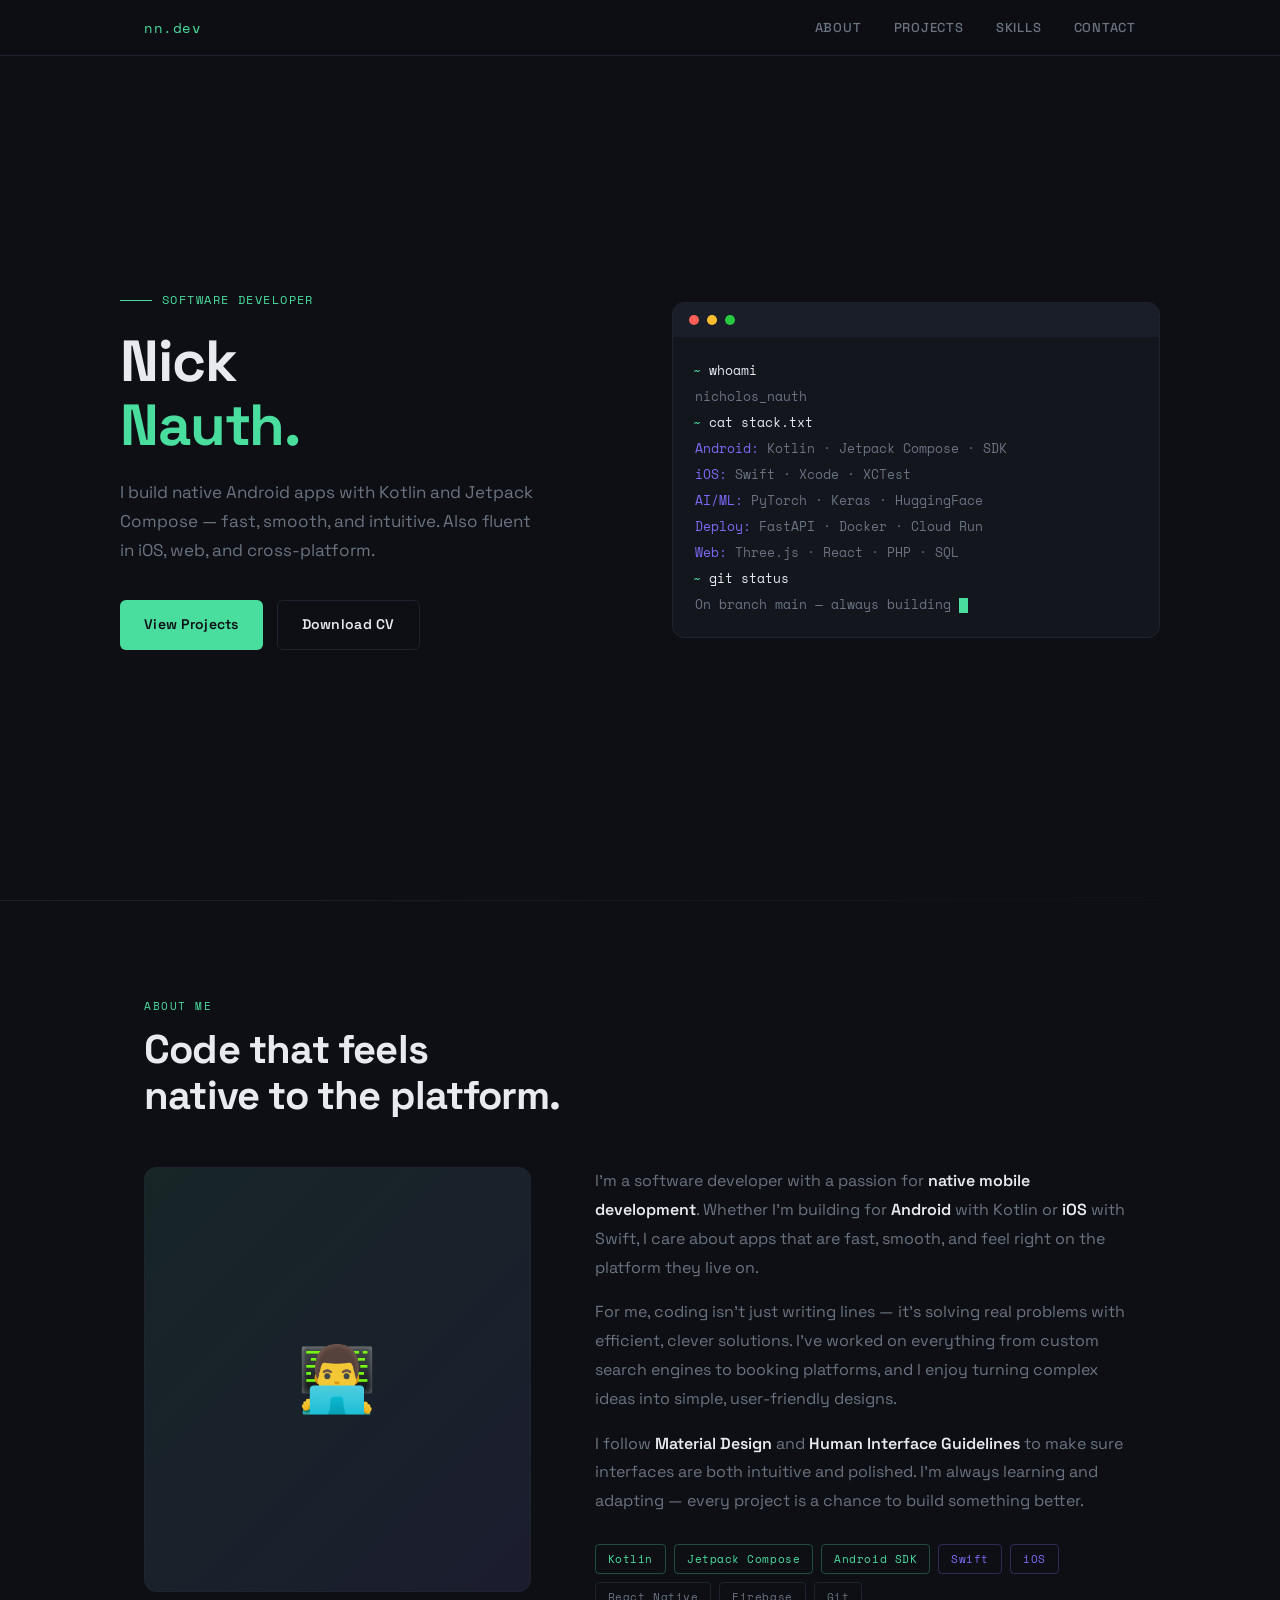
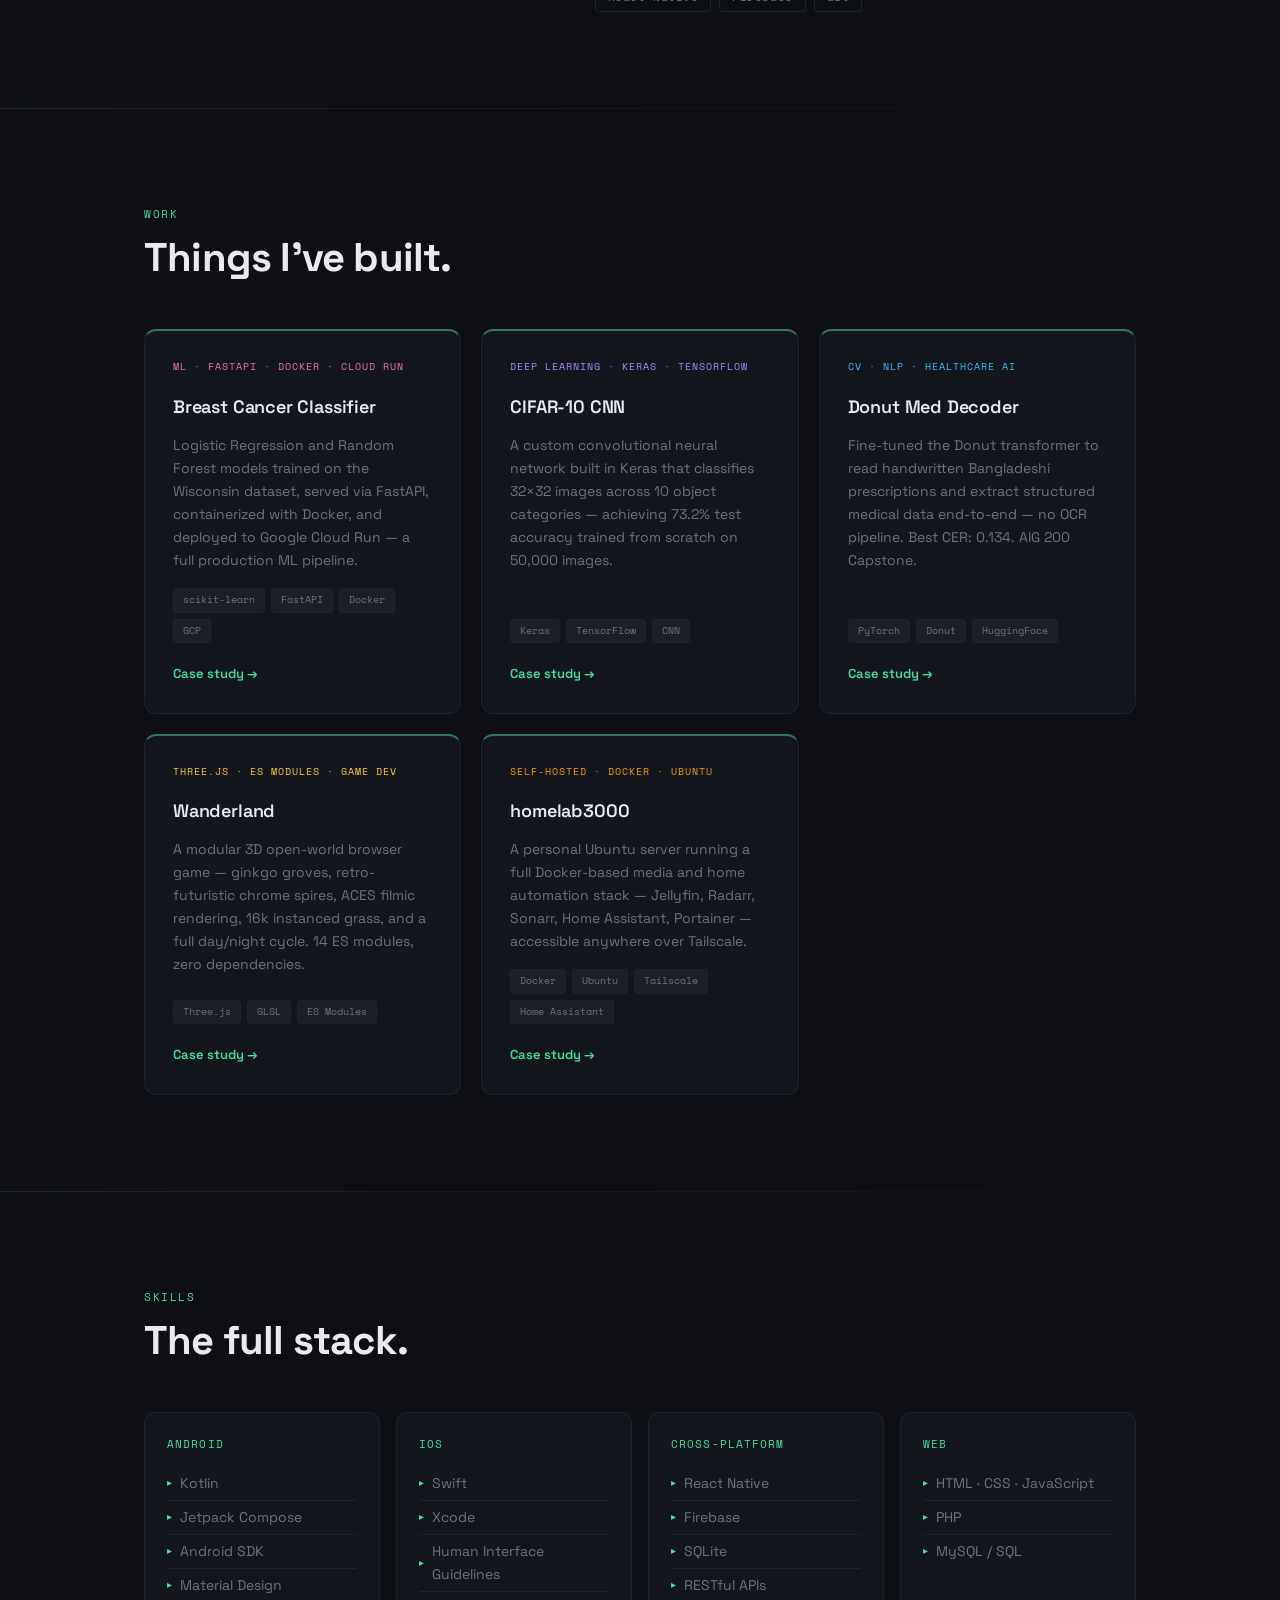
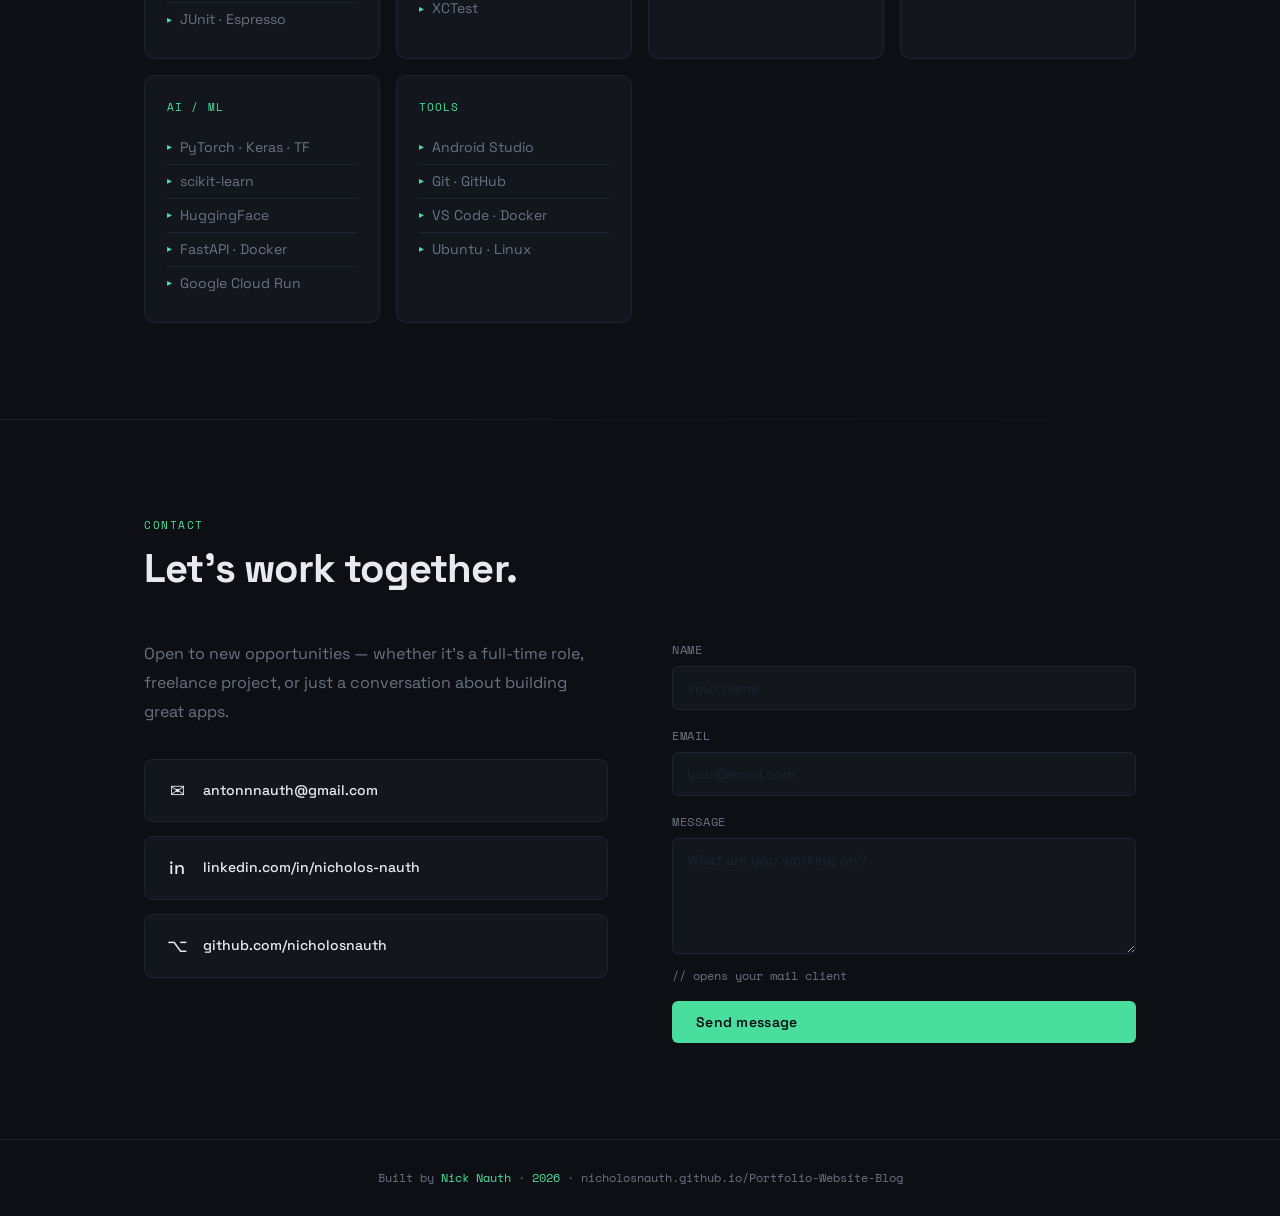
<file: legacy_backup_20251230_174232/index.html>
<!DOCTYPE html>
<html lang="en">
<head>
  <meta charset="UTF-8">
  <meta name="viewport" content="width=device-width, initial-scale=1.0">
  <title>Nick Nauth — Software Developer</title>
  <link rel="preconnect" href="https://fonts.googleapis.com">
  <link href="https://fonts.googleapis.com/css2?family=Space+Grotesk:wght@300;400;500;600;700&family=Space+Mono:wght@400;700&display=swap" rel="stylesheet">
  <style>
    *, *::before, *::after { box-sizing: border-box; margin: 0; padding: 0; }

    :root {
      --bg:       #0d0f14;
      --surface:  #13161d;
      --border:   #1e2330;
      --text:     #e8eaf0;
      --muted:    #6b7280;
      --accent:   #4ade9e;  /* terminal green — nods to Android/code */
      --accent2:  #7c6af7;  /* violet — iOS/Swift counterpart */
      --font-head: 'Space Grotesk', sans-serif;
      --font-mono: 'Space Mono', monospace;
    }

    html { scroll-behavior: smooth; }

    body {
      background: var(--bg);
      color: var(--text);
      font-family: var(--font-head);
      font-size: 16px;
      line-height: 1.65;
      -webkit-font-smoothing: antialiased;
    }

    a { color: inherit; text-decoration: none; }

    /* ── LAYOUT ── */
    .container { max-width: 1040px; margin: 0 auto; padding: 0 24px; }

    /* ── NAV ── */
    nav {
      position: fixed; top: 0; left: 0; right: 0; z-index: 100;
      background: rgba(13,15,20,0.88);
      backdrop-filter: blur(14px);
      border-bottom: 1px solid var(--border);
    }
    .nav-inner {
      display: flex; align-items: center; justify-content: space-between;
      padding: 16px 24px; max-width: 1040px; margin: 0 auto;
    }
    .nav-logo {
      font-family: var(--font-mono); font-size: 14px; color: var(--accent);
      letter-spacing: 0.04em;
    }
    .nav-links { display: flex; gap: 32px; }
    .nav-links a {
      font-size: 13px; font-weight: 500; letter-spacing: 0.06em;
      text-transform: uppercase; color: var(--muted);
      transition: color 0.2s;
    }
    .nav-links a:hover { color: var(--text); }

    /* ── HERO ── */
    #hero {
      min-height: 100vh;
      display: flex; align-items: center;
      padding: 120px 24px 80px;
      position: relative; overflow: hidden;
    }
    .hero-grid {
      display: grid; grid-template-columns: 1fr 1fr;
      gap: 64px; align-items: center;
      max-width: 1040px; margin: 0 auto; width: 100%;
    }
    .hero-eyebrow {
      font-family: var(--font-mono); font-size: 12px;
      color: var(--accent); letter-spacing: 0.12em;
      text-transform: uppercase; margin-bottom: 20px;
      display: flex; align-items: center; gap: 10px;
    }
    .hero-eyebrow::before {
      content: ''; display: block; width: 32px; height: 1px; background: var(--accent);
    }
    h1 {
      font-size: clamp(36px, 5vw, 58px);
      font-weight: 700; line-height: 1.1;
      letter-spacing: -0.02em; margin-bottom: 20px;
    }
    h1 span { color: var(--accent); }
    .hero-sub {
      font-size: 17px; color: var(--muted); line-height: 1.7;
      max-width: 420px; margin-bottom: 36px;
    }
    .hero-actions { display: flex; gap: 14px; flex-wrap: wrap; }
    .btn {
      display: inline-flex; align-items: center; gap: 8px;
      padding: 12px 24px; font-family: var(--font-head);
      font-size: 14px; font-weight: 600; letter-spacing: 0.02em;
      border-radius: 6px; cursor: pointer; transition: all 0.2s;
      border: none;
    }
    .btn-primary {
      background: var(--accent); color: #0d0f14;
    }
    .btn-primary:hover { background: #6bedb0; }
    .btn-ghost {
      background: transparent; color: var(--text);
      border: 1px solid var(--border);
    }
    .btn-ghost:hover { border-color: var(--accent); color: var(--accent); }

    /* hero terminal card */
    .hero-terminal {
      background: var(--surface);
      border: 1px solid var(--border);
      border-radius: 12px; overflow: hidden;
      font-family: var(--font-mono); font-size: 13px;
    }
    .terminal-bar {
      background: #1a1e28; padding: 12px 16px;
      display: flex; align-items: center; gap: 8px;
    }
    .dot { width: 10px; height: 10px; border-radius: 50%; }
    .dot-r { background: #ff5f57; }
    .dot-y { background: #ffbd2e; }
    .dot-g { background: #28ca41; }
    .terminal-body { padding: 20px; line-height: 2; }
    .t-prompt { color: var(--accent); }
    .t-cmd { color: var(--text); }
    .t-out { color: var(--muted); padding-left: 2px; }
    .t-hl { color: var(--accent2); }
    .t-cursor {
      display: inline-block; width: 9px; height: 15px;
      background: var(--accent); vertical-align: middle;
      animation: blink 1.1s step-end infinite;
    }
    @keyframes blink { 0%,100%{opacity:1} 50%{opacity:0} }

    /* ── SECTIONS ── */
    section { padding: 96px 0; }
    .section-label {
      font-family: var(--font-mono); font-size: 11px;
      color: var(--accent); letter-spacing: 0.14em;
      text-transform: uppercase; margin-bottom: 12px;
    }
    h2 {
      font-size: clamp(28px, 4vw, 40px);
      font-weight: 700; letter-spacing: -0.02em;
      margin-bottom: 48px; line-height: 1.15;
    }
    .divider {
      width: 100%; height: 1px;
      background: linear-gradient(90deg, var(--border), transparent);
    }

    /* ── ABOUT ── */
    .about-grid {
      display: grid; grid-template-columns: 1fr 1.4fr;
      gap: 64px; align-items: start;
    }
    .about-photo-wrap {
      position: relative; border-radius: 12px; overflow: hidden;
      aspect-ratio: 1 / 1.1;
      background: var(--surface); border: 1px solid var(--border);
    }
    .about-photo-wrap img {
      width: 100%; height: 100%; object-fit: cover; display: block;
    }
    .about-photo-fallback {
      width: 100%; height: 100%; display: flex; align-items: center;
      justify-content: center; font-size: 64px;
    }
    .about-photo-wrap::after {
      content: ''; position: absolute; inset: 0;
      background: linear-gradient(135deg, rgba(74,222,158,0.08), rgba(124,106,247,0.08));
      pointer-events: none;
    }
    .about-text p { color: var(--muted); margin-bottom: 16px; line-height: 1.8; }
    .about-text p strong { color: var(--text); font-weight: 600; }
    .tag-row { display: flex; flex-wrap: wrap; gap: 8px; margin-top: 28px; }
    .tag {
      font-family: var(--font-mono); font-size: 11px;
      padding: 5px 12px; border-radius: 4px;
      border: 1px solid var(--border); color: var(--muted);
      letter-spacing: 0.05em;
    }
    .tag-green { border-color: rgba(74,222,158,0.3); color: var(--accent); }
    .tag-purple { border-color: rgba(124,106,247,0.3); color: var(--accent2); }

    /* ── PROJECTS ── */
    .projects-grid {
      display: grid; grid-template-columns: repeat(auto-fill, minmax(300px, 1fr));
      gap: 20px;
    }
    .project-card {
      background: var(--surface); border: 1px solid var(--border);
      border-radius: 12px; padding: 28px;
      display: flex; flex-direction: column; gap: 12px;
      transition: border-color 0.2s, transform 0.2s;
    }
    .project-card:hover { border-color: rgba(74,222,158,0.4); transform: translateY(-2px); }
    .project-tag {
      font-family: var(--font-mono); font-size: 10px;
      letter-spacing: 0.1em; text-transform: uppercase;
      color: var(--accent); margin-bottom: 4px;
    }
    .project-card h3 {
      font-size: 18px; font-weight: 600; letter-spacing: -0.01em;
    }
    .project-card p { font-size: 14px; color: var(--muted); line-height: 1.65; flex: 1; }
    .project-stack {
      display: flex; flex-wrap: wrap; gap: 6px; margin-top: 4px;
    }
    .stack-pill {
      font-family: var(--font-mono); font-size: 10px;
      padding: 3px 9px; border-radius: 3px;
      background: rgba(255,255,255,0.04); color: var(--muted);
      border: 1px solid var(--border);
    }
    .project-link {
      display: inline-flex; align-items: center; gap: 6px;
      font-size: 13px; font-weight: 600; color: var(--accent);
      margin-top: 8px; transition: gap 0.2s;
    }
    .project-link:hover { gap: 10px; }

    /* ── SKILLS ── */
    .skills-grid {
      display: grid; grid-template-columns: repeat(auto-fill, minmax(220px, 1fr));
      gap: 16px;
    }
    .skill-group {
      background: var(--surface); border: 1px solid var(--border);
      border-radius: 10px; padding: 22px;
    }
    .skill-group-title {
      font-family: var(--font-mono); font-size: 11px;
      letter-spacing: 0.1em; text-transform: uppercase;
      color: var(--accent); margin-bottom: 14px;
    }
    .skill-group ul { list-style: none; }
    .skill-group li {
      font-size: 14px; color: var(--muted); padding: 5px 0;
      border-bottom: 1px solid var(--border);
      display: flex; align-items: center; gap: 8px;
    }
    .skill-group li:last-child { border-bottom: none; }
    .skill-group li::before { content: '▸'; color: var(--accent); font-size: 10px; }

    /* ── CONTACT ── */
    .contact-inner {
      display: grid; grid-template-columns: 1fr 1fr;
      gap: 64px; align-items: start;
    }
    .contact-text p { color: var(--muted); line-height: 1.8; margin-bottom: 32px; }
    .contact-links { display: flex; flex-direction: column; gap: 14px; }
    .contact-link {
      display: flex; align-items: center; gap: 14px;
      padding: 16px 20px;
      background: var(--surface); border: 1px solid var(--border);
      border-radius: 8px; font-size: 14px; font-weight: 500;
      transition: border-color 0.2s;
    }
    .contact-link:hover { border-color: var(--accent); color: var(--accent); }
    .contact-link-icon { font-size: 18px; width: 24px; text-align: center; }
    .contact-form { display: flex; flex-direction: column; gap: 16px; }
    .contact-form label { display: flex; flex-direction: column; gap: 6px; }
    .contact-form span { font-size: 12px; font-family: var(--font-mono); color: var(--muted); letter-spacing: 0.06em; text-transform: uppercase; }
    .contact-form input,
    .contact-form textarea {
      background: var(--surface); border: 1px solid var(--border);
      border-radius: 6px; padding: 12px 14px;
      color: var(--text); font-family: var(--font-head); font-size: 14px;
      transition: border-color 0.2s; outline: none; resize: vertical;
    }
    .contact-form input:focus,
    .contact-form textarea:focus { border-color: var(--accent); }
    .contact-form input::placeholder,
    .contact-form textarea::placeholder { color: var(--border); }
    .form-note {
      font-size: 12px; color: var(--muted); margin-top: -4px;
      font-family: var(--font-mono);
    }

    /* ── FOOTER ── */
    footer {
      border-top: 1px solid var(--border);
      padding: 28px 24px; text-align: center;
      font-family: var(--font-mono); font-size: 12px; color: var(--muted);
    }
    footer span { color: var(--accent); }

    /* ── SCROLL REVEAL ── */
    .reveal { opacity: 0; transform: translateY(22px); transition: opacity 0.55s ease, transform 0.55s ease; }
    .reveal.visible { opacity: 1; transform: none; }

    /* ── RESPONSIVE ── */
    @media (max-width: 768px) {
      .hero-grid, .about-grid, .contact-inner { grid-template-columns: 1fr; }
      .hero-terminal { display: none; }
      .nav-links { gap: 20px; }
      section { padding: 64px 0; }
    }
  </style>
</head>
<body>

<!-- NAV -->
<nav>
  <div class="nav-inner">
    <div class="nav-logo">nn.dev</div>
    <div class="nav-links">
      <a href="#about">About</a>
      <a href="#projects">Projects</a>
      <a href="#skills">Skills</a>
      <a href="#contact">Contact</a>
    </div>
  </div>
</nav>

<!-- HERO -->
<section id="hero">
  <div class="hero-grid">
    <div>
      <div class="hero-eyebrow">Software Developer</div>
      <h1>Nick<br><span>Nauth.</span></h1>
      <p class="hero-sub">
        I build native Android apps with Kotlin and Jetpack Compose — fast, 
        smooth, and intuitive. Also fluent in iOS, web, and cross-platform.
      </p>
      <div class="hero-actions">
        <a href="#projects" class="btn btn-primary">View Projects</a>
        <a href="Nicholos-Nauth-SE.pdf" download class="btn btn-ghost">Download CV</a>
      </div>
    </div>
    <div class="hero-terminal">
      <div class="terminal-bar">
        <div class="dot dot-r"></div>
        <div class="dot dot-y"></div>
        <div class="dot dot-g"></div>
      </div>
      <div class="terminal-body">
        <div><span class="t-prompt">~</span> <span class="t-cmd">whoami</span></div>
        <div class="t-out">nicholos_nauth</div>
        <div><span class="t-prompt">~</span> <span class="t-cmd">cat stack.txt</span></div>
        <div class="t-out"><span class="t-hl">Android:</span> Kotlin · Jetpack Compose · SDK</div>
        <div class="t-out"><span class="t-hl">iOS:</span> Swift · Xcode · XCTest</div>
        <div class="t-out"><span class="t-hl">AI/ML:</span> PyTorch · Keras · HuggingFace</div>
        <div class="t-out"><span class="t-hl">Deploy:</span> FastAPI · Docker · Cloud Run</div>
        <div class="t-out"><span class="t-hl">Web:</span> Three.js · React · PHP · SQL</div>
        <div><span class="t-prompt">~</span> <span class="t-cmd">git status</span></div>
        <div class="t-out">On branch main — always building <span class="t-cursor"></span></div>
      </div>
    </div>
  </div>
</section>

<div class="divider"></div>

<!-- ABOUT -->
<section id="about">
  <div class="container">
    <div class="reveal">
      <div class="section-label">About me</div>
      <h2>Code that feels<br>native to the platform.</h2>
    </div>
    <div class="about-grid">
      <div class="reveal about-photo-wrap">
        <div class="about-photo-fallback">👨‍💻</div>
      </div>
      <div class="reveal about-text">
        <p>
          I'm a software developer with a passion for <strong>native mobile development</strong>. 
          Whether I'm building for <strong>Android</strong> with Kotlin or <strong>iOS</strong> with Swift, 
          I care about apps that are fast, smooth, and feel right on the platform they live on.
        </p>
        <p>
          For me, coding isn't just writing lines — it's solving real problems with efficient, 
          clever solutions. I've worked on everything from custom search engines to booking platforms, 
          and I enjoy turning complex ideas into simple, user-friendly designs.
        </p>
        <p>
          I follow <strong>Material Design</strong> and <strong>Human Interface Guidelines</strong> to make sure 
          interfaces are both intuitive and polished. I'm always learning and adapting — every 
          project is a chance to build something better.
        </p>
        <div class="tag-row">
          <span class="tag tag-green">Kotlin</span>
          <span class="tag tag-green">Jetpack Compose</span>
          <span class="tag tag-green">Android SDK</span>
          <span class="tag tag-purple">Swift</span>
          <span class="tag tag-purple">iOS</span>
          <span class="tag">React Native</span>
          <span class="tag">Firebase</span>
          <span class="tag">Git</span>
        </div>
      </div>
    </div>
  </div>
</section>

<div class="divider"></div>

<!-- PROJECTS -->
<section id="projects">
  <div class="container">
    <div class="reveal">
      <div class="section-label">Work</div>
      <h2>Things I've built.</h2>
    </div>
    <div class="projects-grid">

      <!-- ── FEATURED (with dedicated pages) ── -->

      <div class="project-card reveal" style="border-top: 2px solid rgba(74,222,158,0.5);">
        <div class="project-tag" style="color:#e879a0;">ML · FastAPI · Docker · Cloud Run</div>
        <h3>Breast Cancer Classifier</h3>
        <p>Logistic Regression and Random Forest models trained on the Wisconsin dataset, served via FastAPI, containerized with Docker, and deployed to Google Cloud Run — a full production ML pipeline.</p>
        <div class="project-stack">
          <span class="stack-pill">scikit-learn</span>
          <span class="stack-pill">FastAPI</span>
          <span class="stack-pill">Docker</span>
          <span class="stack-pill">GCP</span>
        </div>
        <a href="breast-cancer-classifier.html" class="project-link">Case study →</a>
      </div>

      <div class="project-card reveal" style="border-top: 2px solid rgba(74,222,158,0.5);">
        <div class="project-tag" style="color:#a78bfa;">Deep Learning · Keras · TensorFlow</div>
        <h3>CIFAR-10 CNN</h3>
        <p>A custom convolutional neural network built in Keras that classifies 32×32 images across 10 object categories — achieving 73.2% test accuracy trained from scratch on 50,000 images.</p>
        <div class="project-stack">
          <span class="stack-pill">Keras</span>
          <span class="stack-pill">TensorFlow</span>
          <span class="stack-pill">CNN</span>
        </div>
        <a href="cifar10-cnn.html" class="project-link">Case study →</a>
      </div>

      <div class="project-card reveal" style="border-top: 2px solid rgba(74,222,158,0.5);">
        <div class="project-tag" style="color:#38bdf8;">CV · NLP · Healthcare AI</div>
        <h3>Donut Med Decoder</h3>
        <p>Fine-tuned the Donut transformer to read handwritten Bangladeshi prescriptions and extract structured medical data end-to-end — no OCR pipeline. Best CER: 0.134. AIG 200 Capstone.</p>
        <div class="project-stack">
          <span class="stack-pill">PyTorch</span>
          <span class="stack-pill">Donut</span>
          <span class="stack-pill">HuggingFace</span>
        </div>
        <a href="donut-med-decoder.html" class="project-link">Case study →</a>
      </div>

      <div class="project-card reveal" style="border-top: 2px solid rgba(74,222,158,0.5);">
        <div class="project-tag" style="color:#f5c842;">Three.js · ES Modules · Game Dev</div>
        <h3>Wanderland</h3>
        <p>A modular 3D open-world browser game — ginkgo groves, retro-futuristic chrome spires, ACES filmic rendering, 16k instanced grass, and a full day/night cycle. 14 ES modules, zero dependencies.</p>
        <div class="project-stack">
          <span class="stack-pill">Three.js</span>
          <span class="stack-pill">GLSL</span>
          <span class="stack-pill">ES Modules</span>
        </div>
        <a href="wanderland.html" class="project-link">Case study →</a>
      </div>

      <div class="project-card reveal" style="border-top: 2px solid rgba(74,222,158,0.5);">
        <div class="project-tag" style="color:#f59e0b;">Self-Hosted · Docker · Ubuntu</div>
        <h3>homelab3000</h3>
        <p>A personal Ubuntu server running a full Docker-based media and home automation stack — Jellyfin, Radarr, Sonarr, Home Assistant, Portainer — accessible anywhere over Tailscale.</p>
        <div class="project-stack">
          <span class="stack-pill">Docker</span>
          <span class="stack-pill">Ubuntu</span>
          <span class="stack-pill">Tailscale</span>
          <span class="stack-pill">Home Assistant</span>
        </div>
        <a href="homelab.html" class="project-link">Case study →</a>
      </div>

    </div>
  </div>
</section>

<div class="divider"></div>

<!-- SKILLS -->
<section id="skills">
  <div class="container">
    <div class="reveal">
      <div class="section-label">Skills</div>
      <h2>The full stack.</h2>
    </div>
    <div class="skills-grid">
      <div class="skill-group reveal">
        <div class="skill-group-title">Android</div>
        <ul>
          <li>Kotlin</li>
          <li>Jetpack Compose</li>
          <li>Android SDK</li>
          <li>Material Design</li>
          <li>JUnit · Espresso</li>
        </ul>
      </div>
      <div class="skill-group reveal">
        <div class="skill-group-title">iOS</div>
        <ul>
          <li>Swift</li>
          <li>Xcode</li>
          <li>Human Interface Guidelines</li>
          <li>XCTest</li>
        </ul>
      </div>
      <div class="skill-group reveal">
        <div class="skill-group-title">Cross-Platform</div>
        <ul>
          <li>React Native</li>
          <li>Firebase</li>
          <li>SQLite</li>
          <li>RESTful APIs</li>
        </ul>
      </div>
      <div class="skill-group reveal">
        <div class="skill-group-title">Web</div>
        <ul>
          <li>HTML · CSS · JavaScript</li>
          <li>PHP</li>
          <li>MySQL / SQL</li>
        </ul>
      </div>
      <div class="skill-group reveal">
        <div class="skill-group-title">AI / ML</div>
        <ul>
          <li>PyTorch · Keras · TF</li>
          <li>scikit-learn</li>
          <li>HuggingFace</li>
          <li>FastAPI · Docker</li>
          <li>Google Cloud Run</li>
        </ul>
      </div>
      <div class="skill-group reveal">
        <div class="skill-group-title">Tools</div>
        <ul>
          <li>Android Studio</li>
          <li>Git · GitHub</li>
          <li>VS Code · Docker</li>
          <li>Ubuntu · Linux</li>
        </ul>
      </div>
    </div>
  </div>
</section>

<div class="divider"></div>

<!-- CONTACT -->
<section id="contact">
  <div class="container">
    <div class="reveal">
      <div class="section-label">Contact</div>
      <h2>Let's work together.</h2>
    </div>
    <div class="contact-inner">
      <div class="reveal">
        <div class="contact-text">
          <p>Open to new opportunities — whether it's a full-time role, freelance project, or just a conversation about building great apps.</p>
        </div>
        <div class="contact-links">
          <a href="mailto:antonnnauth@gmail.com" class="contact-link">
            <span class="contact-link-icon">✉</span>
            antonnnauth@gmail.com
          </a>
          <a href="https://www.linkedin.com/in/nicholos-nauth" target="_blank" class="contact-link">
            <span class="contact-link-icon">in</span>
            linkedin.com/in/nicholos-nauth
          </a>
          <a href="https://github.com/nicholosnauth" target="_blank" class="contact-link">
            <span class="contact-link-icon">⌥</span>
            github.com/nicholosnauth
          </a>
        </div>
      </div>
      <form class="contact-form reveal" name="contact" onsubmit="handleSubmit(event)">
        <label>
          <span>Name</span>
          <input type="text" name="name" placeholder="Your name" required>
        </label>
        <label>
          <span>Email</span>
          <input type="email" name="email" placeholder="you@email.com" required>
        </label>
        <label>
          <span>Message</span>
          <textarea name="message" rows="5" placeholder="What are you working on?" required></textarea>
        </label>
        <p class="form-note">// opens your mail client</p>
        <button type="submit" class="btn btn-primary">Send message</button>
      </form>
    </div>
  </div>
</section>

<!-- FOOTER -->
<footer>
  <p>Built by <span>Nick Nauth</span> · <span id="year"></span> · nicholosnauth.github.io/Portfolio-Website-Blog</p>
</footer>

<script>
  // year
  document.getElementById('year').textContent = new Date().getFullYear();

  // contact form → mailto fallback (no server needed on GitHub Pages)
  function handleSubmit(e) {
    e.preventDefault();
    const f = e.target;
    const name = f.name.value, email = f.email.value, msg = f.message.value;
    window.location.href = `mailto:antonnnauth@gmail.com?subject=Portfolio contact from ${encodeURIComponent(name)}&body=${encodeURIComponent(msg + '\n\nFrom: ' + email)}`;
  }

  // scroll reveal
  const obs = new IntersectionObserver((entries) => {
    entries.forEach(en => { if (en.isIntersecting) { en.target.classList.add('visible'); obs.unobserve(en.target); } });
  }, { threshold: 0.12 });
  document.querySelectorAll('.reveal').forEach(el => obs.observe(el));
</script>
</body>
</html>
</file>
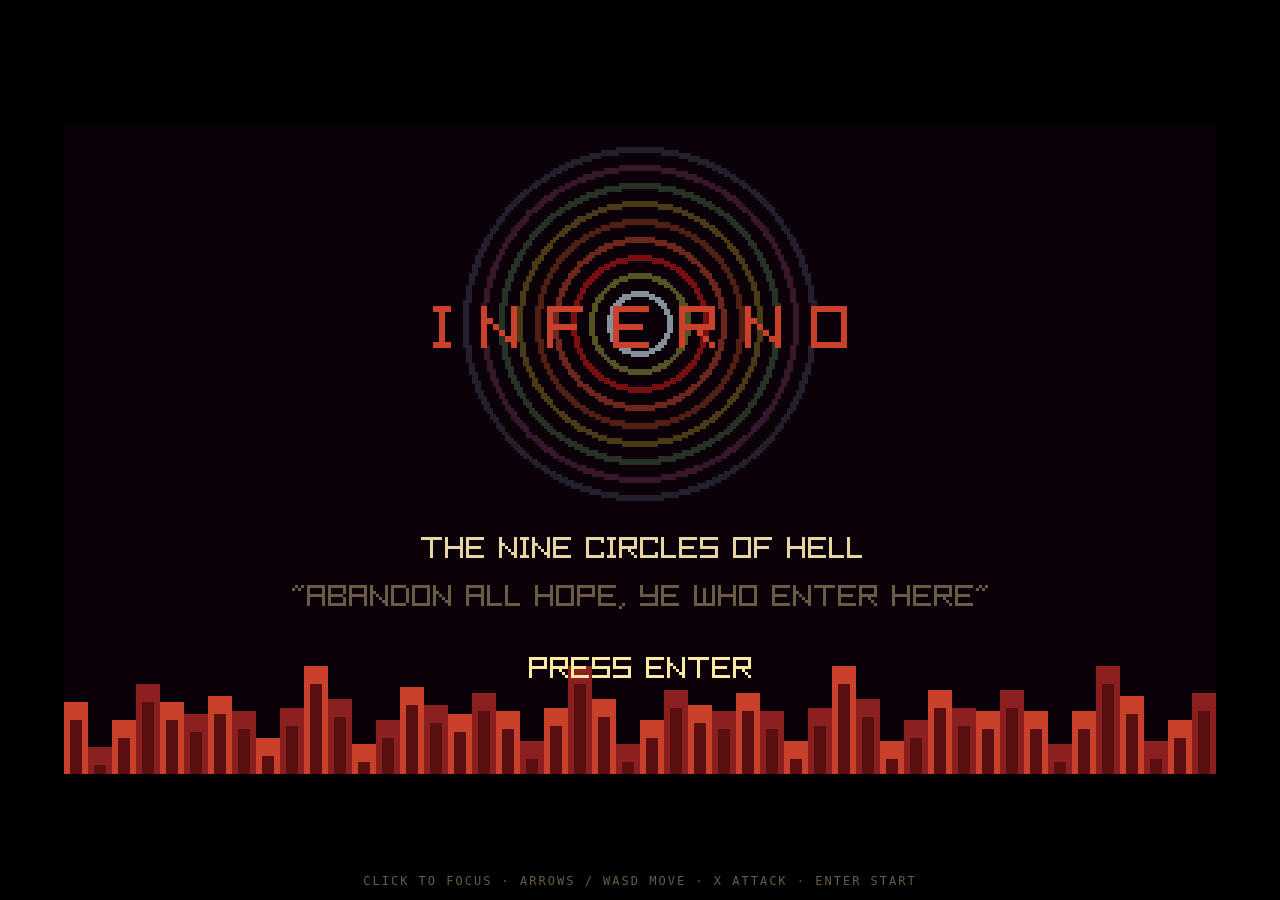
<file: games/inferno/index.html>
<!doctype html>
<html lang="en">
<head>
<meta charset="utf-8">
<meta name="viewport" content="width=device-width, initial-scale=1">
<title>INFERNO: The Nine Circles</title>
<style>
  html, body { margin: 0; height: 100%; background: #0a0208; overflow: hidden; }
  /* the canvas fills the frame; the game letterboxes itself inside */
  #canvas { display: block; width: 100vw; height: 100vh; image-rendering: pixelated; outline: none; }
  #hint { position: fixed; inset: auto 0 12px 0; text-align: center; color: #6b5a44;
          font: 12px monospace; letter-spacing: 2px; pointer-events: none; }
</style>
</head>
<body>
<canvas id="canvas" tabindex="0" oncontextmenu="event.preventDefault()"></canvas>
<div id="hint">CLICK TO FOCUS · ARROWS / WASD MOVE · X ATTACK · ENTER START</div>
<script>
  // raylib sizes the canvas to this page itself, so it fills an iframe of any size
  const canvas = document.getElementById('canvas');
  canvas.addEventListener('click', () => { canvas.focus(); document.getElementById('hint').style.display = 'none'; });
  // stop arrow keys / space scrolling the page this is embedded in
  addEventListener('keydown', e => { if ([' ','ArrowUp','ArrowDown','ArrowLeft','ArrowRight'].includes(e.key)) e.preventDefault(); });
  var Module = { canvas, print: console.log, printErr: console.warn };
</script>
<script src="inferno.js"></script>
</body>
</html>
</file>
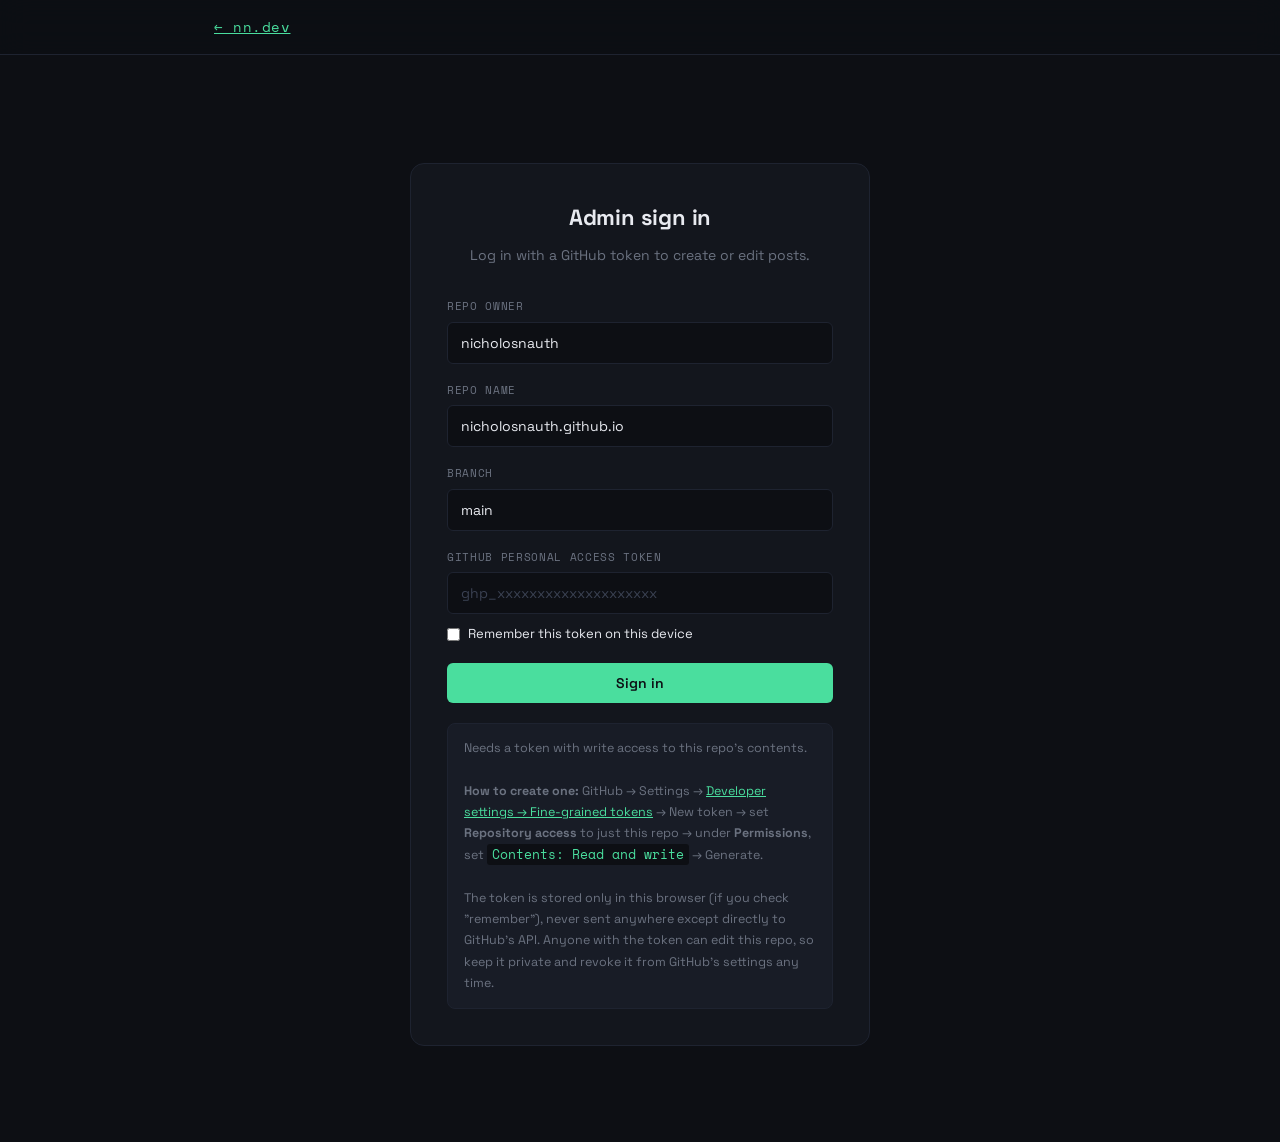
<file: admin.html>
<!DOCTYPE html>
<html lang="en">
<head>
<meta charset="UTF-8">
<meta name="viewport" content="width=device-width, initial-scale=1.0">
<meta name="robots" content="noindex, nofollow">
<title>Admin — nn.dev</title>
<link rel="preconnect" href="https://fonts.googleapis.com">
<link href="https://fonts.googleapis.com/css2?family=Space+Grotesk:wght@300;400;500;600;700&family=Space+Mono:wght@400;700&display=swap" rel="stylesheet">
<style>
  *, *::before, *::after { box-sizing: border-box; margin: 0; padding: 0; }
  :root {
    --bg: #0d0f14; --surface: #13161d; --surface2: #181c26; --border: #1e2330;
    --text: #e8eaf0; --muted: #6b7280; --accent: #4ade9e; --accent2: #7c6af7;
    --danger: #f87171;
    --font-head: 'Space Grotesk', sans-serif; --font-mono: 'Space Mono', monospace;
  }
  body { background: var(--bg); color: var(--text); font-family: var(--font-head); font-size: 15px; line-height: 1.6; -webkit-font-smoothing: antialiased; min-height: 100vh; }
  a { color: inherit; }
  .container { max-width: 900px; margin: 0 auto; padding: 0 24px; }

  nav { position: sticky; top: 0; z-index: 100; background: rgba(13,15,20,0.92); backdrop-filter: blur(14px); border-bottom: 1px solid var(--border); }
  .nav-inner { display: flex; align-items: center; justify-content: space-between; padding: 16px 24px; max-width: 900px; margin: 0 auto; }
  .nav-logo { font-family: var(--font-mono); font-size: 14px; color: var(--accent); letter-spacing: 0.04em; }
  .nav-right { display: flex; align-items: center; gap: 16px; font-family: var(--font-mono); font-size: 12px; color: var(--muted); }
  .nav-right button { font-family: var(--font-mono); font-size: 12px; }

  main { padding: 48px 0 96px; }
  h1 { font-size: 26px; font-weight: 700; margin-bottom: 8px; letter-spacing: -0.01em; }
  .sub { color: var(--muted); font-size: 14px; margin-bottom: 32px; }

  /* ── LOGIN ── */
  .login-card {
    max-width: 460px; margin: 60px auto 0; background: var(--surface);
    border: 1px solid var(--border); border-radius: 14px; padding: 36px;
  }
  .login-card h1 { font-size: 22px; text-align: center; }
  .login-card .sub { text-align: center; }
  label { display: block; font-family: var(--font-mono); font-size: 11px; color: var(--muted); letter-spacing: 0.06em; text-transform: uppercase; margin-bottom: 6px; }
  input[type="text"], input[type="password"], input[type="date"], input[type="number"], textarea {
    width: 100%; background: var(--bg); border: 1px solid var(--border); border-radius: 6px;
    padding: 11px 13px; color: var(--text); font-family: var(--font-head); font-size: 14px;
    outline: none; transition: border-color 0.2s; margin-bottom: 18px; resize: vertical;
  }
  input:focus, textarea:focus { border-color: var(--accent); }
  input::placeholder, textarea::placeholder { color: #3a4152; }
  .field-row { display: grid; grid-template-columns: 1fr 1fr; gap: 16px; }
  .checkbox-row { display: flex; align-items: center; gap: 8px; margin: -8px 0 18px; }
  .checkbox-row input { width: auto; margin: 0; }
  .checkbox-row label { margin: 0; text-transform: none; letter-spacing: 0; font-size: 13px; color: var(--text); font-family: var(--font-head); }

  .btn { display: inline-flex; align-items: center; justify-content: center; gap: 8px; padding: 11px 22px; font-family: var(--font-head); font-size: 14px; font-weight: 600; border-radius: 6px; cursor: pointer; border: none; transition: all 0.2s; }
  .btn-primary { background: var(--accent); color: #0d0f14; width: 100%; }
  .btn-primary:hover { background: #6bedb0; }
  .btn-ghost { background: transparent; color: var(--text); border: 1px solid var(--border); }
  .btn-ghost:hover { border-color: var(--accent); color: var(--accent); }
  .btn-danger { background: transparent; color: var(--danger); border: 1px solid rgba(248,113,113,0.3); }
  .btn-danger:hover { border-color: var(--danger); background: rgba(248,113,113,0.08); }
  .btn:disabled { opacity: 0.5; cursor: not-allowed; }
  .btn-sm { padding: 7px 14px; font-size: 12.5px; }

  .help-box { background: var(--surface2); border: 1px solid var(--border); border-radius: 8px; padding: 14px 16px; font-size: 12.5px; color: var(--muted); line-height: 1.7; margin-top: 20px; }
  .help-box code { font-family: var(--font-mono); background: var(--bg); padding: 1px 5px; border-radius: 3px; color: var(--accent); }
  .help-box a { color: var(--accent); text-decoration: underline; }

  .error-msg { background: rgba(248,113,113,0.08); border: 1px solid rgba(248,113,113,0.3); color: var(--danger); border-radius: 8px; padding: 12px 16px; font-size: 13px; margin-bottom: 18px; display: none; }
  .status-msg { background: rgba(74,222,158,0.08); border: 1px solid rgba(74,222,158,0.3); color: var(--accent); border-radius: 8px; padding: 12px 16px; font-size: 13px; margin-bottom: 18px; display: none; }

  /* ── DASHBOARD ── */
  .toolbar { display: flex; justify-content: space-between; align-items: center; margin-bottom: 24px; }
  .post-row {
    background: var(--surface); border: 1px solid var(--border); border-radius: 10px;
    padding: 18px 20px; display: flex; align-items: center; justify-content: space-between;
    gap: 16px; margin-bottom: 12px;
  }
  .post-row-info { min-width: 0; }
  .post-row-title { font-size: 15px; font-weight: 600; margin-bottom: 3px; white-space: nowrap; overflow: hidden; text-overflow: ellipsis; }
  .post-row-meta { font-family: var(--font-mono); font-size: 11px; color: var(--muted); }
  .post-row-actions { display: flex; gap: 8px; flex-shrink: 0; }
  .empty { text-align: center; padding: 50px 20px; color: var(--muted); border: 1px dashed var(--border); border-radius: 12px; font-family: var(--font-mono); font-size: 13px; }
  .loading { text-align: center; padding: 40px; color: var(--muted); font-family: var(--font-mono); font-size: 13px; }

  /* ── EDITOR ── */
  .editor-card { background: var(--surface); border: 1px solid var(--border); border-radius: 12px; padding: 28px; }
  .editor-card h2 { font-size: 18px; margin-bottom: 20px; }
  .legend { display: flex; flex-wrap: wrap; gap: 6px; margin-bottom: 8px; }
  .legend span { font-family: var(--font-mono); font-size: 10.5px; padding: 3px 8px; border-radius: 4px; background: rgba(255,255,255,0.04); border: 1px solid var(--border); color: var(--muted); }
  textarea.body-editor { min-height: 320px; font-family: var(--font-mono); font-size: 13px; line-height: 1.6; }
  .editor-actions { display: flex; gap: 10px; justify-content: flex-end; margin-top: 8px; }

  .hidden { display: none !important; }
  footer { border-top: 1px solid var(--border); padding: 24px; text-align: center; font-family: var(--font-mono); font-size: 11.5px; color: var(--muted); margin-top: 40px; }
</style>
</head>
<body>

<!-- ══════════════ LOGIN SCREEN ══════════════ -->
<div id="login-screen">
  <nav><div class="nav-inner"><a href="index.html" class="nav-logo">← nn.dev</a></div></nav>
  <main>
    <div class="login-card">
      <h1>Admin sign in</h1>
      <p class="sub">Log in with a GitHub token to create or edit posts.</p>

      <div class="error-msg" id="login-error"></div>

      <label for="repo-owner">Repo owner</label>
      <input type="text" id="repo-owner" value="nicholosnauth" placeholder="github username">
      <label for="repo-name">Repo name</label>
      <input type="text" id="repo-name" value="nicholosnauth.github.io" placeholder="repo name">
      <label for="repo-branch">Branch</label>
      <input type="text" id="repo-branch" value="main" placeholder="main">
      <label for="gh-token">GitHub personal access token</label>
      <input type="password" id="gh-token" placeholder="ghp_xxxxxxxxxxxxxxxxxxxx">

      <div class="checkbox-row">
        <input type="checkbox" id="remember-token">
        <label for="remember-token">Remember this token on this device</label>
      </div>

      <button class="btn btn-primary" id="login-btn">Sign in</button>

      <div class="help-box">
        Needs a token with write access to this repo's contents.<br><br>
        <strong>How to create one:</strong> GitHub → Settings →
        <a href="https://github.com/settings/tokens?type=beta" target="_blank">Developer settings → Fine-grained tokens</a>
        → New token → set <strong>Repository access</strong> to just this repo →
        under <strong>Permissions</strong>, set <code>Contents: Read and write</code> → Generate.<br><br>
        The token is stored only in this browser (if you check "remember"), never sent anywhere except
        directly to GitHub's API. Anyone with the token can edit this repo, so keep it private and
        revoke it from GitHub's settings any time.
      </div>
    </div>
  </main>
</div>

<!-- ══════════════ APP (DASHBOARD + EDITOR) ══════════════ -->
<div id="app" class="hidden">
  <nav>
    <div class="nav-inner">
      <a href="index.html" class="nav-logo">← nn.dev</a>
      <div class="nav-right">
        <span id="whoami"></span>
        <button class="btn btn-ghost btn-sm" id="logout-btn">Log out</button>
      </div>
    </div>
  </nav>

  <main class="container">
    <div class="status-msg" id="app-status"></div>
    <div class="error-msg" id="app-error"></div>

    <!-- DASHBOARD VIEW -->
    <div id="dashboard-view">
      <div class="toolbar">
        <div>
          <h1>Posts</h1>
          <p class="sub">Create, edit, or delete blog posts. Changes commit straight to your repo.</p>
        </div>
        <button class="btn btn-primary" id="new-post-btn" style="width:auto;">+ New post</button>
      </div>
      <div id="posts-list"><div class="loading">Loading posts…</div></div>
    </div>

    <!-- EDITOR VIEW -->
    <div id="editor-view" class="hidden">
      <div class="toolbar">
        <h1 id="editor-heading">New post</h1>
      </div>
      <div class="editor-card">
        <label for="f-title">Title</label>
        <input type="text" id="f-title" placeholder="Building an 8-bit Dante's Inferno in the browser">

        <div class="field-row">
          <div>
            <label for="f-tag">Category / tag</label>
            <input type="text" id="f-tag" placeholder="Devlog · Game Dev">
          </div>
          <div>
            <label for="f-date">Publish date</label>
            <input type="date" id="f-date">
          </div>
        </div>

        <div class="field-row">
          <div>
            <label for="f-readtime">Read time (minutes)</label>
            <input type="number" id="f-readtime" value="4" min="1">
          </div>
          <div>
            <label for="f-featured">Featured (full-width card)</label>
            <div class="checkbox-row" style="margin-top: 11px;">
              <input type="checkbox" id="f-featured">
              <label for="f-featured">Show as featured on blog index</label>
            </div>
          </div>
        </div>

        <label for="f-excerpt">Excerpt (shown on the blog list card)</label>
        <textarea id="f-excerpt" rows="3" placeholder="A short 1-2 sentence summary for the post card…"></textarea>

        <label for="f-body">Body (HTML)</label>
        <div class="legend">
          <span>&lt;p&gt;</span><span>&lt;h2&gt;</span><span>&lt;h3&gt;</span>
          <span>&lt;strong&gt;</span><span>&lt;a class="inline-link"&gt;</span>
          <span>&lt;ul&gt;&lt;li&gt;</span><span>&lt;blockquote&gt;</span>
          <span>&lt;pre&gt;&lt;code&gt;</span><span>&lt;img&gt;</span>
        </div>
        <textarea id="f-body" class="body-editor" placeholder="&lt;p class=&quot;lede&quot;&gt;Opening paragraph…&lt;/p&gt;

&lt;h2&gt;A section&lt;/h2&gt;
&lt;p&gt;More text…&lt;/p&gt;"></textarea>

        <div class="editor-actions">
          <button class="btn btn-ghost" id="cancel-edit-btn">Cancel</button>
          <button class="btn btn-danger hidden" id="delete-post-btn">Delete post</button>
          <button class="btn btn-primary" id="save-post-btn" style="width:auto;">Save & publish</button>
        </div>
      </div>
    </div>
  </main>

  <footer>nn.dev admin · commits go straight to your GitHub repo · no server, no database</footer>
</div>

<script>
/* ══════════════════════════════════════════════════════════════
   CONFIG / STATE
   ══════════════════════════════════════════════════════════════ */
let CFG = { owner: '', repo: '', branch: 'main', token: '' };
let currentEditFilename = null; // null = creating a new post

const $ = (id) => document.getElementById(id);

/* ══════════════════════════════════════════════════════════════
   GITHUB API HELPERS
   ══════════════════════════════════════════════════════════════ */
function apiBase() { return `https://api.github.com/repos/${CFG.owner}/${CFG.repo}`; }

async function ghRequest(path, options = {}) {
  const res = await fetch(`${apiBase()}${path}`, {
    ...options,
    headers: {
      'Authorization': `Bearer ${CFG.token}`,
      'Accept': 'application/vnd.github+json',
      ...(options.headers || {})
    }
  });
  if (!res.ok) {
    let msg = `GitHub API error (${res.status})`;
    try { const j = await res.json(); if (j.message) msg += `: ${j.message}`; } catch (e) {}
    throw new Error(msg);
  }
  return res.status === 204 ? null : res.json();
}

function utf8ToBase64(str) {
  const bytes = new TextEncoder().encode(str);
  let bin = '';
  bytes.forEach(b => bin += String.fromCharCode(b));
  return btoa(bin);
}
function base64ToUtf8(b64) {
  const bin = atob(b64.replace(/\n/g, ''));
  const bytes = new Uint8Array(bin.length);
  for (let i = 0; i < bin.length; i++) bytes[i] = bin.charCodeAt(i);
  return new TextDecoder().decode(bytes);
}

async function getFile(path) {
  // returns { content, sha } or null if not found
  try {
    const data = await ghRequest(`/contents/${encodeURIComponent(path)}?ref=${CFG.branch}`);
    return { content: base64ToUtf8(data.content), sha: data.sha };
  } catch (e) {
    if (e.message.includes('404')) return null;
    throw e;
  }
}

async function putFile(path, content, sha, message) {
  return ghRequest(`/contents/${encodeURIComponent(path)}`, {
    method: 'PUT',
    body: JSON.stringify({
      message,
      content: utf8ToBase64(content),
      branch: CFG.branch,
      ...(sha ? { sha } : {})
    })
  });
}

async function deleteFile(path, sha, message) {
  return ghRequest(`/contents/${encodeURIComponent(path)}`, {
    method: 'DELETE',
    body: JSON.stringify({ message, sha, branch: CFG.branch })
  });
}

/* ══════════════════════════════════════════════════════════════
   AUTH / SESSION
   ══════════════════════════════════════════════════════════════ */
function loadSavedSession() {
  const saved = localStorage.getItem('nn_admin_session');
  if (!saved) return null;
  try { return JSON.parse(saved); } catch (e) { return null; }
}

function saveSession(remember) {
  if (remember) {
    localStorage.setItem('nn_admin_session', JSON.stringify(CFG));
  } else {
    sessionStorage.setItem('nn_admin_session', JSON.stringify(CFG));
  }
}

function clearSession() {
  localStorage.removeItem('nn_admin_session');
  sessionStorage.removeItem('nn_admin_session');
}

async function tryLogin(cfg) {
  CFG = cfg;
  const me = await fetch('https://api.github.com/user', {
    headers: { 'Authorization': `Bearer ${CFG.token}`, 'Accept': 'application/vnd.github+json' }
  });
  if (!me.ok) throw new Error('Invalid or expired token.');
  const meJson = await me.json();
  // Verify repo access explicitly (throws if token can't see this repo)
  await ghRequest('');
  return meJson.login;
}

$('login-btn').addEventListener('click', async () => {
  const cfg = {
    owner: $('repo-owner').value.trim(),
    repo: $('repo-name').value.trim(),
    branch: $('repo-branch').value.trim() || 'main',
    token: $('gh-token').value.trim()
  };
  $('login-error').style.display = 'none';
  if (!cfg.owner || !cfg.repo || !cfg.token) {
    $('login-error').textContent = 'Please fill in owner, repo, and token.';
    $('login-error').style.display = 'block';
    return;
  }
  $('login-btn').disabled = true;
  $('login-btn').textContent = 'Signing in…';
  try {
    const login = await tryLogin(cfg);
    saveSession($('remember-token').checked);
    enterApp(login);
  } catch (e) {
    $('login-error').textContent = e.message || 'Could not sign in — check your token and repo access.';
    $('login-error').style.display = 'block';
  } finally {
    $('login-btn').disabled = false;
    $('login-btn').textContent = 'Sign in';
  }
});

$('logout-btn').addEventListener('click', () => {
  clearSession();
  location.reload();
});

function enterApp(login) {
  $('login-screen').classList.add('hidden');
  $('app').classList.remove('hidden');
  $('whoami').textContent = `${CFG.owner}/${CFG.repo} · @${login}`;
  showDashboard();
}

/* ══════════════════════════════════════════════════════════════
   STATUS / ERROR HELPERS
   ══════════════════════════════════════════════════════════════ */
function showStatus(msg) {
  const el = $('app-status');
  el.textContent = msg; el.style.display = 'block';
  $('app-error').style.display = 'none';
  setTimeout(() => el.style.display = 'none', 6000);
}
function showError(msg) {
  const el = $('app-error');
  el.textContent = msg; el.style.display = 'block';
  $('app-status').style.display = 'none';
}

/* ══════════════════════════════════════════════════════════════
   DASHBOARD — parse posts out of blog.html
   ══════════════════════════════════════════════════════════════ */
function parseCards(blogHtml) {
  const cards = [];
  const re = /<a href="([^"]+)" class="post-card([^"]*)"[^>]*data-post="([^"]+)"[\s\S]*?<span class="post-tag">([\s\S]*?)<\/span>[\s\S]*?<span class="post-date">([\s\S]*?)<\/span>[\s\S]*?<h3>([\s\S]*?)<\/h3>[\s\S]*?<p>([\s\S]*?)<\/p>[\s\S]*?<\/a>/g;
  let m;
  while ((m = re.exec(blogHtml)) !== null) {
    cards.push({
      href: m[1],
      featured: m[2].includes('featured'),
      filename: m[3],
      tag: m[4].trim(),
      date: m[5].trim(),
      title: m[6].trim(),
      excerpt: m[7].trim()
    });
  }
  return cards;
}

async function showDashboard() {
  $('dashboard-view').classList.remove('hidden');
  $('editor-view').classList.add('hidden');
  $('posts-list').innerHTML = '<div class="loading">Loading posts…</div>';
  try {
    const blogFile = await getFile('blog.html');
    if (!blogFile) throw new Error('Could not find blog.html in this repo.');
    const cards = parseCards(blogFile.content);
    if (cards.length === 0) {
      $('posts-list').innerHTML = '<div class="empty">// no posts yet — click "New post" to write one</div>';
      return;
    }
    $('posts-list').innerHTML = cards.map(c => `
      <div class="post-row">
        <div class="post-row-info">
          <div class="post-row-title">${escapeHtml(c.title)}</div>
          <div class="post-row-meta">${escapeHtml(c.date)} · ${escapeHtml(c.tag)}${c.featured ? ' · featured' : ''}</div>
        </div>
        <div class="post-row-actions">
          <a href="${escapeAttr(c.filename)}" target="_blank" class="btn btn-ghost btn-sm">View</a>
          <button class="btn btn-ghost btn-sm" data-edit="${escapeAttr(c.filename)}">Edit</button>
        </div>
      </div>
    `).join('');
    $('posts-list').querySelectorAll('[data-edit]').forEach(btn => {
      btn.addEventListener('click', () => openEditor(btn.getAttribute('data-edit')));
    });
  } catch (e) {
    $('posts-list').innerHTML = '';
    showError(e.message);
  }
}

function escapeHtml(s) { return s.replace(/[&<>"']/g, c => ({'&':'&amp;','<':'&lt;','>':'&gt;','"':'&quot;',"'":'&#39;'}[c])); }
function escapeAttr(s) { return escapeHtml(s); }

/* ══════════════════════════════════════════════════════════════
   EDITOR — new / edit / delete
   ══════════════════════════════════════════════════════════════ */
function slugify(title) {
  return title.toLowerCase().trim()
    .replace(/[^a-z0-9\s-]/g, '')
    .replace(/\s+/g, '-')
    .replace(/-+/g, '-')
    .slice(0, 60);
}

function todayStr() {
  const d = new Date();
  return d.toISOString().slice(0, 10);
}

function formatDisplayDate(dateStr, readMin) {
  const d = new Date(dateStr + 'T00:00:00');
  const opts = { month: 'short', day: 'numeric', year: 'numeric' };
  return `${d.toLocaleDateString('en-US', opts)} · ${readMin} min read`;
}

$('new-post-btn').addEventListener('click', () => openEditor(null));
$('cancel-edit-btn').addEventListener('click', showDashboard);

async function openEditor(filename) {
  currentEditFilename = filename;
  $('dashboard-view').classList.add('hidden');
  $('editor-view').classList.remove('hidden');
  $('delete-post-btn').classList.toggle('hidden', !filename);

  if (!filename) {
    $('editor-heading').textContent = 'New post';
    $('f-title').value = '';
    $('f-tag').value = '';
    $('f-date').value = todayStr();
    $('f-readtime').value = 4;
    $('f-featured').checked = false;
    $('f-excerpt').value = '';
    $('f-body').value = '';
    return;
  }

  $('editor-heading').textContent = 'Edit post';
  try {
    const [postFile, blogFile] = await Promise.all([getFile(filename), getFile('blog.html')]);
    if (!postFile) throw new Error(`Could not find ${filename}`);
    const cards = parseCards(blogFile.content);
    const card = cards.find(c => c.filename === filename) || {};

    const titleMatch = postFile.content.match(/<h1>([\s\S]*?)<\/h1>/);
    const tagMatch = postFile.content.match(/<div class="post-tag">([\s\S]*?)<\/div>/);
    const bodyMatch = postFile.content.match(/<div id="post-body">([\s\S]*?)<\/div>\s*<div class="post-nav">/);

    $('f-title').value = titleMatch ? titleMatch[1].trim() : (card.title || '');
    $('f-tag').value = tagMatch ? tagMatch[1].trim() : (card.tag || '');
    $('f-date').value = todayStr(); // publish date isn't stored structurally; defaults to today, edit if needed
    $('f-readtime').value = 4;
    $('f-featured').checked = !!card.featured;
    $('f-excerpt').value = card.excerpt || '';
    $('f-body').value = bodyMatch ? bodyMatch[1].trim() : '';
  } catch (e) {
    showError(e.message);
    showDashboard();
  }
}

function buildPostHtml({ title, tag, dateDisplay, bodyHtml }) {
  return `<!DOCTYPE html>
<html lang="en">
<head>
  <meta charset="UTF-8">
  <meta name="viewport" content="width=device-width, initial-scale=1.0">
  <title>Nick Nauth — ${escapeHtml(title)}</title>
  <link rel="preconnect" href="https://fonts.googleapis.com">
  <link href="https://fonts.googleapis.com/css2?family=Space+Grotesk:wght@300;400;500;600;700&family=Space+Mono:wght@400;700&display=swap" rel="stylesheet">
  <style>
    *, *::before, *::after { box-sizing: border-box; margin: 0; padding: 0; }
    :root {
      --bg: #0d0f14; --surface: #13161d; --border: #1e2330; --text: #e8eaf0;
      --muted: #6b7280; --accent: #4ade9e; --accent2: #7c6af7;
      --font-head: 'Space Grotesk', sans-serif; --font-mono: 'Space Mono', monospace;
    }
    html { scroll-behavior: smooth; }
    body { background: var(--bg); color: var(--text); font-family: var(--font-head); font-size: 16px; line-height: 1.65; -webkit-font-smoothing: antialiased; }
    a { color: inherit; text-decoration: none; }
    .container { max-width: 760px; margin: 0 auto; padding: 0 24px; }
    nav { position: fixed; top: 0; left: 0; right: 0; z-index: 100; background: rgba(13,15,20,0.88); backdrop-filter: blur(14px); border-bottom: 1px solid var(--border); }
    .nav-inner { display: flex; align-items: center; justify-content: space-between; padding: 16px 24px; max-width: 1040px; margin: 0 auto; }
    .nav-logo { font-family: var(--font-mono); font-size: 14px; color: var(--accent); letter-spacing: 0.04em; }
    .nav-links { display: flex; gap: 32px; }
    .nav-links a { font-size: 13px; font-weight: 500; letter-spacing: 0.06em; text-transform: uppercase; color: var(--muted); transition: color 0.2s; }
    .nav-links a:hover { color: var(--text); }
    .post-header { padding: 150px 24px 50px; }
    .post-tag { font-family: var(--font-mono); font-size: 12px; color: var(--accent); letter-spacing: 0.12em; text-transform: uppercase; margin-bottom: 20px; display: flex; align-items: center; gap: 10px; }
    .post-tag::before { content: ''; display: block; width: 32px; height: 1px; background: var(--accent); }
    .post-header h1 { font-size: clamp(30px, 5vw, 46px); font-weight: 700; line-height: 1.15; letter-spacing: -0.02em; margin-bottom: 18px; }
    .post-date { font-family: var(--font-mono); font-size: 13px; color: var(--muted); }
    .divider { width: 100%; height: 1px; background: linear-gradient(90deg, var(--border), transparent); margin: 0 auto; max-width: 760px; }
    article { padding: 56px 0 96px; }
    article h2 { font-size: 24px; font-weight: 700; letter-spacing: -0.01em; margin: 40px 0 16px; }
    article h2:first-child { margin-top: 0; }
    article h3 { font-size: 18px; font-weight: 600; margin: 28px 0 12px; color: var(--text); }
    article p { font-size: 16px; color: var(--text); line-height: 1.85; margin-bottom: 20px; }
    article p.lede { font-size: 18px; color: var(--muted); }
    article strong { color: var(--text); font-weight: 600; }
    article a.inline-link { color: var(--accent); border-bottom: 1px solid rgba(74,222,158,0.3); }
    article a.inline-link:hover { border-color: var(--accent); }
    article ul, article ol { margin: 0 0 20px 22px; color: var(--text); }
    article li { margin-bottom: 8px; line-height: 1.7; }
    article li::marker { color: var(--accent); }
    article blockquote { border-left: 3px solid var(--accent); padding: 4px 0 4px 20px; margin: 28px 0; color: var(--muted); font-style: italic; font-size: 16px; }
    article code { font-family: var(--font-mono); font-size: 13.5px; background: var(--surface); border: 1px solid var(--border); padding: 2px 6px; border-radius: 4px; color: var(--accent); }
    article pre { background: var(--surface); border: 1px solid var(--border); border-radius: 10px; padding: 20px; overflow-x: auto; margin: 24px 0; }
    article pre code { background: none; border: none; padding: 0; color: var(--text); font-size: 13.5px; line-height: 1.7; }
    article img { max-width: 100%; border-radius: 10px; border: 1px solid var(--border); margin: 24px 0; display: block; }
    article figcaption { font-family: var(--font-mono); font-size: 12px; color: var(--muted); text-align: center; margin-top: -14px; margin-bottom: 24px; }
    .post-nav { display: flex; justify-content: space-between; align-items: center; padding-top: 32px; margin-top: 40px; border-top: 1px solid var(--border); }
    .post-nav a { font-size: 13px; font-weight: 600; color: var(--accent); display: inline-flex; align-items: center; gap: 6px; }
    footer { border-top: 1px solid var(--border); padding: 28px 24px; text-align: center; font-family: var(--font-mono); font-size: 12px; color: var(--muted); }
    footer span { color: var(--accent); }
    @media (max-width: 768px) { .nav-links { gap: 18px; } .post-header { padding: 130px 24px 40px; } }
  </style>
</head>
<body>

<nav>
  <div class="nav-inner">
    <a href="index.html" class="nav-logo">← nn.dev</a>
    <div class="nav-links">
      <a href="blog.html">Blog</a>
      <a href="index.html#contact">Contact</a>
    </div>
  </div>
</nav>

<header class="post-header container">
  <div class="post-tag">${tag}</div>
  <h1>${title}</h1>
  <div class="post-date">${dateDisplay}</div>
</header>

<div class="divider"></div>

<article class="container">
  <div id="post-body">
  ${bodyHtml}
  </div>

  <div class="post-nav">
    <a href="blog.html">← Back to all posts</a>
  </div>
</article>

<footer>
  <p>Built by <span>Nick Nauth</span> · <span id="year"></span> · <a href="index.html">← back to portfolio</a></p>
</footer>

<script>
  document.getElementById('year').textContent = new Date().getFullYear();
<\/script>
</body>
</html>
`;
}

function buildCardHtml({ filename, title, tag, dateDisplay, excerpt, featured }) {
  return `      <a href="${filename}" class="post-card${featured ? ' featured' : ''} reveal" data-post="${filename}">
        <div class="post-meta">
          <span class="post-tag">${tag}</span>
          <span class="post-date">${dateDisplay}</span>
        </div>
        <h3>${title}</h3>
        <p>
          ${excerpt}
        </p>
        <span class="post-link">Read post →</span>
      </a>`;
}

async function upsertCardInBlogHtml(blogFile, cardData, isNew) {
  let content = blogFile.content;
  const cardRe = new RegExp(`\\s*<a href="${cardData.filename.replace(/[.*+?^${}()|[\\]\\\\]/g, '\\\\$&')}"[\\s\\S]*?data-post="${cardData.filename.replace(/[.*+?^${}()|[\\]\\\\]/g, '\\\\$&')}"[\\s\\S]*?<\\/a>`);
  const newCard = '\n' + buildCardHtml(cardData) + '\n';

  if (isNew) {
    const marker = '<!-- END POST CARDS — add new <a class="post-card reveal"> blocks above this line -->';
    if (!content.includes(marker)) throw new Error('Could not find insertion marker in blog.html — has it been edited manually?');
    content = content.replace(marker, newCard + '\n      ' + marker);
  } else {
    if (!cardRe.test(content)) throw new Error(`Could not find existing card for ${cardData.filename} in blog.html`);
    content = content.replace(cardRe, newCard);
  }
  return content;
}

async function removeCardFromBlogHtml(blogFile, filename) {
  const escaped = filename.replace(/[.*+?^${}()|[\]\\]/g, '\\$&');
  const cardRe = new RegExp(`\\s*<a href="${escaped}"[\\s\\S]*?data-post="${escaped}"[\\s\\S]*?<\\/a>`);
  if (!cardRe.test(blogFile.content)) throw new Error(`Could not find card for ${filename} to remove.`);
  return blogFile.content.replace(cardRe, '');
}

$('save-post-btn').addEventListener('click', async () => {
  const title = $('f-title').value.trim();
  const tag = $('f-tag').value.trim();
  const dateVal = $('f-date').value;
  const readMin = parseInt($('f-readtime').value, 10) || 4;
  const featured = $('f-featured').checked;
  const excerpt = $('f-excerpt').value.trim();
  const bodyHtml = $('f-body').value.trim();

  if (!title || !tag || !dateVal || !excerpt || !bodyHtml) {
    showError('Please fill in title, tag, date, excerpt, and body before saving.');
    return;
  }

  $('save-post-btn').disabled = true;
  $('save-post-btn').textContent = 'Saving…';
  try {
    const isNew = !currentEditFilename;
    const filename = isNew ? `blog-${dateVal}-${slugify(title)}.html` : currentEditFilename;
    const dateDisplay = formatDisplayDate(dateVal, readMin);

    // 1. Write the post file itself
    const existingPost = isNew ? null : await getFile(filename);
    const postHtml = buildPostHtml({ title, tag, dateDisplay, bodyHtml });
    await putFile(filename, postHtml, existingPost ? existingPost.sha : null,
      isNew ? `Add post: ${title}` : `Update post: ${title}`);

    // 2. Update blog.html's card grid
    const blogFile = await getFile('blog.html');
    if (!blogFile) throw new Error('blog.html not found in repo.');
    const newContent = await upsertCardInBlogHtml(
      blogFile,
      { filename, title, tag, dateDisplay, excerpt, featured },
      isNew
    );
    await putFile('blog.html', newContent, blogFile.sha, `Update blog index for: ${title}`);

    showStatus(`Saved! "${title}" is now live at ${filename}`);
    currentEditFilename = null;
    showDashboard();
  } catch (e) {
    showError(e.message || 'Something went wrong while saving.');
  } finally {
    $('save-post-btn').disabled = false;
    $('save-post-btn').textContent = 'Save & publish';
  }
});

$('delete-post-btn').addEventListener('click', async () => {
  if (!currentEditFilename) return;
  if (!confirm(`Delete "${currentEditFilename}" permanently? This can't be undone from here.`)) return;

  $('delete-post-btn').disabled = true;
  $('delete-post-btn').textContent = 'Deleting…';
  try {
    const postFile = await getFile(currentEditFilename);
    if (postFile) await deleteFile(currentEditFilename, postFile.sha, `Delete post: ${currentEditFilename}`);

    const blogFile = await getFile('blog.html');
    const newContent = await removeCardFromBlogHtml(blogFile, currentEditFilename);
    await putFile('blog.html', newContent, blogFile.sha, `Remove post from index: ${currentEditFilename}`);

    showStatus('Post deleted.');
    currentEditFilename = null;
    showDashboard();
  } catch (e) {
    showError(e.message || 'Could not delete this post.');
  } finally {
    $('delete-post-btn').disabled = false;
    $('delete-post-btn').textContent = 'Delete post';
  }
});

/* ══════════════════════════════════════════════════════════════
   INIT
   ══════════════════════════════════════════════════════════════ */
(function init() {
  const saved = loadSavedSession();
  if (saved && saved.token) {
    CFG = saved;
    tryLogin(saved).then(login => enterApp(login)).catch(() => {
      clearSession();
    });
  }
})();
</script>
</body>
</html>
</file>
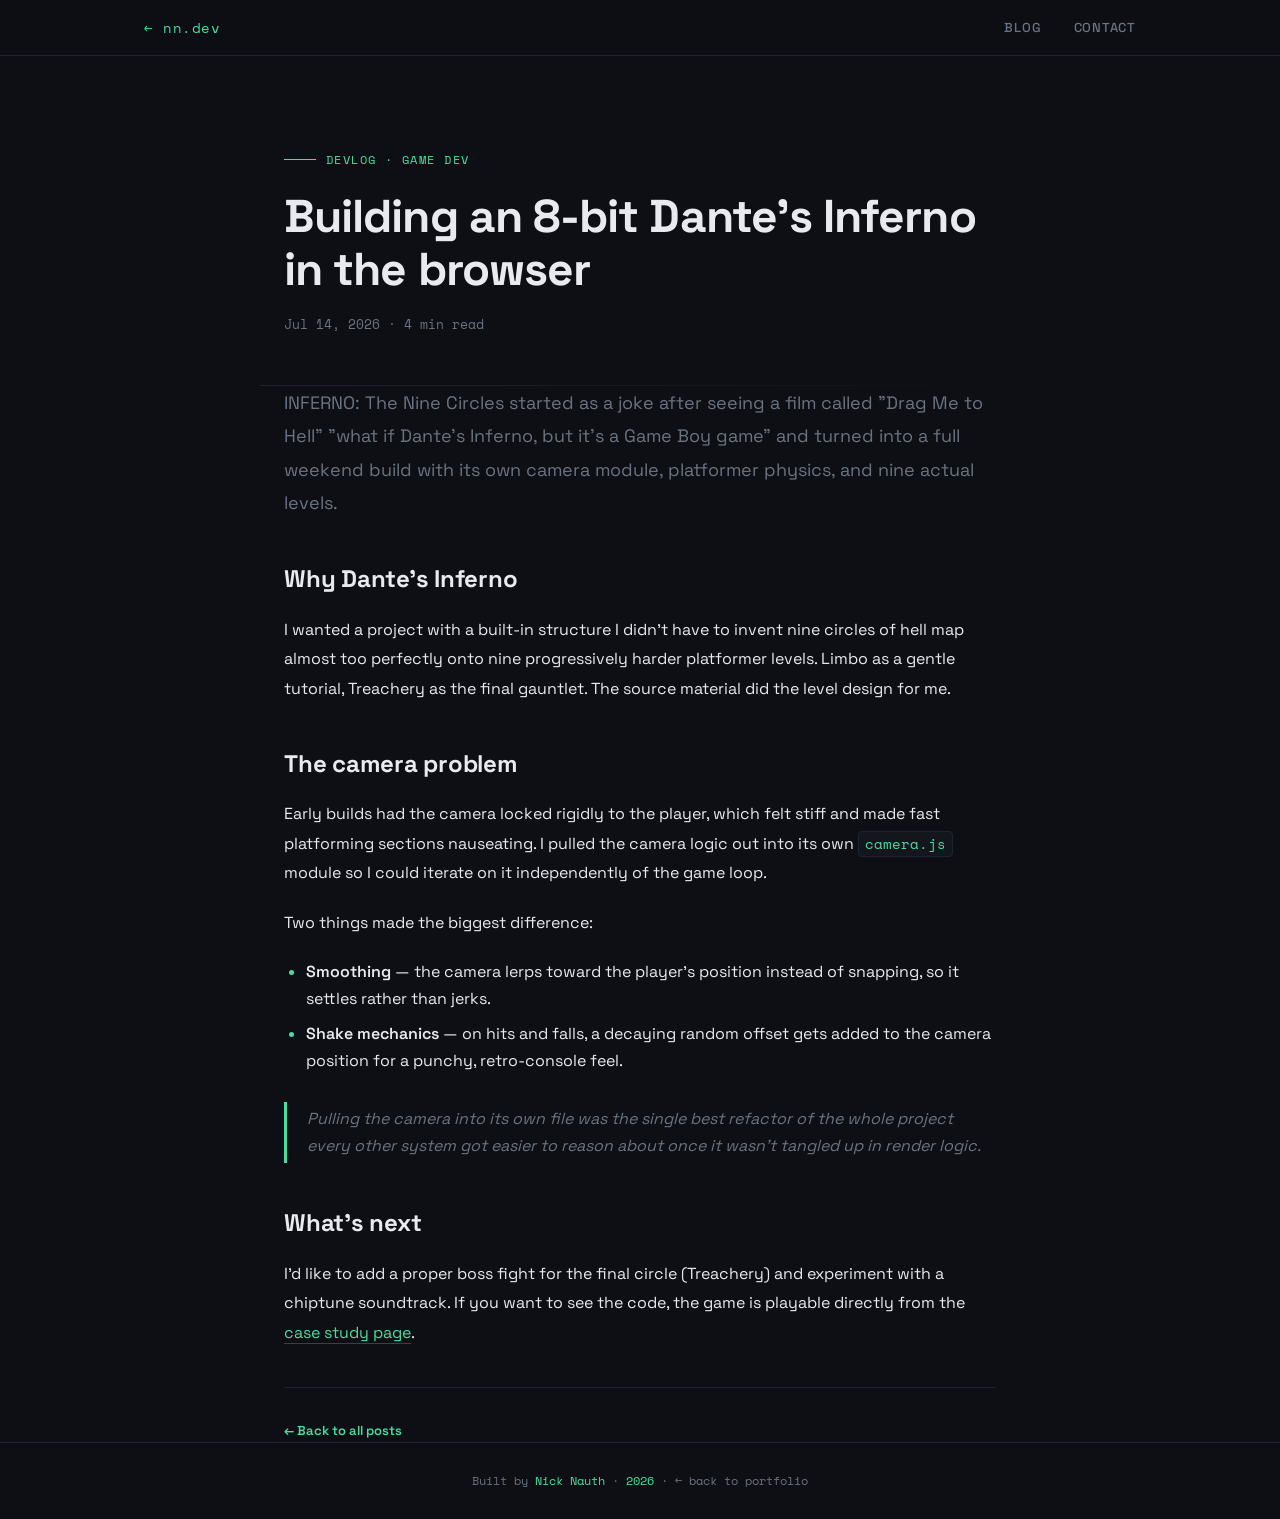
<file: blog-2026-07-11-dantes-inferno-devlog.html>
<!DOCTYPE html>
<html lang="en">
<head>
  <meta charset="UTF-8">
  <meta name="viewport" content="width=device-width, initial-scale=1.0">
  <title>Nick Nauth — Building an 8-bit Dante&#39;s Inferno in the browser</title>
  <link rel="preconnect" href="https://fonts.googleapis.com">
  <link href="https://fonts.googleapis.com/css2?family=Space+Grotesk:wght@300;400;500;600;700&family=Space+Mono:wght@400;700&display=swap" rel="stylesheet">
  <style>
    *, *::before, *::after { box-sizing: border-box; margin: 0; padding: 0; }
    :root {
      --bg: #0d0f14; --surface: #13161d; --border: #1e2330; --text: #e8eaf0;
      --muted: #6b7280; --accent: #4ade9e; --accent2: #7c6af7;
      --font-head: 'Space Grotesk', sans-serif; --font-mono: 'Space Mono', monospace;
    }
    html { scroll-behavior: smooth; }
    body { background: var(--bg); color: var(--text); font-family: var(--font-head); font-size: 16px; line-height: 1.65; -webkit-font-smoothing: antialiased; }
    a { color: inherit; text-decoration: none; }
    .container { max-width: 760px; margin: 0 auto; padding: 0 24px; }
    nav { position: fixed; top: 0; left: 0; right: 0; z-index: 100; background: rgba(13,15,20,0.88); backdrop-filter: blur(14px); border-bottom: 1px solid var(--border); }
    .nav-inner { display: flex; align-items: center; justify-content: space-between; padding: 16px 24px; max-width: 1040px; margin: 0 auto; }
    .nav-logo { font-family: var(--font-mono); font-size: 14px; color: var(--accent); letter-spacing: 0.04em; }
    .nav-links { display: flex; gap: 32px; }
    .nav-links a { font-size: 13px; font-weight: 500; letter-spacing: 0.06em; text-transform: uppercase; color: var(--muted); transition: color 0.2s; }
    .nav-links a:hover { color: var(--text); }
    .post-header { padding: 150px 24px 50px; }
    .post-tag { font-family: var(--font-mono); font-size: 12px; color: var(--accent); letter-spacing: 0.12em; text-transform: uppercase; margin-bottom: 20px; display: flex; align-items: center; gap: 10px; }
    .post-tag::before { content: ''; display: block; width: 32px; height: 1px; background: var(--accent); }
    .post-header h1 { font-size: clamp(30px, 5vw, 46px); font-weight: 700; line-height: 1.15; letter-spacing: -0.02em; margin-bottom: 18px; }
    .post-date { font-family: var(--font-mono); font-size: 13px; color: var(--muted); }
    .divider { width: 100%; height: 1px; background: linear-gradient(90deg, var(--border), transparent); margin: 0 auto; max-width: 760px; }
    article { padding: 56px 0 96px; }
    article h2 { font-size: 24px; font-weight: 700; letter-spacing: -0.01em; margin: 40px 0 16px; }
    article h2:first-child { margin-top: 0; }
    article h3 { font-size: 18px; font-weight: 600; margin: 28px 0 12px; color: var(--text); }
    article p { font-size: 16px; color: var(--text); line-height: 1.85; margin-bottom: 20px; }
    article p.lede { font-size: 18px; color: var(--muted); }
    article strong { color: var(--text); font-weight: 600; }
    article a.inline-link { color: var(--accent); border-bottom: 1px solid rgba(74,222,158,0.3); }
    article a.inline-link:hover { border-color: var(--accent); }
    article ul, article ol { margin: 0 0 20px 22px; color: var(--text); }
    article li { margin-bottom: 8px; line-height: 1.7; }
    article li::marker { color: var(--accent); }
    article blockquote { border-left: 3px solid var(--accent); padding: 4px 0 4px 20px; margin: 28px 0; color: var(--muted); font-style: italic; font-size: 16px; }
    article code { font-family: var(--font-mono); font-size: 13.5px; background: var(--surface); border: 1px solid var(--border); padding: 2px 6px; border-radius: 4px; color: var(--accent); }
    article pre { background: var(--surface); border: 1px solid var(--border); border-radius: 10px; padding: 20px; overflow-x: auto; margin: 24px 0; }
    article pre code { background: none; border: none; padding: 0; color: var(--text); font-size: 13.5px; line-height: 1.7; }
    article img { max-width: 100%; border-radius: 10px; border: 1px solid var(--border); margin: 24px 0; display: block; }
    article figcaption { font-family: var(--font-mono); font-size: 12px; color: var(--muted); text-align: center; margin-top: -14px; margin-bottom: 24px; }
    .post-nav { display: flex; justify-content: space-between; align-items: center; padding-top: 32px; margin-top: 40px; border-top: 1px solid var(--border); }
    .post-nav a { font-size: 13px; font-weight: 600; color: var(--accent); display: inline-flex; align-items: center; gap: 6px; }
    footer { border-top: 1px solid var(--border); padding: 28px 24px; text-align: center; font-family: var(--font-mono); font-size: 12px; color: var(--muted); }
    footer span { color: var(--accent); }
    @media (max-width: 768px) { .nav-links { gap: 18px; } .post-header { padding: 130px 24px 40px; } }
  </style>
</head>
<body>

<nav>
  <div class="nav-inner">
    <a href="index.html" class="nav-logo">← nn.dev</a>
    <div class="nav-links">
      <a href="blog.html">Blog</a>
      <a href="index.html#contact">Contact</a>
    </div>
  </div>
</nav>

<header class="post-header container">
  <div class="post-tag">Devlog · Game Dev</div>
  <h1>Building an 8-bit Dante's Inferno in the browser</h1>
  <div class="post-date">Jul 14, 2026 · 4 min read</div>
</header>

<div class="divider"></div>

<article class="container">
  <div id="post-body">
  <p class="lede">
    INFERNO: The Nine Circles started as a joke after seeing a film called "Drag Me to Hell" "what if Dante's Inferno,
    but it's a Game Boy game" and turned into a full weekend build with its
    own camera module, platformer physics, and nine actual levels.
  </p>

  <h2>Why Dante's Inferno</h2>
  <p>
    I wanted a project with a built-in structure I didn't have to invent
    nine circles of hell map almost too perfectly onto nine progressively
    harder platformer levels. Limbo as a gentle tutorial, Treachery as the
    final gauntlet. The source material did the level design for me.
  </p>

  <h2>The camera problem</h2>
  <p>
    Early builds had the camera locked rigidly to the player, which felt
    stiff and made fast platforming sections nauseating. I pulled the camera
    logic out into its own <code>camera.js</code> module so I could iterate
    on it independently of the game loop.
  </p>
  <p>
    Two things made the biggest difference:
  </p>
  <ul>
    <li><strong>Smoothing</strong> — the camera lerps toward the player's position instead of snapping, so it settles rather than jerks.</li>
    <li><strong>Shake mechanics</strong> — on hits and falls, a decaying random offset gets added to the camera position for a punchy, retro-console feel.</li>
  </ul>

  <blockquote>
    Pulling the camera into its own file was the single best refactor of the
    whole project  every other system got easier to reason about once it
    wasn't tangled up in render logic.
  </blockquote>

  <h2>What's next</h2>
  <p>
    I'd like to add a proper boss fight for the final circle (Treachery) and
    experiment with a chiptune soundtrack. If you want to see the code, the
    game is playable directly from the
    <a href="dantes-inferno-8bit.html" class="inline-link">case study page</a>.
  </p>
  </div>

  <div class="post-nav">
    <a href="blog.html">← Back to all posts</a>
  </div>
</article>

<footer>
  <p>Built by <span>Nick Nauth</span> · <span id="year"></span> · <a href="index.html">← back to portfolio</a></p>
</footer>

<script>
  document.getElementById('year').textContent = new Date().getFullYear();
</script>
</body>
</html>
</file>
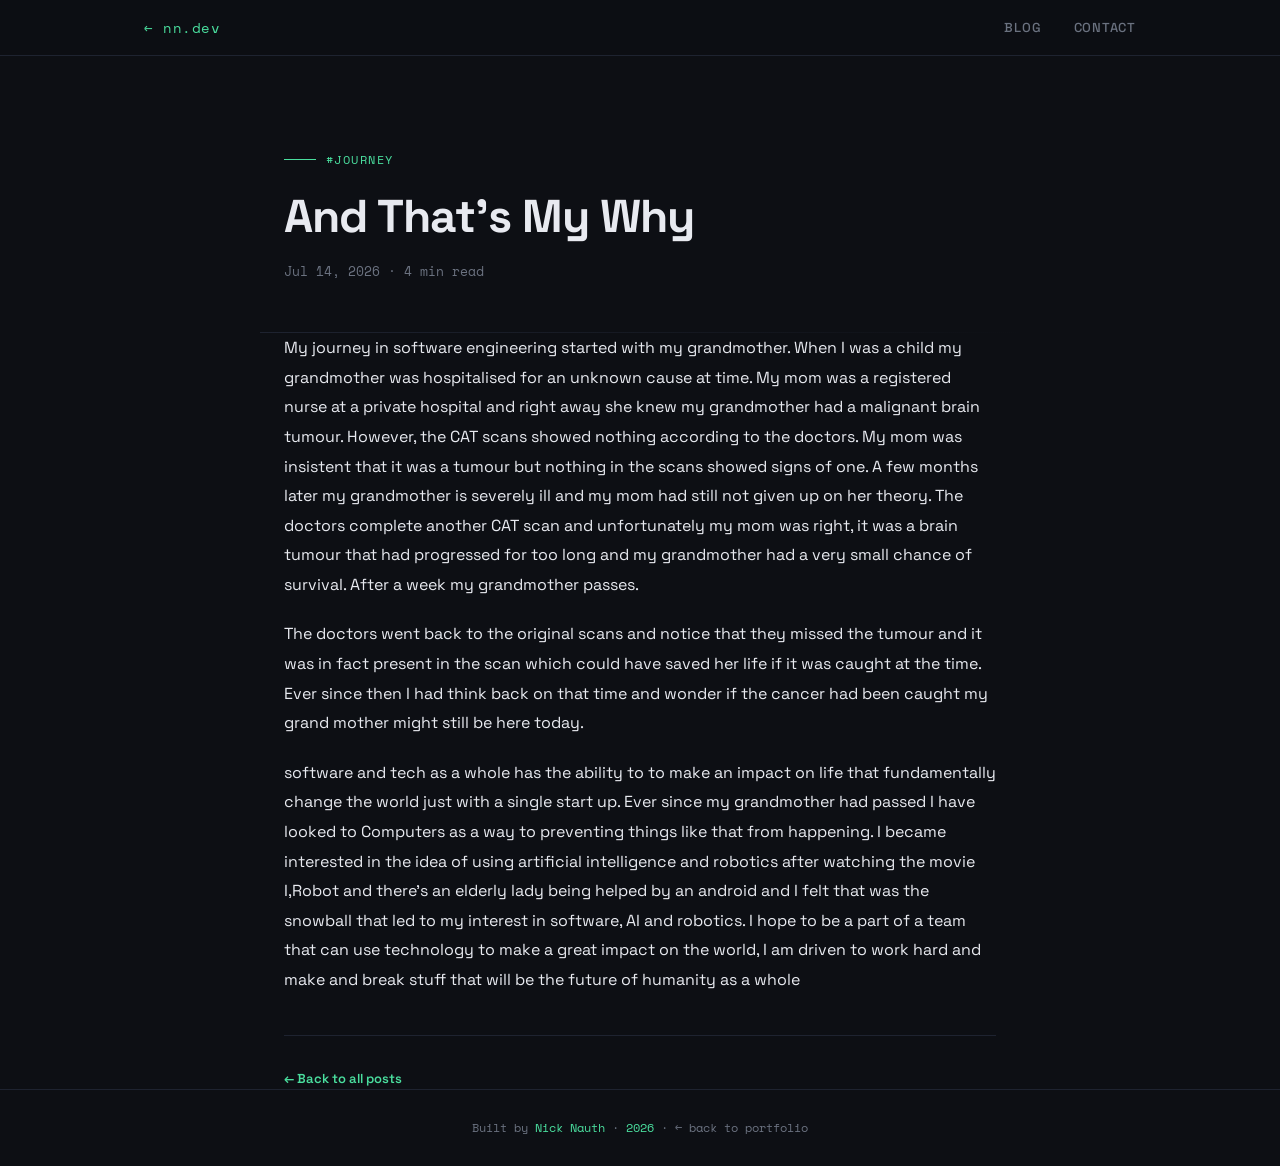
<file: blog-2026-07-14-documentation.html>
<!DOCTYPE html>
<html lang="en">
<head>
  <meta charset="UTF-8">
  <meta name="viewport" content="width=device-width, initial-scale=1.0">
  <title>Nick Nauth — And That&#39;s My Why</title>
  <link rel="preconnect" href="https://fonts.googleapis.com">
  <link href="https://fonts.googleapis.com/css2?family=Space+Grotesk:wght@300;400;500;600;700&family=Space+Mono:wght@400;700&display=swap" rel="stylesheet">
  <style>
    *, *::before, *::after { box-sizing: border-box; margin: 0; padding: 0; }
    :root {
      --bg: #0d0f14; --surface: #13161d; --border: #1e2330; --text: #e8eaf0;
      --muted: #6b7280; --accent: #4ade9e; --accent2: #7c6af7;
      --font-head: 'Space Grotesk', sans-serif; --font-mono: 'Space Mono', monospace;
    }
    html { scroll-behavior: smooth; }
    body { background: var(--bg); color: var(--text); font-family: var(--font-head); font-size: 16px; line-height: 1.65; -webkit-font-smoothing: antialiased; }
    a { color: inherit; text-decoration: none; }
    .container { max-width: 760px; margin: 0 auto; padding: 0 24px; }
    nav { position: fixed; top: 0; left: 0; right: 0; z-index: 100; background: rgba(13,15,20,0.88); backdrop-filter: blur(14px); border-bottom: 1px solid var(--border); }
    .nav-inner { display: flex; align-items: center; justify-content: space-between; padding: 16px 24px; max-width: 1040px; margin: 0 auto; }
    .nav-logo { font-family: var(--font-mono); font-size: 14px; color: var(--accent); letter-spacing: 0.04em; }
    .nav-links { display: flex; gap: 32px; }
    .nav-links a { font-size: 13px; font-weight: 500; letter-spacing: 0.06em; text-transform: uppercase; color: var(--muted); transition: color 0.2s; }
    .nav-links a:hover { color: var(--text); }
    .post-header { padding: 150px 24px 50px; }
    .post-tag { font-family: var(--font-mono); font-size: 12px; color: var(--accent); letter-spacing: 0.12em; text-transform: uppercase; margin-bottom: 20px; display: flex; align-items: center; gap: 10px; }
    .post-tag::before { content: ''; display: block; width: 32px; height: 1px; background: var(--accent); }
    .post-header h1 { font-size: clamp(30px, 5vw, 46px); font-weight: 700; line-height: 1.15; letter-spacing: -0.02em; margin-bottom: 18px; }
    .post-date { font-family: var(--font-mono); font-size: 13px; color: var(--muted); }
    .divider { width: 100%; height: 1px; background: linear-gradient(90deg, var(--border), transparent); margin: 0 auto; max-width: 760px; }
    article { padding: 56px 0 96px; }
    article h2 { font-size: 24px; font-weight: 700; letter-spacing: -0.01em; margin: 40px 0 16px; }
    article h2:first-child { margin-top: 0; }
    article h3 { font-size: 18px; font-weight: 600; margin: 28px 0 12px; color: var(--text); }
    article p { font-size: 16px; color: var(--text); line-height: 1.85; margin-bottom: 20px; }
    article p.lede { font-size: 18px; color: var(--muted); }
    article strong { color: var(--text); font-weight: 600; }
    article a.inline-link { color: var(--accent); border-bottom: 1px solid rgba(74,222,158,0.3); }
    article a.inline-link:hover { border-color: var(--accent); }
    article ul, article ol { margin: 0 0 20px 22px; color: var(--text); }
    article li { margin-bottom: 8px; line-height: 1.7; }
    article li::marker { color: var(--accent); }
    article blockquote { border-left: 3px solid var(--accent); padding: 4px 0 4px 20px; margin: 28px 0; color: var(--muted); font-style: italic; font-size: 16px; }
    article code { font-family: var(--font-mono); font-size: 13.5px; background: var(--surface); border: 1px solid var(--border); padding: 2px 6px; border-radius: 4px; color: var(--accent); }
    article pre { background: var(--surface); border: 1px solid var(--border); border-radius: 10px; padding: 20px; overflow-x: auto; margin: 24px 0; }
    article pre code { background: none; border: none; padding: 0; color: var(--text); font-size: 13.5px; line-height: 1.7; }
    article img { max-width: 100%; border-radius: 10px; border: 1px solid var(--border); margin: 24px 0; display: block; }
    article figcaption { font-family: var(--font-mono); font-size: 12px; color: var(--muted); text-align: center; margin-top: -14px; margin-bottom: 24px; }
    .post-nav { display: flex; justify-content: space-between; align-items: center; padding-top: 32px; margin-top: 40px; border-top: 1px solid var(--border); }
    .post-nav a { font-size: 13px; font-weight: 600; color: var(--accent); display: inline-flex; align-items: center; gap: 6px; }
    footer { border-top: 1px solid var(--border); padding: 28px 24px; text-align: center; font-family: var(--font-mono); font-size: 12px; color: var(--muted); }
    footer span { color: var(--accent); }
    @media (max-width: 768px) { .nav-links { gap: 18px; } .post-header { padding: 130px 24px 40px; } }
  </style>
</head>
<body>

<nav>
  <div class="nav-inner">
    <a href="index.html" class="nav-logo">← nn.dev</a>
    <div class="nav-links">
      <a href="blog.html">Blog</a>
      <a href="index.html#contact">Contact</a>
    </div>
  </div>
</nav>

<header class="post-header container">
  <div class="post-tag">#journey</div>
  <h1>And That's My Why</h1>
  <div class="post-date">Jul 14, 2026 · 4 min read</div>
</header>

<div class="divider"></div>

<article class="container">
  <div id="post-body">
  <p>My journey in software engineering started with my grandmother. When I was a child my grandmother was hospitalised for an unknown cause at time. My mom was a registered nurse at a private hospital and right away she knew my grandmother had a malignant brain tumour. However, the CAT scans showed nothing according to the doctors. My mom was insistent that it was a tumour but nothing in the scans showed signs of one. A few months later my grandmother is severely ill and my mom had still not given up on her theory. The doctors complete another CAT scan and unfortunately my mom was right, it was a brain tumour that had progressed for too long and my grandmother had a very small chance of survival. After a week my grandmother passes.</p>
<p>The doctors went back to the original scans and notice that they missed the tumour and it was in fact present in the scan which could have saved her life if it was caught at the time. Ever since then I had think back on that time and wonder if the cancer had been caught my grand mother might still be here today.</p>


<p>software and tech as a whole has the ability to to make an impact on life that fundamentally change the world just with a single start up. Ever since my grandmother had passed I have looked to Computers as a way to preventing things like that from happening. I became interested in the idea of using artificial intelligence and robotics after watching the movie I,Robot and there's an elderly lady being helped by an android and I felt that was the snowball that led to my interest in software, AI and robotics. I hope to be a part of a team that can use technology to make a great impact on the world, I am driven to work hard and make and break stuff that will be the future of humanity as a whole</p>
  </div>

  <div class="post-nav">
    <a href="blog.html">← Back to all posts</a>
  </div>
</article>

<footer>
  <p>Built by <span>Nick Nauth</span> · <span id="year"></span> · <a href="index.html">← back to portfolio</a></p>
</footer>

<script>
  document.getElementById('year').textContent = new Date().getFullYear();
</script>
</body>
</html>
</file>
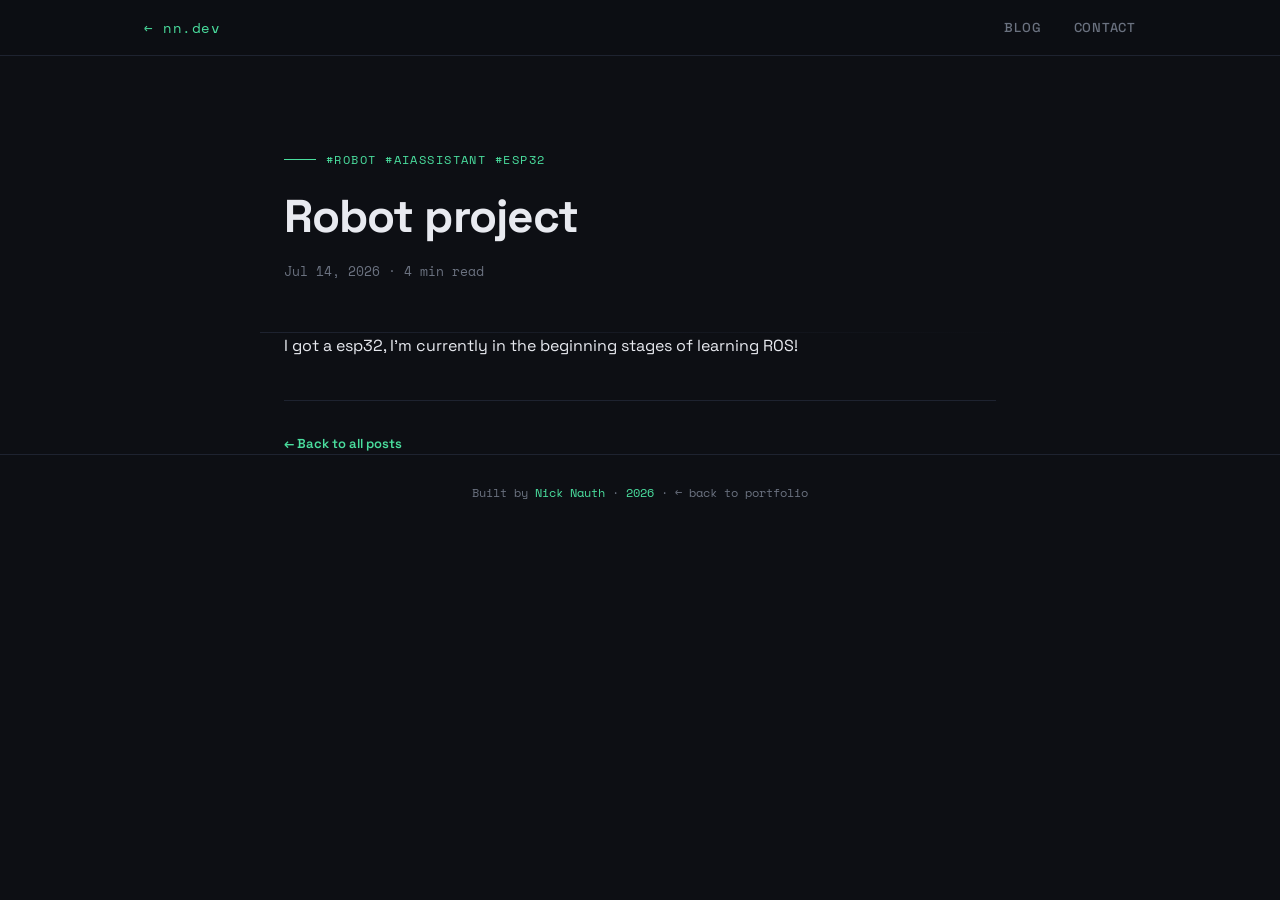
<file: blog-2026-07-14-robot-project.html>
<!DOCTYPE html>
<html lang="en">
<head>
  <meta charset="UTF-8">
  <meta name="viewport" content="width=device-width, initial-scale=1.0">
  <title>Nick Nauth — Robot project</title>
  <link rel="preconnect" href="https://fonts.googleapis.com">
  <link href="https://fonts.googleapis.com/css2?family=Space+Grotesk:wght@300;400;500;600;700&family=Space+Mono:wght@400;700&display=swap" rel="stylesheet">
  <style>
    *, *::before, *::after { box-sizing: border-box; margin: 0; padding: 0; }
    :root {
      --bg: #0d0f14; --surface: #13161d; --border: #1e2330; --text: #e8eaf0;
      --muted: #6b7280; --accent: #4ade9e; --accent2: #7c6af7;
      --font-head: 'Space Grotesk', sans-serif; --font-mono: 'Space Mono', monospace;
    }
    html { scroll-behavior: smooth; }
    body { background: var(--bg); color: var(--text); font-family: var(--font-head); font-size: 16px; line-height: 1.65; -webkit-font-smoothing: antialiased; }
    a { color: inherit; text-decoration: none; }
    .container { max-width: 760px; margin: 0 auto; padding: 0 24px; }
    nav { position: fixed; top: 0; left: 0; right: 0; z-index: 100; background: rgba(13,15,20,0.88); backdrop-filter: blur(14px); border-bottom: 1px solid var(--border); }
    .nav-inner { display: flex; align-items: center; justify-content: space-between; padding: 16px 24px; max-width: 1040px; margin: 0 auto; }
    .nav-logo { font-family: var(--font-mono); font-size: 14px; color: var(--accent); letter-spacing: 0.04em; }
    .nav-links { display: flex; gap: 32px; }
    .nav-links a { font-size: 13px; font-weight: 500; letter-spacing: 0.06em; text-transform: uppercase; color: var(--muted); transition: color 0.2s; }
    .nav-links a:hover { color: var(--text); }
    .post-header { padding: 150px 24px 50px; }
    .post-tag { font-family: var(--font-mono); font-size: 12px; color: var(--accent); letter-spacing: 0.12em; text-transform: uppercase; margin-bottom: 20px; display: flex; align-items: center; gap: 10px; }
    .post-tag::before { content: ''; display: block; width: 32px; height: 1px; background: var(--accent); }
    .post-header h1 { font-size: clamp(30px, 5vw, 46px); font-weight: 700; line-height: 1.15; letter-spacing: -0.02em; margin-bottom: 18px; }
    .post-date { font-family: var(--font-mono); font-size: 13px; color: var(--muted); }
    .divider { width: 100%; height: 1px; background: linear-gradient(90deg, var(--border), transparent); margin: 0 auto; max-width: 760px; }
    article { padding: 56px 0 96px; }
    article h2 { font-size: 24px; font-weight: 700; letter-spacing: -0.01em; margin: 40px 0 16px; }
    article h2:first-child { margin-top: 0; }
    article h3 { font-size: 18px; font-weight: 600; margin: 28px 0 12px; color: var(--text); }
    article p { font-size: 16px; color: var(--text); line-height: 1.85; margin-bottom: 20px; }
    article p.lede { font-size: 18px; color: var(--muted); }
    article strong { color: var(--text); font-weight: 600; }
    article a.inline-link { color: var(--accent); border-bottom: 1px solid rgba(74,222,158,0.3); }
    article a.inline-link:hover { border-color: var(--accent); }
    article ul, article ol { margin: 0 0 20px 22px; color: var(--text); }
    article li { margin-bottom: 8px; line-height: 1.7; }
    article li::marker { color: var(--accent); }
    article blockquote { border-left: 3px solid var(--accent); padding: 4px 0 4px 20px; margin: 28px 0; color: var(--muted); font-style: italic; font-size: 16px; }
    article code { font-family: var(--font-mono); font-size: 13.5px; background: var(--surface); border: 1px solid var(--border); padding: 2px 6px; border-radius: 4px; color: var(--accent); }
    article pre { background: var(--surface); border: 1px solid var(--border); border-radius: 10px; padding: 20px; overflow-x: auto; margin: 24px 0; }
    article pre code { background: none; border: none; padding: 0; color: var(--text); font-size: 13.5px; line-height: 1.7; }
    article img { max-width: 100%; border-radius: 10px; border: 1px solid var(--border); margin: 24px 0; display: block; }
    article figcaption { font-family: var(--font-mono); font-size: 12px; color: var(--muted); text-align: center; margin-top: -14px; margin-bottom: 24px; }
    .post-nav { display: flex; justify-content: space-between; align-items: center; padding-top: 32px; margin-top: 40px; border-top: 1px solid var(--border); }
    .post-nav a { font-size: 13px; font-weight: 600; color: var(--accent); display: inline-flex; align-items: center; gap: 6px; }
    footer { border-top: 1px solid var(--border); padding: 28px 24px; text-align: center; font-family: var(--font-mono); font-size: 12px; color: var(--muted); }
    footer span { color: var(--accent); }
    @media (max-width: 768px) { .nav-links { gap: 18px; } .post-header { padding: 130px 24px 40px; } }
  </style>
</head>
<body>

<nav>
  <div class="nav-inner">
    <a href="index.html" class="nav-logo">← nn.dev</a>
    <div class="nav-links">
      <a href="blog.html">Blog</a>
      <a href="index.html#contact">Contact</a>
    </div>
  </div>
</nav>

<header class="post-header container">
  <div class="post-tag">#robot #aiassistant #esp32</div>
  <h1>Robot project</h1>
  <div class="post-date">Jul 14, 2026 · 4 min read</div>
</header>

<div class="divider"></div>

<article class="container">
  <div id="post-body">
  I got a esp32, I'm currently in the beginning stages of learning ROS!
  </div>

  <div class="post-nav">
    <a href="blog.html">← Back to all posts</a>
  </div>
</article>

<footer>
  <p>Built by <span>Nick Nauth</span> · <span id="year"></span> · <a href="index.html">← back to portfolio</a></p>
</footer>

<script>
  document.getElementById('year').textContent = new Date().getFullYear();
</script>
</body>
</html>
</file>
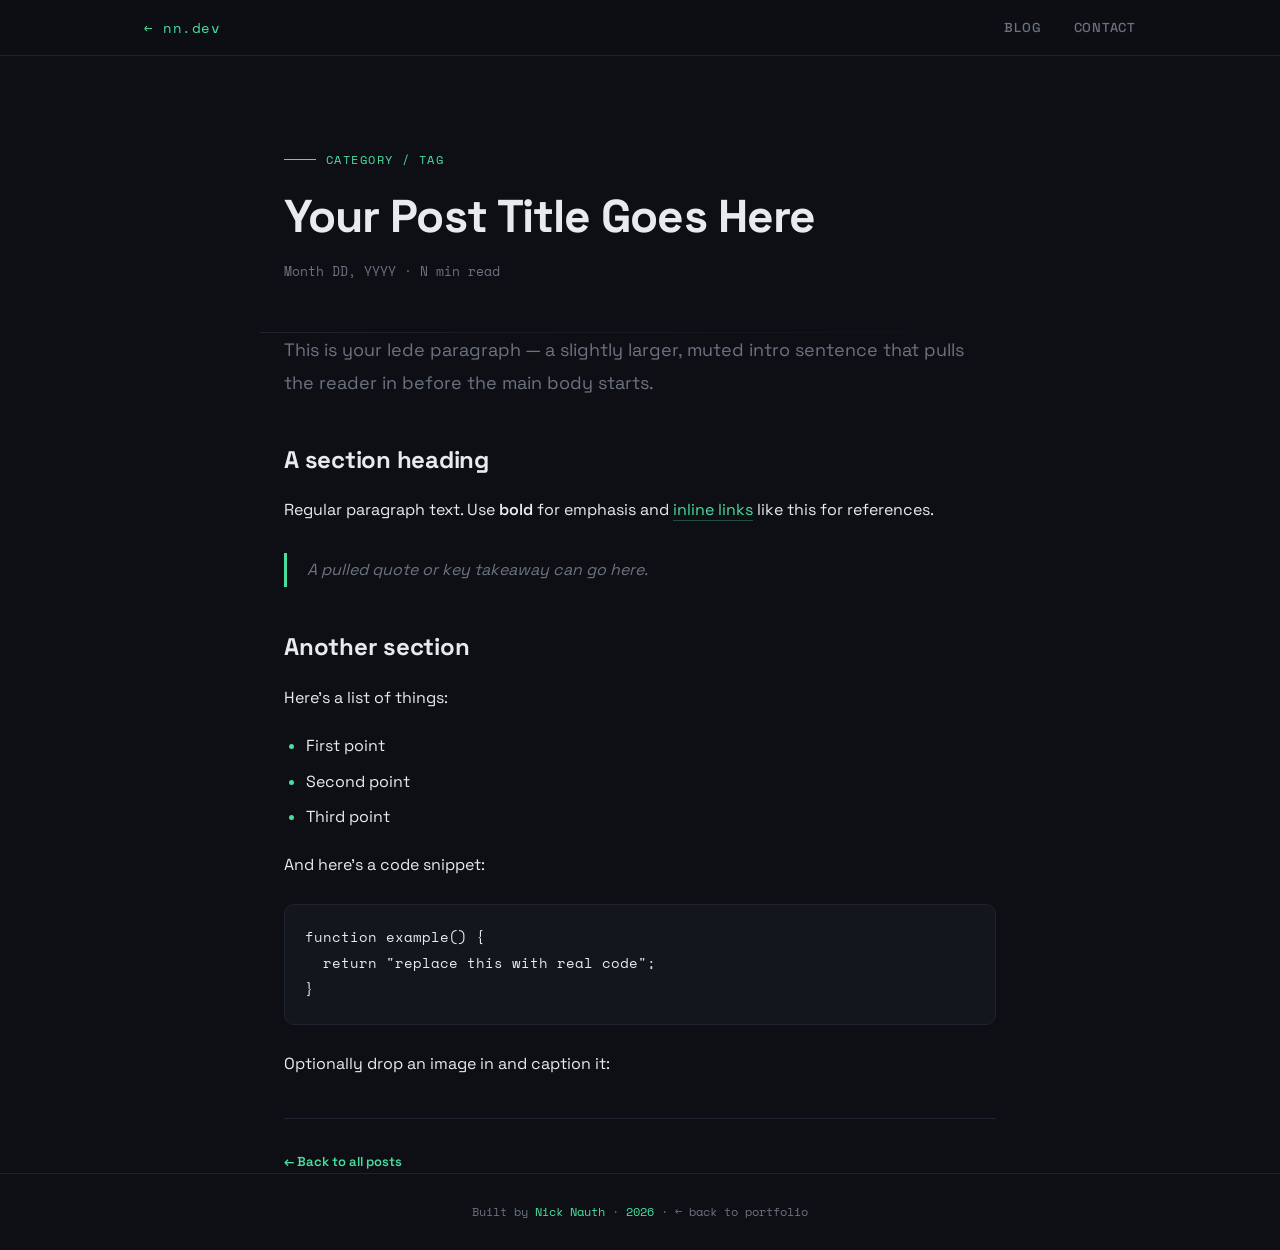
<file: blog-post-template.html>
<!DOCTYPE html>
<html lang="en">
<head>
  <meta charset="UTF-8">
  <meta name="viewport" content="width=device-width, initial-scale=1.0">
  <!-- TODO: change the title below -->
  <title>Nick Nauth — Post Title Here</title>
  <link rel="preconnect" href="https://fonts.googleapis.com">
  <link href="https://fonts.googleapis.com/css2?family=Space+Grotesk:wght@300;400;500;600;700&family=Space+Mono:wght@400;700&display=swap" rel="stylesheet">
  <style>
    *, *::before, *::after { box-sizing: border-box; margin: 0; padding: 0; }

    :root {
      --bg:       #0d0f14;
      --surface:  #13161d;
      --border:   #1e2330;
      --text:     #e8eaf0;
      --muted:    #6b7280;
      --accent:   #4ade9e;
      --accent2:  #7c6af7;
      --font-head: 'Space Grotesk', sans-serif;
      --font-mono: 'Space Mono', monospace;
    }

    html { scroll-behavior: smooth; }
    body { background: var(--bg); color: var(--text); font-family: var(--font-head); font-size: 16px; line-height: 1.65; -webkit-font-smoothing: antialiased; }
    a { color: inherit; text-decoration: none; }
    .container { max-width: 760px; margin: 0 auto; padding: 0 24px; }

    /* ── NAV ── */
    nav { position: fixed; top: 0; left: 0; right: 0; z-index: 100; background: rgba(13,15,20,0.88); backdrop-filter: blur(14px); border-bottom: 1px solid var(--border); }
    .nav-inner { display: flex; align-items: center; justify-content: space-between; padding: 16px 24px; max-width: 1040px; margin: 0 auto; }
    .nav-logo { font-family: var(--font-mono); font-size: 14px; color: var(--accent); letter-spacing: 0.04em; }
    .nav-links { display: flex; gap: 32px; }
    .nav-links a { font-size: 13px; font-weight: 500; letter-spacing: 0.06em; text-transform: uppercase; color: var(--muted); transition: color 0.2s; }
    .nav-links a:hover { color: var(--text); }

    /* ── POST HEADER ── */
    .post-header { padding: 150px 24px 50px; }
    .post-tag { font-family: var(--font-mono); font-size: 12px; color: var(--accent); letter-spacing: 0.12em; text-transform: uppercase; margin-bottom: 20px; display: flex; align-items: center; gap: 10px; }
    .post-tag::before { content: ''; display: block; width: 32px; height: 1px; background: var(--accent); }
    .post-header h1 { font-size: clamp(30px, 5vw, 46px); font-weight: 700; line-height: 1.15; letter-spacing: -0.02em; margin-bottom: 18px; }
    .post-date { font-family: var(--font-mono); font-size: 13px; color: var(--muted); }

    .divider { width: 100%; height: 1px; background: linear-gradient(90deg, var(--border), transparent); margin: 0 auto; max-width: 760px; }

    /* ── ARTICLE BODY ── */
    article { padding: 56px 0 96px; }
    article h2 { font-size: 24px; font-weight: 700; letter-spacing: -0.01em; margin: 40px 0 16px; }
    article h2:first-child { margin-top: 0; }
    article h3 { font-size: 18px; font-weight: 600; margin: 28px 0 12px; color: var(--text); }
    article p { font-size: 16px; color: var(--text); line-height: 1.85; margin-bottom: 20px; }
    article p.lede { font-size: 18px; color: var(--muted); }
    article strong { color: var(--text); font-weight: 600; }
    article a.inline-link { color: var(--accent); border-bottom: 1px solid rgba(74,222,158,0.3); }
    article a.inline-link:hover { border-color: var(--accent); }
    article ul, article ol { margin: 0 0 20px 22px; color: var(--text); }
    article li { margin-bottom: 8px; line-height: 1.7; }
    article li::marker { color: var(--accent); }
    article blockquote {
      border-left: 3px solid var(--accent); padding: 4px 0 4px 20px;
      margin: 28px 0; color: var(--muted); font-style: italic; font-size: 16px;
    }
    article code {
      font-family: var(--font-mono); font-size: 13.5px; background: var(--surface);
      border: 1px solid var(--border); padding: 2px 6px; border-radius: 4px; color: var(--accent);
    }
    article pre {
      background: var(--surface); border: 1px solid var(--border); border-radius: 10px;
      padding: 20px; overflow-x: auto; margin: 24px 0;
    }
    article pre code { background: none; border: none; padding: 0; color: var(--text); font-size: 13.5px; line-height: 1.7; }
    article img { max-width: 100%; border-radius: 10px; border: 1px solid var(--border); margin: 24px 0; display: block; }
    article figcaption { font-family: var(--font-mono); font-size: 12px; color: var(--muted); text-align: center; margin-top: -14px; margin-bottom: 24px; }

    .post-nav { display: flex; justify-content: space-between; align-items: center; padding-top: 32px; margin-top: 40px; border-top: 1px solid var(--border); }
    .post-nav a { font-size: 13px; font-weight: 600; color: var(--accent); display: inline-flex; align-items: center; gap: 6px; }

    /* ── FOOTER ── */
    footer { border-top: 1px solid var(--border); padding: 28px 24px; text-align: center; font-family: var(--font-mono); font-size: 12px; color: var(--muted); }
    footer span { color: var(--accent); }

    @media (max-width: 768px) {
      .nav-links { gap: 18px; }
      .post-header { padding: 130px 24px 40px; }
    }
  </style>
</head>
<body>

<!-- NAV -->
<nav>
  <div class="nav-inner">
    <a href="index.html" class="nav-logo">← nn.dev</a>
    <div class="nav-links">
      <a href="blog.html">Blog</a>
      <a href="index.html#contact">Contact</a>
    </div>
  </div>
</nav>

<!-- POST HEADER -->
<!-- TODO: update tag, title, and date -->
<header class="post-header container">
  <div class="post-tag">Category / Tag</div>
  <h1>Your Post Title Goes Here</h1>
  <div class="post-date">Month DD, YYYY · N min read</div>
</header>

<div class="divider"></div>

<!-- ARTICLE BODY -->
<!-- TODO: replace everything below with your actual post content -->
<article class="container">
  <div id="post-body">
  <p class="lede">
    This is your lede paragraph — a slightly larger, muted intro sentence
    that pulls the reader in before the main body starts.
  </p>

  <h2>A section heading</h2>
  <p>
    Regular paragraph text. Use <strong>bold</strong> for emphasis and
    <a href="#" class="inline-link">inline links</a> like this for references.
  </p>

  <blockquote>
    A pulled quote or key takeaway can go here.
  </blockquote>

  <h2>Another section</h2>
  <p>Here's a list of things:</p>
  <ul>
    <li>First point</li>
    <li>Second point</li>
    <li>Third point</li>
  </ul>

  <p>And here's a code snippet:</p>
  <pre><code>function example() {
  return "replace this with real code";
}</code></pre>

  <p>
    Optionally drop an image in and caption it:
  </p>
  <!-- <img src="your-image.jpg" alt="Description">
  <figcaption>Caption text goes here</figcaption> -->
  </div>

  <div class="post-nav">
    <a href="blog.html">← Back to all posts</a>
  </div>
</article>

<!-- FOOTER -->
<footer>
  <p>Built by <span>Nick Nauth</span> · <span id="year"></span> · <a href="index.html">← back to portfolio</a></p>
</footer>

<script>
  document.getElementById('year').textContent = new Date().getFullYear();
</script>
</body>
</html>
</file>
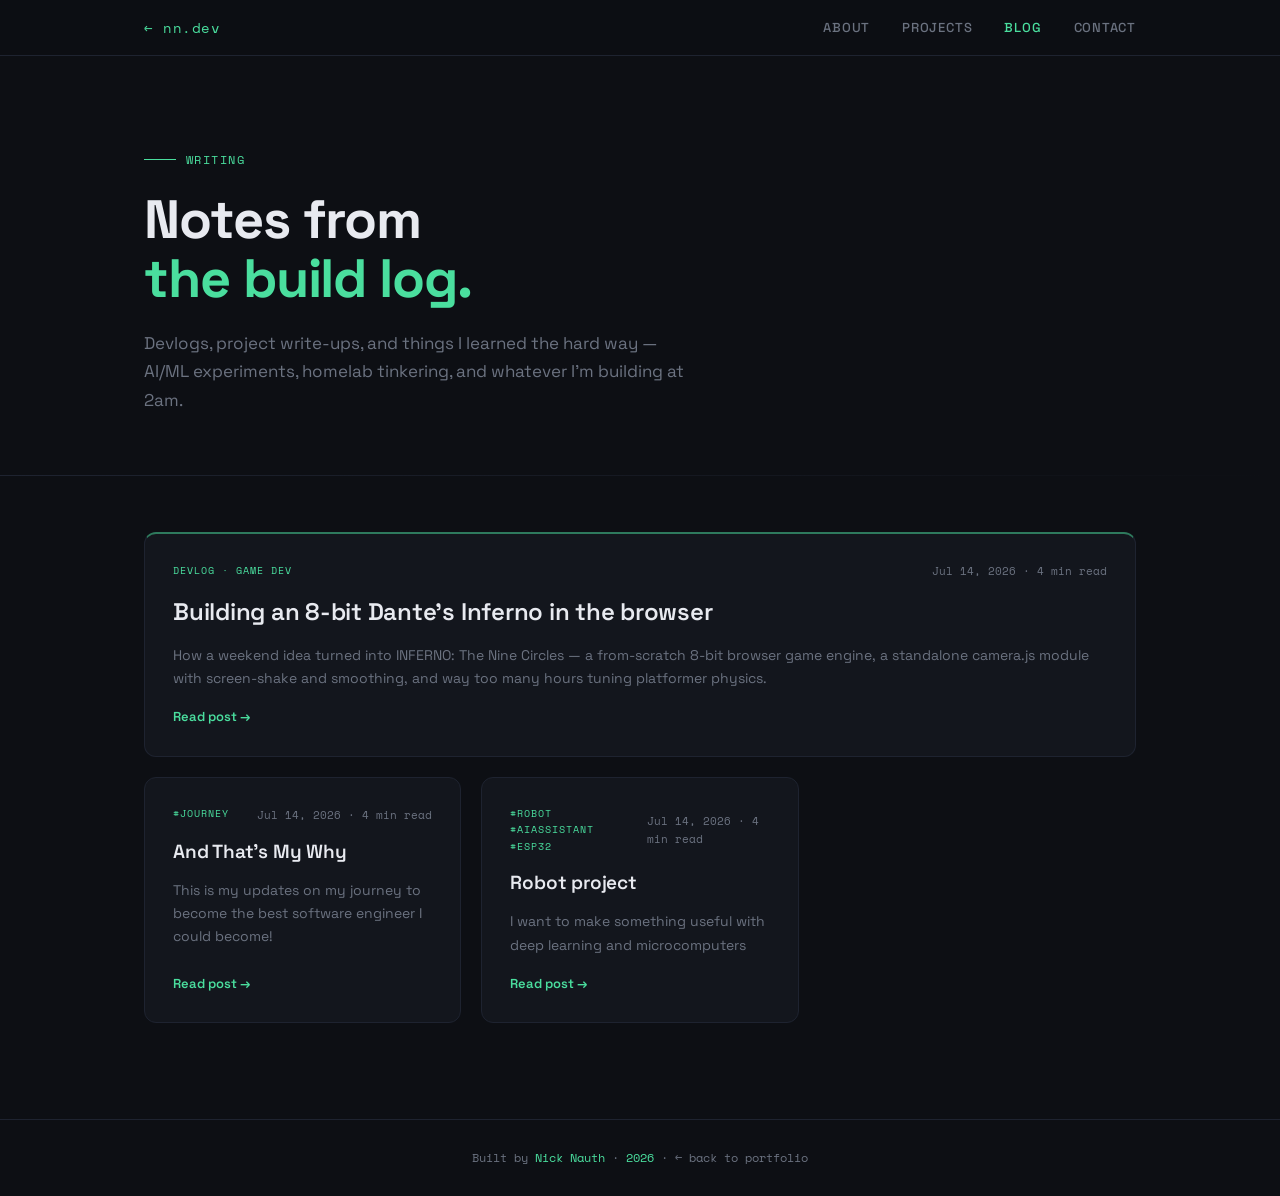
<file: blog.html>
<!DOCTYPE html>
<html lang="en">
<head>
  <meta charset="UTF-8">
  <meta name="viewport" content="width=device-width, initial-scale=1.0">
  <title>Nick Nauth — Blog</title>
  <link rel="preconnect" href="https://fonts.googleapis.com">
  <link href="https://fonts.googleapis.com/css2?family=Space+Grotesk:wght@300;400;500;600;700&family=Space+Mono:wght@400;700&display=swap" rel="stylesheet">
  <style>
    *, *::before, *::after { box-sizing: border-box; margin: 0; padding: 0; }

    :root {
      --bg:       #0d0f14;
      --surface:  #13161d;
      --border:   #1e2330;
      --text:     #e8eaf0;
      --muted:    #6b7280;
      --accent:   #4ade9e;
      --accent2:  #7c6af7;
      --font-head: 'Space Grotesk', sans-serif;
      --font-mono: 'Space Mono', monospace;
    }

    html { scroll-behavior: smooth; }
    body { background: var(--bg); color: var(--text); font-family: var(--font-head); font-size: 16px; line-height: 1.65; -webkit-font-smoothing: antialiased; }
    a { color: inherit; text-decoration: none; }
    .container { max-width: 1040px; margin: 0 auto; padding: 0 24px; }

    /* ── NAV ── */
    nav { position: fixed; top: 0; left: 0; right: 0; z-index: 100; background: rgba(13,15,20,0.88); backdrop-filter: blur(14px); border-bottom: 1px solid var(--border); }
    .nav-inner { display: flex; align-items: center; justify-content: space-between; padding: 16px 24px; max-width: 1040px; margin: 0 auto; }
    .nav-logo { font-family: var(--font-mono); font-size: 14px; color: var(--accent); letter-spacing: 0.04em; }
    .nav-links { display: flex; gap: 32px; }
    .nav-links a { font-size: 13px; font-weight: 500; letter-spacing: 0.06em; text-transform: uppercase; color: var(--muted); transition: color 0.2s; }
    .nav-links a:hover, .nav-links a.active { color: var(--text); }
    .nav-links a.active { color: var(--accent); }

    /* ── HERO ── */
    #hero { padding: 150px 24px 60px; }
    .hero-eyebrow { font-family: var(--font-mono); font-size: 12px; color: var(--accent); letter-spacing: 0.12em; text-transform: uppercase; margin-bottom: 20px; display: flex; align-items: center; gap: 10px; }
    .hero-eyebrow::before { content: ''; display: block; width: 32px; height: 1px; background: var(--accent); }
    h1 { font-size: clamp(36px, 5vw, 54px); font-weight: 700; line-height: 1.1; letter-spacing: -0.02em; margin-bottom: 20px; }
    h1 span { color: var(--accent); }
    .hero-sub { font-size: 17px; color: var(--muted); line-height: 1.7; max-width: 560px; }

    .divider { width: 100%; height: 1px; background: linear-gradient(90deg, var(--border), transparent); }

    /* ── SECTIONS ── */
    section { padding: 56px 0 96px; }
    .filter-row { display: flex; flex-wrap: wrap; gap: 8px; margin-bottom: 40px; }
    .filter-chip {
      font-family: var(--font-mono); font-size: 11px; letter-spacing: 0.05em;
      padding: 6px 14px; border-radius: 20px; border: 1px solid var(--border);
      color: var(--muted); cursor: pointer; transition: all 0.2s; background: transparent;
    }
    .filter-chip:hover { border-color: var(--accent); color: var(--accent); }
    .filter-chip.active { background: var(--accent); border-color: var(--accent); color: #0d0f14; font-weight: 600; }

    /* ── POSTS GRID ── */
    .posts-grid { display: grid; grid-template-columns: repeat(auto-fill, minmax(300px, 1fr)); gap: 20px; }
    .post-card {
      background: var(--surface); border: 1px solid var(--border);
      border-radius: 12px; padding: 28px;
      display: flex; flex-direction: column; gap: 12px;
      transition: border-color 0.2s, transform 0.2s;
    }
    .post-card:hover { border-color: rgba(74,222,158,0.4); transform: translateY(-2px); }
    .post-meta { display: flex; align-items: center; justify-content: space-between; gap: 10px; }
    .post-tag { font-family: var(--font-mono); font-size: 10px; letter-spacing: 0.1em; text-transform: uppercase; color: var(--accent); }
    .post-date { font-family: var(--font-mono); font-size: 11px; color: var(--muted); }
    .post-card h3 { font-size: 19px; font-weight: 600; letter-spacing: -0.01em; }
    .post-card p { font-size: 14px; color: var(--muted); line-height: 1.65; flex: 1; }
    .post-link { display: inline-flex; align-items: center; gap: 6px; font-size: 13px; font-weight: 600; color: var(--accent); margin-top: 4px; transition: gap 0.2s; }
    .post-link:hover { gap: 10px; }

    /* featured post — spans full width */
    .post-card.featured { grid-column: 1 / -1; border-top: 2px solid rgba(74,222,158,0.5); }
    .post-card.featured h3 { font-size: 24px; }

    /* empty state */
    .empty-state {
      text-align: center; padding: 60px 20px; color: var(--muted);
      border: 1px dashed var(--border); border-radius: 12px; font-family: var(--font-mono); font-size: 13px;
    }

    /* ── FOOTER ── */
    footer { border-top: 1px solid var(--border); padding: 28px 24px; text-align: center; font-family: var(--font-mono); font-size: 12px; color: var(--muted); }
    footer span { color: var(--accent); }

    .reveal { opacity: 0; transform: translateY(22px); transition: opacity 0.55s ease, transform 0.55s ease; }
    .reveal.visible { opacity: 1; transform: none; }

    @media (max-width: 768px) {
      .nav-links { gap: 20px; }
      section { padding: 40px 0 64px; }
    }
  </style>
</head>
<body>

<!-- NAV -->
<nav>
  <div class="nav-inner">
    <a href="index.html" class="nav-logo">← nn.dev</a>
    <div class="nav-links">
      <a href="index.html#about">About</a>
      <a href="index.html#projects">Projects</a>
      <a href="blog.html" class="active">Blog</a>
      <a href="index.html#contact">Contact</a>
    </div>
  </div>
</nav>

<!-- HERO -->
<section id="hero">
  <div class="container reveal">
    <div class="hero-eyebrow">Writing</div>
    <h1>Notes from<br><span>the build log.</span></h1>
    <p class="hero-sub">
      Devlogs, project write-ups, and things I learned the hard way — AI/ML experiments,
      homelab tinkering, and whatever I'm building at 2am.
    </p>
  </div>
</section>

<div class="divider"></div>

<!--
  ══════════════════════════════════════════════════════════════
  HOW TO ADD A NEW POST
  ══════════════════════════════════════════════════════════════
  1. Copy blog-post-template.html → rename it something like
     blog-2026-08-01-my-new-post.html
  2. Edit the title, date, tag, and body content in that file.
  3. Come back here and copy one <a class="post-card reveal">...</a>
     block below, paste it above the "END POST CARDS" comment,
     and update its title / date / tag / excerpt / href.
  4. Newest posts should go at the top of the grid.
  ══════════════════════════════════════════════════════════════
-->

<!-- POSTS -->
<section id="posts">
  <div class="container">

    <div class="posts-grid" id="posts-grid">

      <!-- ── EXAMPLE / FEATURED POST (delete or edit freely) ── -->
      <a href="blog-2026-07-11-dantes-inferno-devlog.html" class="post-card featured reveal" data-post="blog-2026-07-11-dantes-inferno-devlog.html">
        <div class="post-meta">
          <span class="post-tag">Devlog · Game Dev</span>
          <span class="post-date">Jul 14, 2026 · 4 min read</span>
        </div>
        <h3>Building an 8-bit Dante's Inferno in the browser</h3>
        <p>
          How a weekend idea turned into INFERNO: The Nine Circles — a from-scratch
          8-bit browser game engine, a standalone camera.js module with screen-shake
          and smoothing, and way too many hours tuning platformer physics.
        </p>
        <span class="post-link">Read post →</span>
      </a>

      <a href="blog-2026-07-14-documentation.html" class="post-card reveal" data-post="blog-2026-07-14-documentation.html">
        <div class="post-meta">
          <span class="post-tag">#journey</span>
          <span class="post-date">Jul 14, 2026 · 4 min read</span>
        </div>
        <h3>And That's My Why</h3>
        <p>
          This is my updates on my journey to become the best software engineer I could become!
        </p>
        <span class="post-link">Read post →</span>
      </a>


      
      <a href="blog-2026-07-14-robot-project.html" class="post-card reveal" data-post="blog-2026-07-14-robot-project.html">
        <div class="post-meta">
          <span class="post-tag">#robot #aiassistant #esp32</span>
          <span class="post-date">Jul 14, 2026 · 4 min read</span>
        </div>
        <h3>Robot project</h3>
        <p>
          I want to make something useful with deep learning and microcomputers
        </p>
        <span class="post-link">Read post →</span>
      </a>

      <!-- END POST CARDS — add new <a class="post-card reveal"> blocks above this line -->

    </div>

    <!--
      Uncomment this block (and remove the posts-grid above) if you ever
      clear out all posts and want a clean "nothing yet" state:

      <div class="empty-state">// no posts yet — check back soon</div>
    -->

  </div>
</section>

<!-- FOOTER -->
<footer>
  <p>Built by <span>Nick Nauth</span> · <span id="year"></span> · <a href="index.html">← back to portfolio</a></p>
</footer>

<script>
  document.getElementById('year').textContent = new Date().getFullYear();
  const obs = new IntersectionObserver((entries) => {
    entries.forEach(en => { if (en.isIntersecting) { en.target.classList.add('visible'); obs.unobserve(en.target); } });
  }, { threshold: 0.12 });
  document.querySelectorAll('.reveal').forEach(el => obs.observe(el));
</script>
</body>
</html>
</file>
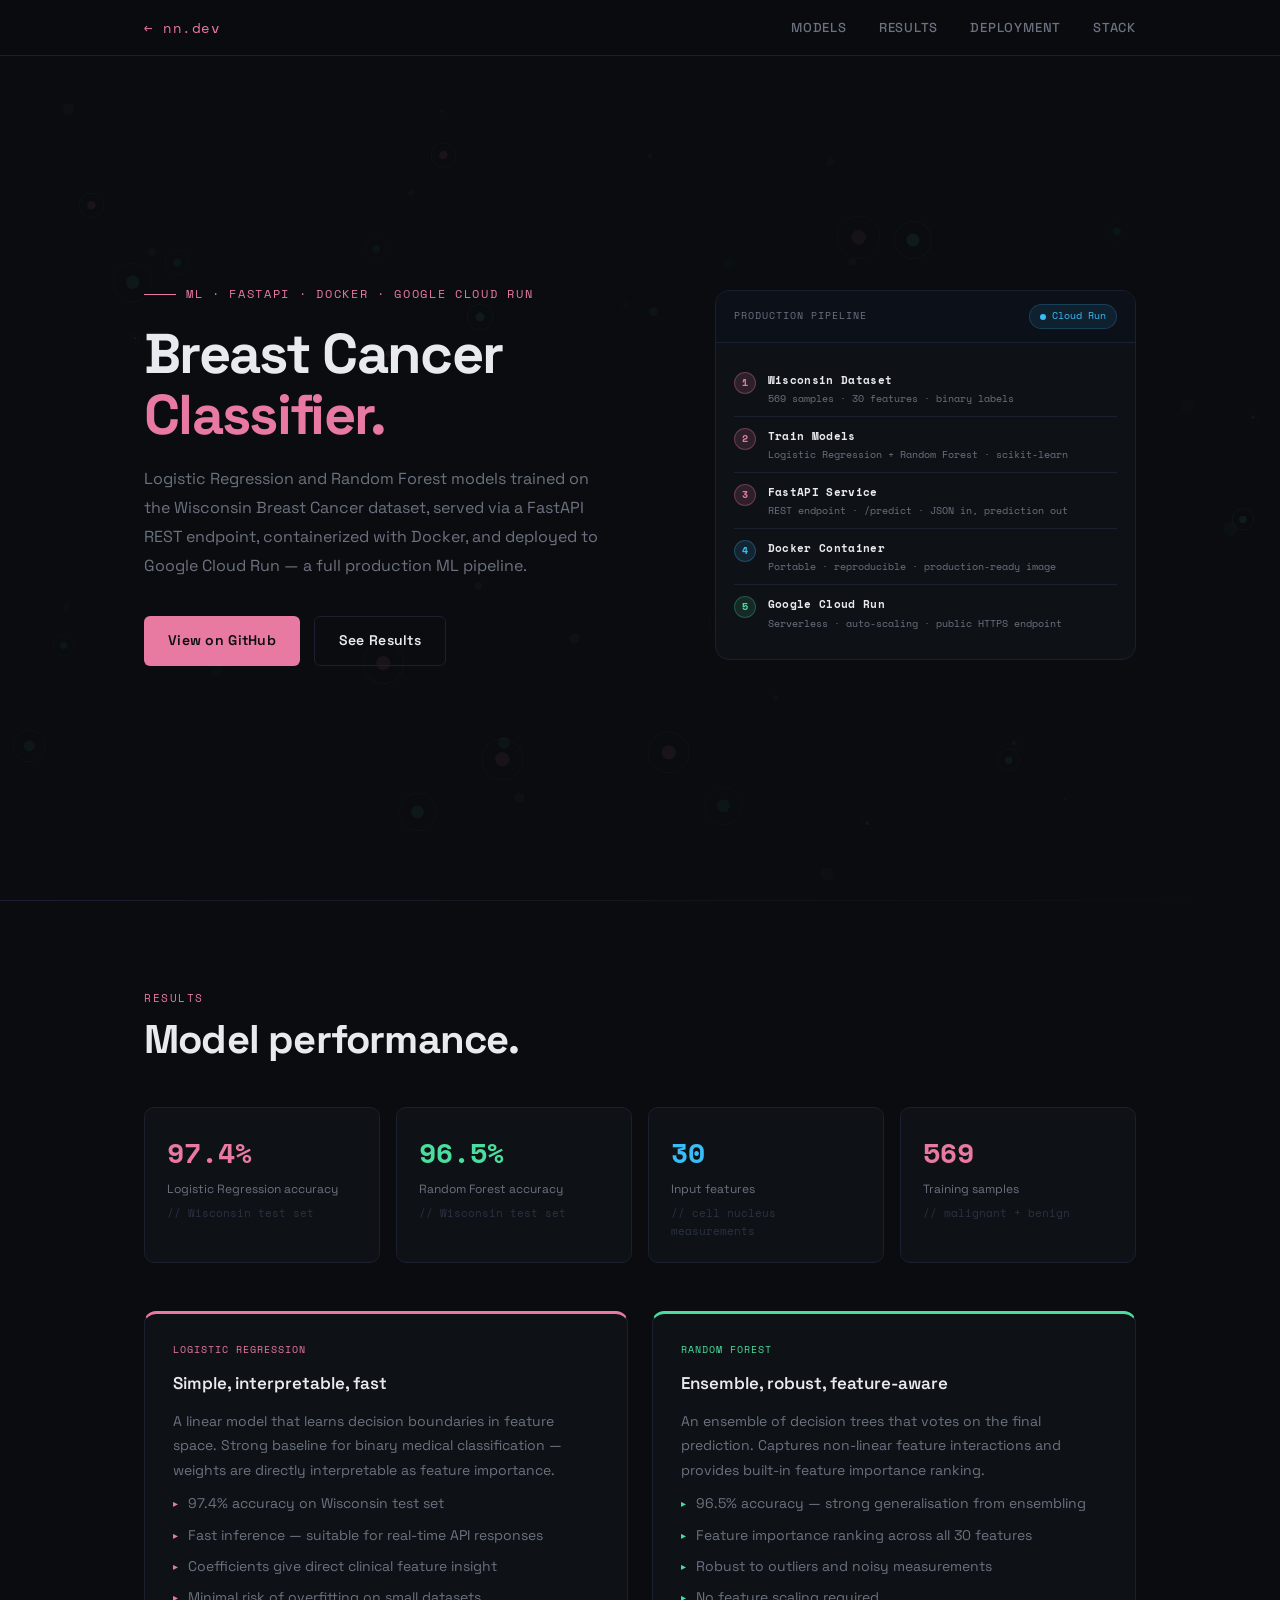
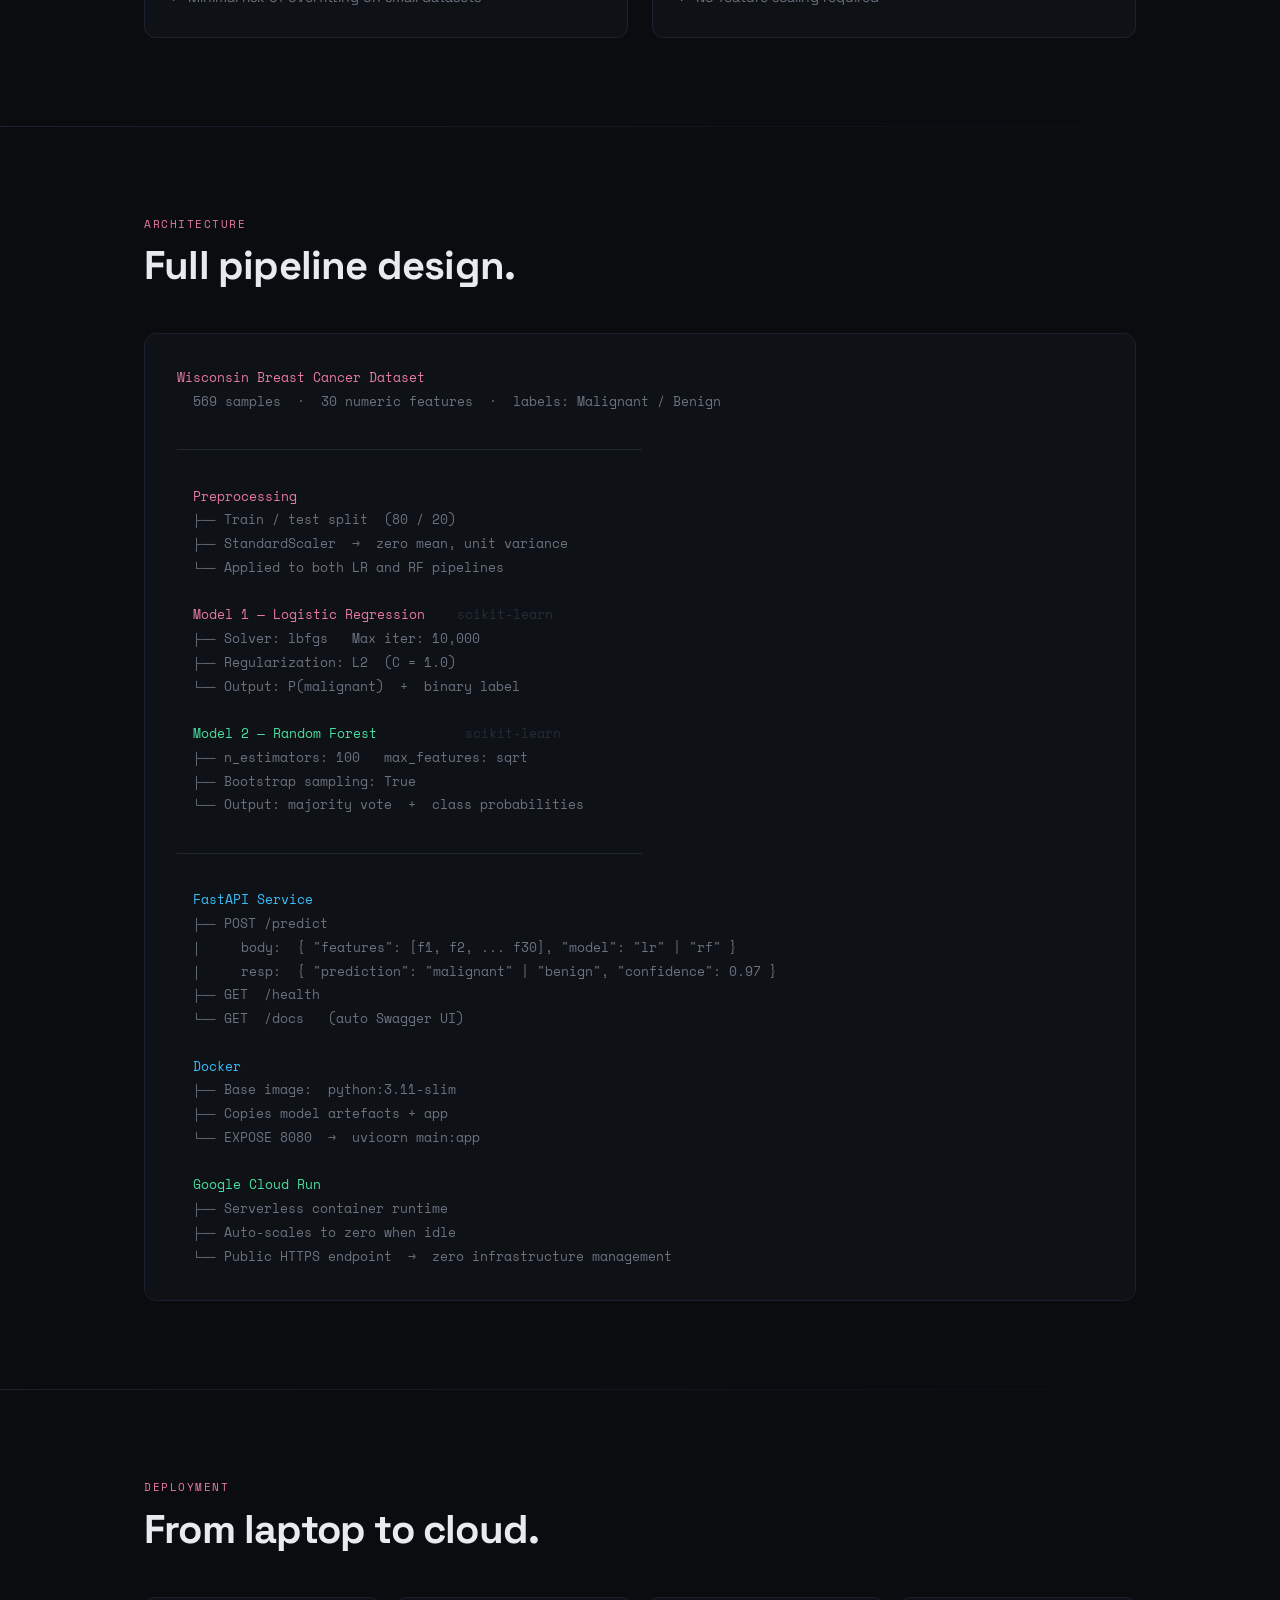
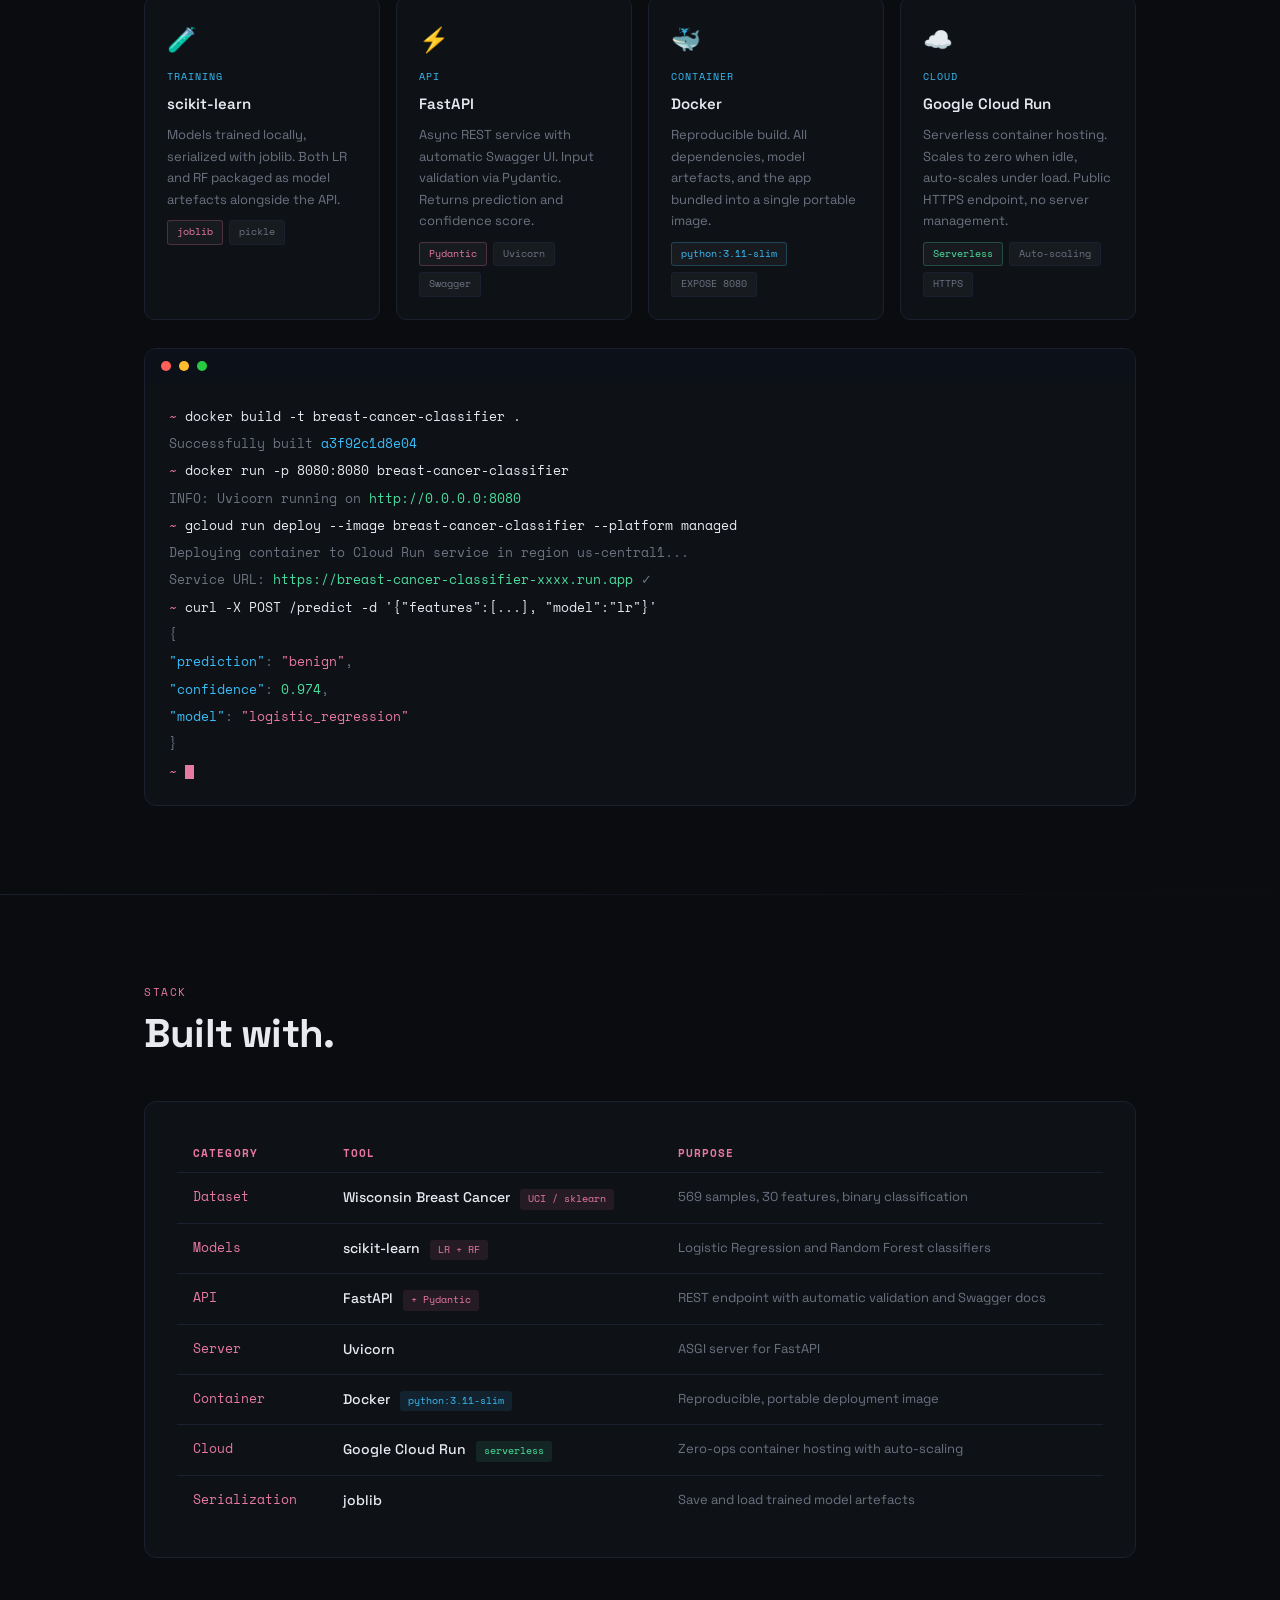
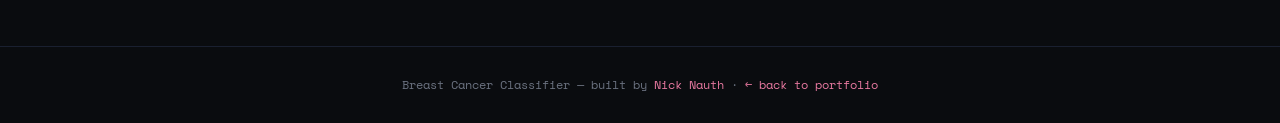
<file: breast-cancer-classifier.html>
<!DOCTYPE html>
<html lang="en">
<head>
  <meta charset="UTF-8">
  <meta name="viewport" content="width=device-width, initial-scale=1.0">
  <title>Nick Nauth — Breast Cancer Classifier</title>
  <link rel="preconnect" href="https://fonts.googleapis.com">
  <link href="https://fonts.googleapis.com/css2?family=Space+Grotesk:wght@300;400;500;600;700&family=Space+Mono:wght@400;700&display=swap" rel="stylesheet">
  <style>
    *, *::before, *::after { box-sizing: border-box; margin: 0; padding: 0; }

    :root {
      --bg:        #0a0c0f;
      --surface:   #0e1116;
      --border:    #1a2030;
      --text:      #e8eaf0;
      --muted:     #6b7280;
      --accent:    #e879a0;   /* medical rose */
      --accent2:   #38bdf8;   /* cloud/deploy blue */
      --accent3:   #4ade9e;   /* model green */
      --font-head: 'Space Grotesk', sans-serif;
      --font-mono: 'Space Mono', monospace;
    }

    html { scroll-behavior: smooth; }
    body { background: var(--bg); color: var(--text); font-family: var(--font-head); font-size: 16px; line-height: 1.65; -webkit-font-smoothing: antialiased; }
    a { color: inherit; text-decoration: none; }
    .container { max-width: 1040px; margin: 0 auto; padding: 0 24px; }

    /* ── NAV ── */
    nav { position: fixed; top: 0; left: 0; right: 0; z-index: 100; background: rgba(10,12,15,0.90); backdrop-filter: blur(14px); border-bottom: 1px solid var(--border); }
    .nav-inner { display: flex; align-items: center; justify-content: space-between; padding: 16px 24px; max-width: 1040px; margin: 0 auto; }
    .nav-logo { font-family: var(--font-mono); font-size: 14px; color: var(--accent); letter-spacing: 0.04em; }
    .nav-links { display: flex; gap: 32px; }
    .nav-links a { font-size: 13px; font-weight: 500; letter-spacing: 0.06em; text-transform: uppercase; color: var(--muted); transition: color 0.2s; }
    .nav-links a:hover { color: var(--text); }

    /* ── HERO ── */
    #hero { min-height: 100vh; display: flex; align-items: center; padding: 130px 24px 80px; position: relative; overflow: hidden; }
    #hero-bg { position: absolute; inset: 0; z-index: 0; }
    .hero-inner { position: relative; z-index: 1; max-width: 1040px; margin: 0 auto; width: 100%; display: grid; grid-template-columns: 1.1fr 0.9fr; gap: 56px; align-items: center; }

    .hero-eyebrow { font-family: var(--font-mono); font-size: 12px; color: var(--accent); letter-spacing: 0.14em; text-transform: uppercase; margin-bottom: 20px; display: flex; align-items: center; gap: 10px; }
    .hero-eyebrow::before { content: ''; display: block; width: 32px; height: 1px; background: var(--accent); }
    h1 { font-size: clamp(34px, 5vw, 56px); font-weight: 700; line-height: 1.08; letter-spacing: -0.03em; margin-bottom: 20px; }
    h1 .hl { color: var(--accent); }
    .hero-sub { font-size: 16px; color: var(--muted); line-height: 1.8; max-width: 460px; margin-bottom: 36px; }
    .hero-actions { display: flex; gap: 14px; flex-wrap: wrap; }
    .btn { display: inline-flex; align-items: center; gap: 8px; padding: 12px 24px; font-family: var(--font-head); font-size: 14px; font-weight: 600; letter-spacing: 0.02em; border-radius: 6px; cursor: pointer; transition: all 0.2s; border: none; }
    .btn-rose { background: var(--accent); color: #0a0c0f; }
    .btn-rose:hover { background: #f0a0bc; }
    .btn-ghost { background: transparent; color: var(--text); border: 1px solid var(--border); }
    .btn-ghost:hover { border-color: var(--accent); color: var(--accent); }

    /* pipeline card */
    .pipeline-card { background: var(--surface); border: 1px solid var(--border); border-radius: 14px; overflow: hidden; font-family: var(--font-mono); font-size: 12px; }
    .pipeline-card-header { background: #0c1018; padding: 13px 18px; border-bottom: 1px solid var(--border); display: flex; align-items: center; justify-content: space-between; }
    .pipeline-card-title { font-size: 10px; letter-spacing: 0.1em; text-transform: uppercase; color: var(--muted); }
    .live-chip { font-size: 10px; padding: 3px 10px; border-radius: 20px; background: rgba(56,189,248,0.1); color: var(--accent2); border: 1px solid rgba(56,189,248,0.2); display: flex; align-items: center; gap: 6px; }
    .live-dot { width: 6px; height: 6px; border-radius: 50%; background: var(--accent2); animation: pulse 2s ease-in-out infinite; }
    @keyframes pulse { 0%,100%{opacity:1} 50%{opacity:0.3} }
    .pipeline-steps { padding: 18px; display: flex; flex-direction: column; gap: 0; }
    .pipe-step { display: flex; align-items: flex-start; gap: 12px; padding: 10px 0; border-bottom: 1px solid var(--border); }
    .pipe-step:last-child { border-bottom: none; }
    .pipe-num { width: 22px; height: 22px; border-radius: 50%; display: flex; align-items: center; justify-content: center; font-size: 10px; font-weight: 700; flex-shrink: 0; margin-top: 1px; }
    .pipe-num.rose { background: rgba(232,121,160,0.15); color: var(--accent); border: 1px solid rgba(232,121,160,0.3); }
    .pipe-num.blue { background: rgba(56,189,248,0.12); color: var(--accent2); border: 1px solid rgba(56,189,248,0.25); }
    .pipe-num.green { background: rgba(74,222,158,0.12); color: var(--accent3); border: 1px solid rgba(74,222,158,0.25); }
    .pipe-text { display: flex; flex-direction: column; gap: 2px; }
    .pipe-label { font-size: 11px; color: var(--text); font-weight: 700; letter-spacing: 0.03em; }
    .pipe-desc { font-size: 10px; color: var(--muted); line-height: 1.5; }

    /* ── LAYOUT ── */
    .divider { width: 100%; height: 1px; background: linear-gradient(90deg, var(--border), transparent); }
    section { padding: 88px 0; }
    .section-label { font-family: var(--font-mono); font-size: 11px; color: var(--accent); letter-spacing: 0.14em; text-transform: uppercase; margin-bottom: 10px; }
    h2 { font-size: clamp(26px, 4vw, 40px); font-weight: 700; letter-spacing: -0.02em; margin-bottom: 44px; line-height: 1.15; }

    /* ── STAT CARDS ── */
    .stats-row { display: grid; grid-template-columns: repeat(auto-fill, minmax(200px, 1fr)); gap: 16px; margin-bottom: 48px; }
    .stat-card { background: var(--surface); border: 1px solid var(--border); border-radius: 10px; padding: 22px; }
    .stat-val { font-family: var(--font-mono); font-size: 28px; font-weight: 700; margin-bottom: 4px; }
    .stat-val.rose { color: var(--accent); }
    .stat-val.blue { color: var(--accent2); }
    .stat-val.green { color: var(--accent3); }
    .stat-label { font-size: 12px; color: var(--muted); }
    .stat-note { font-family: var(--font-mono); font-size: 11px; color: #2a3244; margin-top: 4px; }

    /* ── SPLIT ── */
    .split { display: grid; grid-template-columns: 1fr 1fr; gap: 24px; }
    .split-block { background: var(--surface); border: 1px solid var(--border); border-radius: 12px; padding: 28px; }
    .split-block.lr { border-top: 3px solid var(--accent); }
    .split-block.rf { border-top: 3px solid var(--accent3); }
    .split-block h3 { font-size: 17px; font-weight: 600; margin-bottom: 12px; }
    .split-block p { font-size: 14px; color: var(--muted); line-height: 1.75; margin-bottom: 10px; }
    .split-block ul { list-style: none; display: flex; flex-direction: column; gap: 8px; }
    .split-block li { font-size: 14px; color: var(--muted); display: flex; gap: 10px; align-items: flex-start; }
    .split-block li::before { content: '▸'; font-size: 10px; flex-shrink: 0; margin-top: 4px; }
    .split-block.lr li::before { color: var(--accent); }
    .split-block.rf li::before { color: var(--accent3); }
    .split-tag { font-family: var(--font-mono); font-size: 10px; letter-spacing: 0.1em; text-transform: uppercase; margin-bottom: 10px; }
    .split-tag.rose { color: var(--accent); }
    .split-tag.green { color: var(--accent3); }

    /* ── ARCH ── */
    .arch-wrap { background: var(--surface); border: 1px solid var(--border); border-radius: 12px; padding: 32px; overflow-x: auto; }
    .arch { font-family: var(--font-mono); font-size: 12.5px; line-height: 1.9; color: var(--muted); white-space: pre; min-width: 520px; }
    .arch .r { color: var(--accent); }
    .arch .b { color: var(--accent2); }
    .arch .g { color: var(--accent3); }
    .arch .dim { color: #252d3a; }

    /* ── DEPLOYMENT ── */
    .deploy-grid { display: grid; grid-template-columns: repeat(auto-fill, minmax(220px, 1fr)); gap: 16px; }
    .deploy-card { background: var(--surface); border: 1px solid var(--border); border-radius: 10px; padding: 22px; }
    .deploy-icon { font-size: 24px; margin-bottom: 10px; }
    .deploy-tag { font-family: var(--font-mono); font-size: 10px; letter-spacing: 0.1em; text-transform: uppercase; color: var(--accent2); margin-bottom: 6px; }
    .deploy-card h3 { font-size: 15px; font-weight: 600; margin-bottom: 8px; }
    .deploy-card p { font-size: 13px; color: var(--muted); line-height: 1.65; }
    .pill-row { display: flex; flex-wrap: wrap; gap: 6px; margin-top: 10px; }
    .pill { font-family: var(--font-mono); font-size: 10px; padding: 3px 9px; border-radius: 3px; background: rgba(255,255,255,0.04); color: var(--muted); border: 1px solid var(--border); }
    .pill-r { border-color: rgba(232,121,160,0.25); color: var(--accent); }
    .pill-b { border-color: rgba(56,189,248,0.25); color: var(--accent2); }
    .pill-g { border-color: rgba(74,222,158,0.25); color: var(--accent3); }

    /* ── TERMINAL ── */
    .terminal { background: var(--surface); border: 1px solid var(--border); border-radius: 12px; overflow: hidden; font-family: var(--font-mono); font-size: 13px; }
    .terminal-bar { background: #0c1018; padding: 12px 16px; display: flex; align-items: center; gap: 8px; }
    .dot { width: 10px; height: 10px; border-radius: 50%; }
    .dot-r{background:#ff5f57;}.dot-y{background:#ffbd2e;}.dot-g{background:#28ca41;}
    .terminal-body { padding: 20px 24px; line-height: 2.1; }
    .t-p { color: var(--accent); }
    .t-c { color: var(--text); }
    .t-o { color: var(--muted); }
    .t-g { color: var(--accent3); }
    .t-b { color: var(--accent2); }
    .t-r { color: var(--accent); }
    .cursor { display: inline-block; width: 9px; height: 14px; background: var(--accent); vertical-align: middle; animation: blink 1.1s step-end infinite; }
    @keyframes blink { 0%,100%{opacity:1} 50%{opacity:0} }

    /* ── TECH TABLE ── */
    .tech-table { width: 100%; border-collapse: collapse; }
    .tech-table th { font-family: var(--font-mono); font-size: 11px; letter-spacing: 0.1em; text-transform: uppercase; color: var(--accent); text-align: left; padding: 10px 16px; border-bottom: 1px solid var(--border); }
    .tech-table td { padding: 13px 16px; border-bottom: 1px solid var(--border); font-size: 14px; vertical-align: top; }
    .tech-table tr:last-child td { border-bottom: none; }
    .tech-table tr:hover td { background: rgba(255,255,255,0.015); }
    .tech-table td:first-child { font-family: var(--font-mono); color: var(--accent); font-size: 13px; white-space: nowrap; }
    .tech-table td:nth-child(2) { color: var(--text); font-weight: 500; }
    .tech-table td:last-child { color: var(--muted); font-size: 13px; }
    .badge { display: inline-block; font-family: var(--font-mono); font-size: 10px; padding: 2px 8px; border-radius: 3px; margin-left: 6px; }
    .badge-r { background: rgba(232,121,160,0.1); color: var(--accent); }
    .badge-b { background: rgba(56,189,248,0.1); color: var(--accent2); }
    .badge-g { background: rgba(74,222,158,0.1); color: var(--accent3); }

    /* ── REVEAL ── */
    .reveal { opacity: 0; transform: translateY(22px); transition: opacity 0.55s ease, transform 0.55s ease; }
    .reveal.visible { opacity: 1; transform: none; }

    /* ── FOOTER ── */
    footer { border-top: 1px solid var(--border); padding: 28px 24px; text-align: center; font-family: var(--font-mono); font-size: 12px; color: var(--muted); }
    footer span { color: var(--accent); }

    @media (max-width: 768px) {
      .hero-inner, .split { grid-template-columns: 1fr; }
      .nav-links { gap: 18px; }
      section { padding: 56px 0; }
    }
  </style>
</head>
<body>

<canvas id="hero-bg"></canvas>

<!-- NAV -->
<nav>
  <div class="nav-inner">
    <a href="index.html" class="nav-logo">← nn.dev</a>
    <div class="nav-links">
      <a href="#models">Models</a>
      <a href="#results">Results</a>
      <a href="#deployment">Deployment</a>
      <a href="#stack">Stack</a>
    </div>
  </div>
</nav>

<!-- HERO -->
<section id="hero">
  <div class="hero-inner container">
    <div>
      <div class="hero-eyebrow">ML · FastAPI · Docker · Google Cloud Run</div>
      <h1>Breast Cancer<br><span class="hl">Classifier.</span></h1>
      <p class="hero-sub">
        Logistic Regression and Random Forest models trained on the Wisconsin 
        Breast Cancer dataset, served via a FastAPI REST endpoint, containerized 
        with Docker, and deployed to Google Cloud Run — a full production ML pipeline.
      </p>
      <div class="hero-actions">
        <a href="https://github.com/nicholosnauth" target="_blank" class="btn btn-rose">View on GitHub</a>
        <a href="#results" class="btn btn-ghost">See Results</a>
      </div>
    </div>

    <div class="pipeline-card reveal">
      <div class="pipeline-card-header">
        <span class="pipeline-card-title">Production Pipeline</span>
        <span class="live-chip"><span class="live-dot"></span>Cloud Run</span>
      </div>
      <div class="pipeline-steps">
        <div class="pipe-step">
          <div class="pipe-num rose">1</div>
          <div class="pipe-text">
            <span class="pipe-label">Wisconsin Dataset</span>
            <span class="pipe-desc">569 samples · 30 features · binary labels</span>
          </div>
        </div>
        <div class="pipe-step">
          <div class="pipe-num rose">2</div>
          <div class="pipe-text">
            <span class="pipe-label">Train Models</span>
            <span class="pipe-desc">Logistic Regression + Random Forest · scikit-learn</span>
          </div>
        </div>
        <div class="pipe-step">
          <div class="pipe-num rose">3</div>
          <div class="pipe-text">
            <span class="pipe-label">FastAPI Service</span>
            <span class="pipe-desc">REST endpoint · /predict · JSON in, prediction out</span>
          </div>
        </div>
        <div class="pipe-step">
          <div class="pipe-num blue">4</div>
          <div class="pipe-text">
            <span class="pipe-label">Docker Container</span>
            <span class="pipe-desc">Portable · reproducible · production-ready image</span>
          </div>
        </div>
        <div class="pipe-step">
          <div class="pipe-num green">5</div>
          <div class="pipe-text">
            <span class="pipe-label">Google Cloud Run</span>
            <span class="pipe-desc">Serverless · auto-scaling · public HTTPS endpoint</span>
          </div>
        </div>
      </div>
    </div>
  </div>
</section>

<div class="divider"></div>

<!-- RESULTS -->
<section id="results">
  <div class="container">
    <div class="reveal">
      <div class="section-label">Results</div>
      <h2>Model performance.</h2>
    </div>
    <div class="stats-row reveal">
      <div class="stat-card">
        <div class="stat-val rose">97.4%</div>
        <div class="stat-label">Logistic Regression accuracy</div>
        <div class="stat-note">// Wisconsin test set</div>
      </div>
      <div class="stat-card">
        <div class="stat-val green">96.5%</div>
        <div class="stat-label">Random Forest accuracy</div>
        <div class="stat-note">// Wisconsin test set</div>
      </div>
      <div class="stat-card">
        <div class="stat-val blue">30</div>
        <div class="stat-label">Input features</div>
        <div class="stat-note">// cell nucleus measurements</div>
      </div>
      <div class="stat-card">
        <div class="stat-val rose">569</div>
        <div class="stat-label">Training samples</div>
        <div class="stat-note">// malignant + benign</div>
      </div>
    </div>

    <div class="split reveal">
      <div class="split-block lr">
        <div class="split-tag rose">Logistic Regression</div>
        <h3>Simple, interpretable, fast</h3>
        <p>A linear model that learns decision boundaries in feature space. Strong baseline for binary medical classification — weights are directly interpretable as feature importance.</p>
        <ul>
          <li>97.4% accuracy on Wisconsin test set</li>
          <li>Fast inference — suitable for real-time API responses</li>
          <li>Coefficients give direct clinical feature insight</li>
          <li>Minimal risk of overfitting on small datasets</li>
        </ul>
      </div>
      <div class="split-block rf">
        <div class="split-tag green">Random Forest</div>
        <h3>Ensemble, robust, feature-aware</h3>
        <p>An ensemble of decision trees that votes on the final prediction. Captures non-linear feature interactions and provides built-in feature importance ranking.</p>
        <ul>
          <li>96.5% accuracy — strong generalisation from ensembling</li>
          <li>Feature importance ranking across all 30 features</li>
          <li>Robust to outliers and noisy measurements</li>
          <li>No feature scaling required</li>
        </ul>
      </div>
    </div>
  </div>
</section>

<div class="divider"></div>

<!-- ARCHITECTURE -->
<section id="models">
  <div class="container">
    <div class="reveal">
      <div class="section-label">Architecture</div>
      <h2>Full pipeline design.</h2>
    </div>
    <div class="arch-wrap reveal">
      <div class="arch"><span class="r">Wisconsin Breast Cancer Dataset</span>
  569 samples  ·  30 numeric features  ·  labels: Malignant / Benign

<span class="dim">──────────────────────────────────────────────────────────────</span>

  <span class="r">Preprocessing</span>
  ├── Train / test split  (80 / 20)
  ├── StandardScaler  →  zero mean, unit variance
  └── Applied to both LR and RF pipelines

  <span class="r">Model 1 — Logistic Regression</span>    <span class="dim">scikit-learn</span>
  ├── Solver: lbfgs   Max iter: 10,000
  ├── Regularization: L2  (C = 1.0)
  └── Output: P(malignant)  +  binary label

  <span class="g">Model 2 — Random Forest</span>           <span class="dim">scikit-learn</span>
  ├── n_estimators: 100   max_features: sqrt
  ├── Bootstrap sampling: True
  └── Output: majority vote  +  class probabilities

<span class="dim">──────────────────────────────────────────────────────────────</span>

  <span class="b">FastAPI Service</span>
  ├── POST /predict
  │     body:  { "features": [f1, f2, ... f30], "model": "lr" | "rf" }
  │     resp:  { "prediction": "malignant" | "benign", "confidence": 0.97 }
  ├── GET  /health
  └── GET  /docs   (auto Swagger UI)

  <span class="b">Docker</span>
  ├── Base image:  python:3.11-slim
  ├── Copies model artefacts + app
  └── EXPOSE 8080  →  uvicorn main:app

  <span class="g">Google Cloud Run</span>
  ├── Serverless container runtime
  ├── Auto-scales to zero when idle
  └── Public HTTPS endpoint  →  zero infrastructure management</div>
    </div>
  </div>
</section>

<div class="divider"></div>

<!-- DEPLOYMENT -->
<section id="deployment">
  <div class="container">
    <div class="reveal">
      <div class="section-label">Deployment</div>
      <h2>From laptop to cloud.</h2>
    </div>
    <div class="deploy-grid reveal">
      <div class="deploy-card">
        <div class="deploy-icon">🧪</div>
        <div class="deploy-tag">Training</div>
        <h3>scikit-learn</h3>
        <p>Models trained locally, serialized with joblib. Both LR and RF packaged as model artefacts alongside the API.</p>
        <div class="pill-row"><span class="pill pill-r">joblib</span><span class="pill">pickle</span></div>
      </div>
      <div class="deploy-card">
        <div class="deploy-icon">⚡</div>
        <div class="deploy-tag">API</div>
        <h3>FastAPI</h3>
        <p>Async REST service with automatic Swagger UI. Input validation via Pydantic. Returns prediction and confidence score.</p>
        <div class="pill-row"><span class="pill pill-r">Pydantic</span><span class="pill">Uvicorn</span><span class="pill">Swagger</span></div>
      </div>
      <div class="deploy-card">
        <div class="deploy-icon">🐳</div>
        <div class="deploy-tag">Container</div>
        <h3>Docker</h3>
        <p>Reproducible build. All dependencies, model artefacts, and the app bundled into a single portable image.</p>
        <div class="pill-row"><span class="pill pill-b">python:3.11-slim</span><span class="pill">EXPOSE 8080</span></div>
      </div>
      <div class="deploy-card">
        <div class="deploy-icon">☁️</div>
        <div class="deploy-tag">Cloud</div>
        <h3>Google Cloud Run</h3>
        <p>Serverless container hosting. Scales to zero when idle, auto-scales under load. Public HTTPS endpoint, no server management.</p>
        <div class="pill-row"><span class="pill pill-g">Serverless</span><span class="pill">Auto-scaling</span><span class="pill">HTTPS</span></div>
      </div>
    </div>

    <div class="terminal reveal" style="margin-top: 28px;">
      <div class="terminal-bar">
        <div class="dot dot-r"></div><div class="dot dot-y"></div><div class="dot dot-g"></div>
      </div>
      <div class="terminal-body">
        <div><span class="t-p">~</span> <span class="t-c">docker build -t breast-cancer-classifier .</span></div>
        <div class="t-o">Successfully built <span class="t-b">a3f92c1d8e04</span></div>
        <div><span class="t-p">~</span> <span class="t-c">docker run -p 8080:8080 breast-cancer-classifier</span></div>
        <div class="t-o">INFO: Uvicorn running on <span class="t-g">http://0.0.0.0:8080</span></div>
        <div><span class="t-p">~</span> <span class="t-c">gcloud run deploy --image breast-cancer-classifier --platform managed</span></div>
        <div class="t-o">Deploying container to Cloud Run service in region us-central1...</div>
        <div class="t-o">Service URL: <span class="t-g">https://breast-cancer-classifier-xxxx.run.app</span> ✓</div>
        <div><span class="t-p">~</span> <span class="t-c">curl -X POST /predict -d '{"features":[...], "model":"lr"}'</span></div>
        <div class="t-o">{</div>
        <div class="t-o">  <span class="t-b">"prediction"</span>:  <span class="t-r">"benign"</span>,</div>
        <div class="t-o">  <span class="t-b">"confidence"</span>: <span class="t-g">0.974</span>,</div>
        <div class="t-o">  <span class="t-b">"model"</span>:      <span class="t-r">"logistic_regression"</span></div>
        <div class="t-o">}</div>
        <div><span class="t-p">~</span> <span class="cursor"></span></div>
      </div>
    </div>
  </div>
</section>

<div class="divider"></div>

<!-- STACK -->
<section id="stack">
  <div class="container">
    <div class="reveal">
      <div class="section-label">Stack</div>
      <h2>Built with.</h2>
    </div>
    <div class="arch-wrap reveal">
      <table class="tech-table">
        <thead><tr><th>Category</th><th>Tool</th><th>Purpose</th></tr></thead>
        <tbody>
          <tr><td>Dataset</td><td>Wisconsin Breast Cancer <span class="badge badge-r">UCI / sklearn</span></td><td>569 samples, 30 features, binary classification</td></tr>
          <tr><td>Models</td><td>scikit-learn <span class="badge badge-r">LR + RF</span></td><td>Logistic Regression and Random Forest classifiers</td></tr>
          <tr><td>API</td><td>FastAPI <span class="badge badge-r">+ Pydantic</span></td><td>REST endpoint with automatic validation and Swagger docs</td></tr>
          <tr><td>Server</td><td>Uvicorn</td><td>ASGI server for FastAPI</td></tr>
          <tr><td>Container</td><td>Docker <span class="badge badge-b">python:3.11-slim</span></td><td>Reproducible, portable deployment image</td></tr>
          <tr><td>Cloud</td><td>Google Cloud Run <span class="badge badge-g">serverless</span></td><td>Zero-ops container hosting with auto-scaling</td></tr>
          <tr><td>Serialization</td><td>joblib</td><td>Save and load trained model artefacts</td></tr>
        </tbody>
      </table>
    </div>
  </div>
</section>

<!-- FOOTER -->
<footer>
  <p>Breast Cancer Classifier — built by <span>Nick Nauth</span> · <a href="index.html" style="color: var(--accent);">← back to portfolio</a></p>
</footer>

<script>
  // animated particle field — cells drifting in background
  const canvas = document.getElementById('hero-bg');
  const ctx = canvas.getContext('2d');
  let w, h, particles = [];
  function resize() {
    w = canvas.width = innerWidth;
    h = canvas.height = innerHeight;
    particles = Array.from({ length: 55 }, () => ({
      x: Math.random() * w, y: Math.random() * h,
      r: Math.random() * 18 + 4,
      vx: (Math.random() - 0.5) * 0.18,
      vy: (Math.random() - 0.5) * 0.18,
      o: Math.random() * 0.04 + 0.01,
      type: Math.random() > 0.65 ? 'malignant' : 'benign'
    }));
  }
  resize(); addEventListener('resize', resize);
  function draw() {
    ctx.clearRect(0, 0, w, h);
    for (const p of particles) {
      p.x += p.vx; p.y += p.vy;
      if (p.x < -p.r) p.x = w + p.r;
      if (p.x > w + p.r) p.x = -p.r;
      if (p.y < -p.r) p.y = h + p.r;
      if (p.y > h + p.r) p.y = -p.r;
      ctx.beginPath();
      ctx.arc(p.x, p.y, p.r, 0, Math.PI * 2);
      ctx.strokeStyle = p.type === 'malignant'
        ? `rgba(232,121,160,${p.o})`
        : `rgba(74,222,158,${p.o})`;
      ctx.lineWidth = 1;
      ctx.stroke();
      // nucleus
      ctx.beginPath();
      ctx.arc(p.x, p.y, p.r * 0.35, 0, Math.PI * 2);
      ctx.fillStyle = p.type === 'malignant'
        ? `rgba(232,121,160,${p.o * 1.5})`
        : `rgba(74,222,158,${p.o * 1.5})`;
      ctx.fill();
    }
    requestAnimationFrame(draw);
  }
  draw();

  const obs = new IntersectionObserver((entries) => {
    entries.forEach(en => { if (en.isIntersecting) { en.target.classList.add('visible'); obs.unobserve(en.target); } });
  }, { threshold: 0.1 });
  document.querySelectorAll('.reveal').forEach(el => obs.observe(el));
</script>
</body>
</html>
</file>
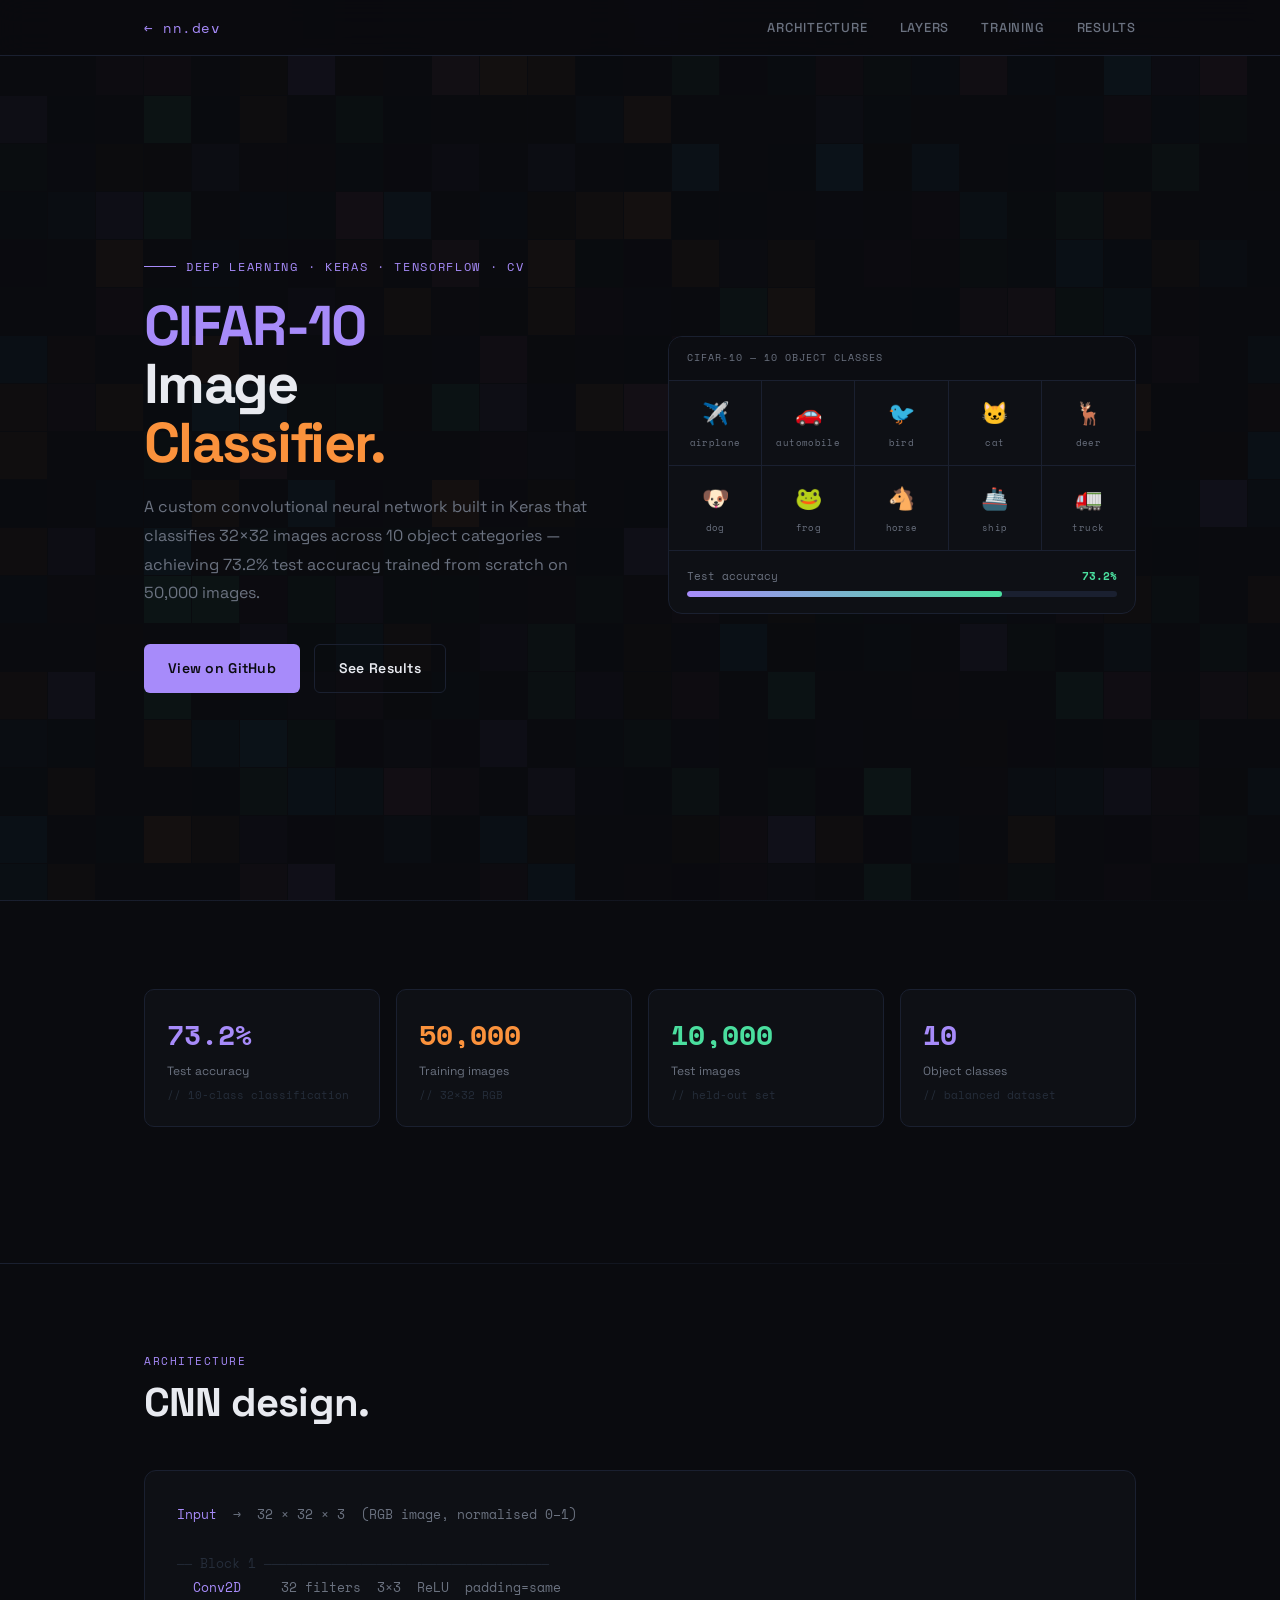
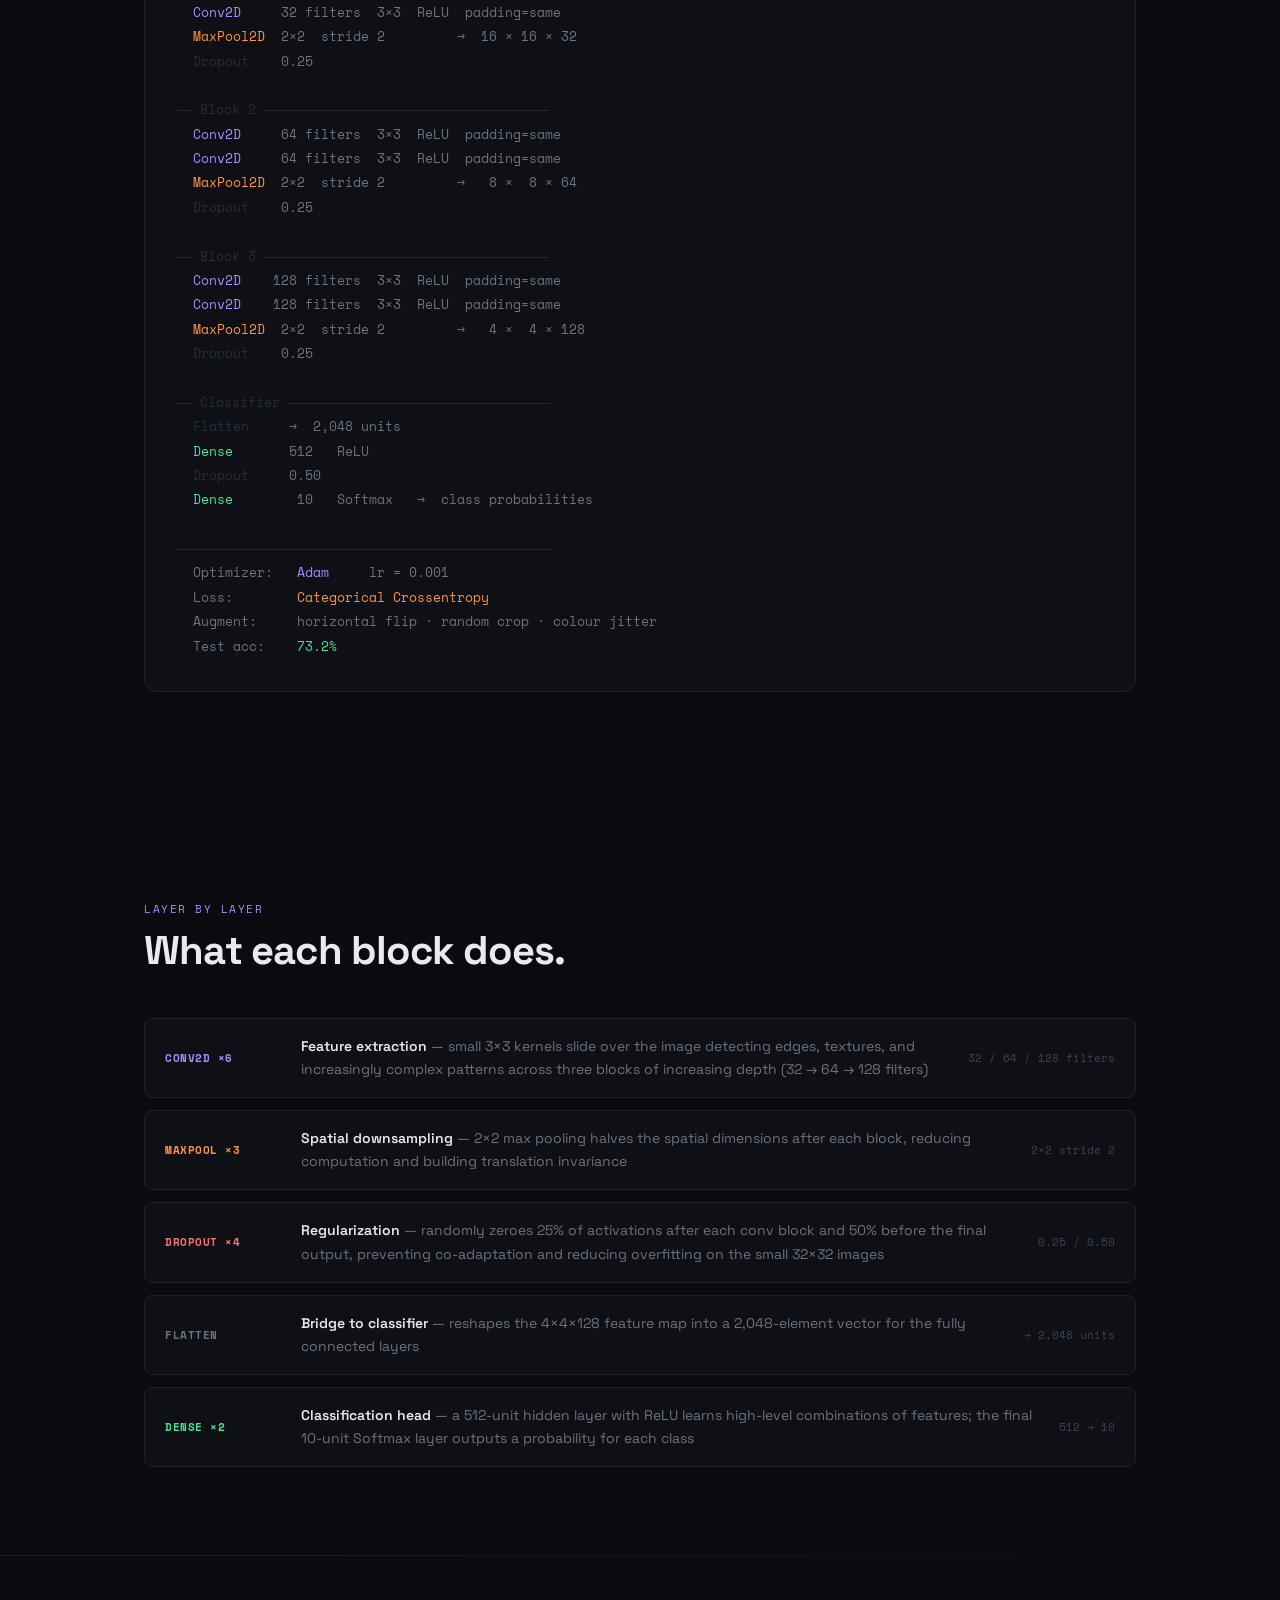
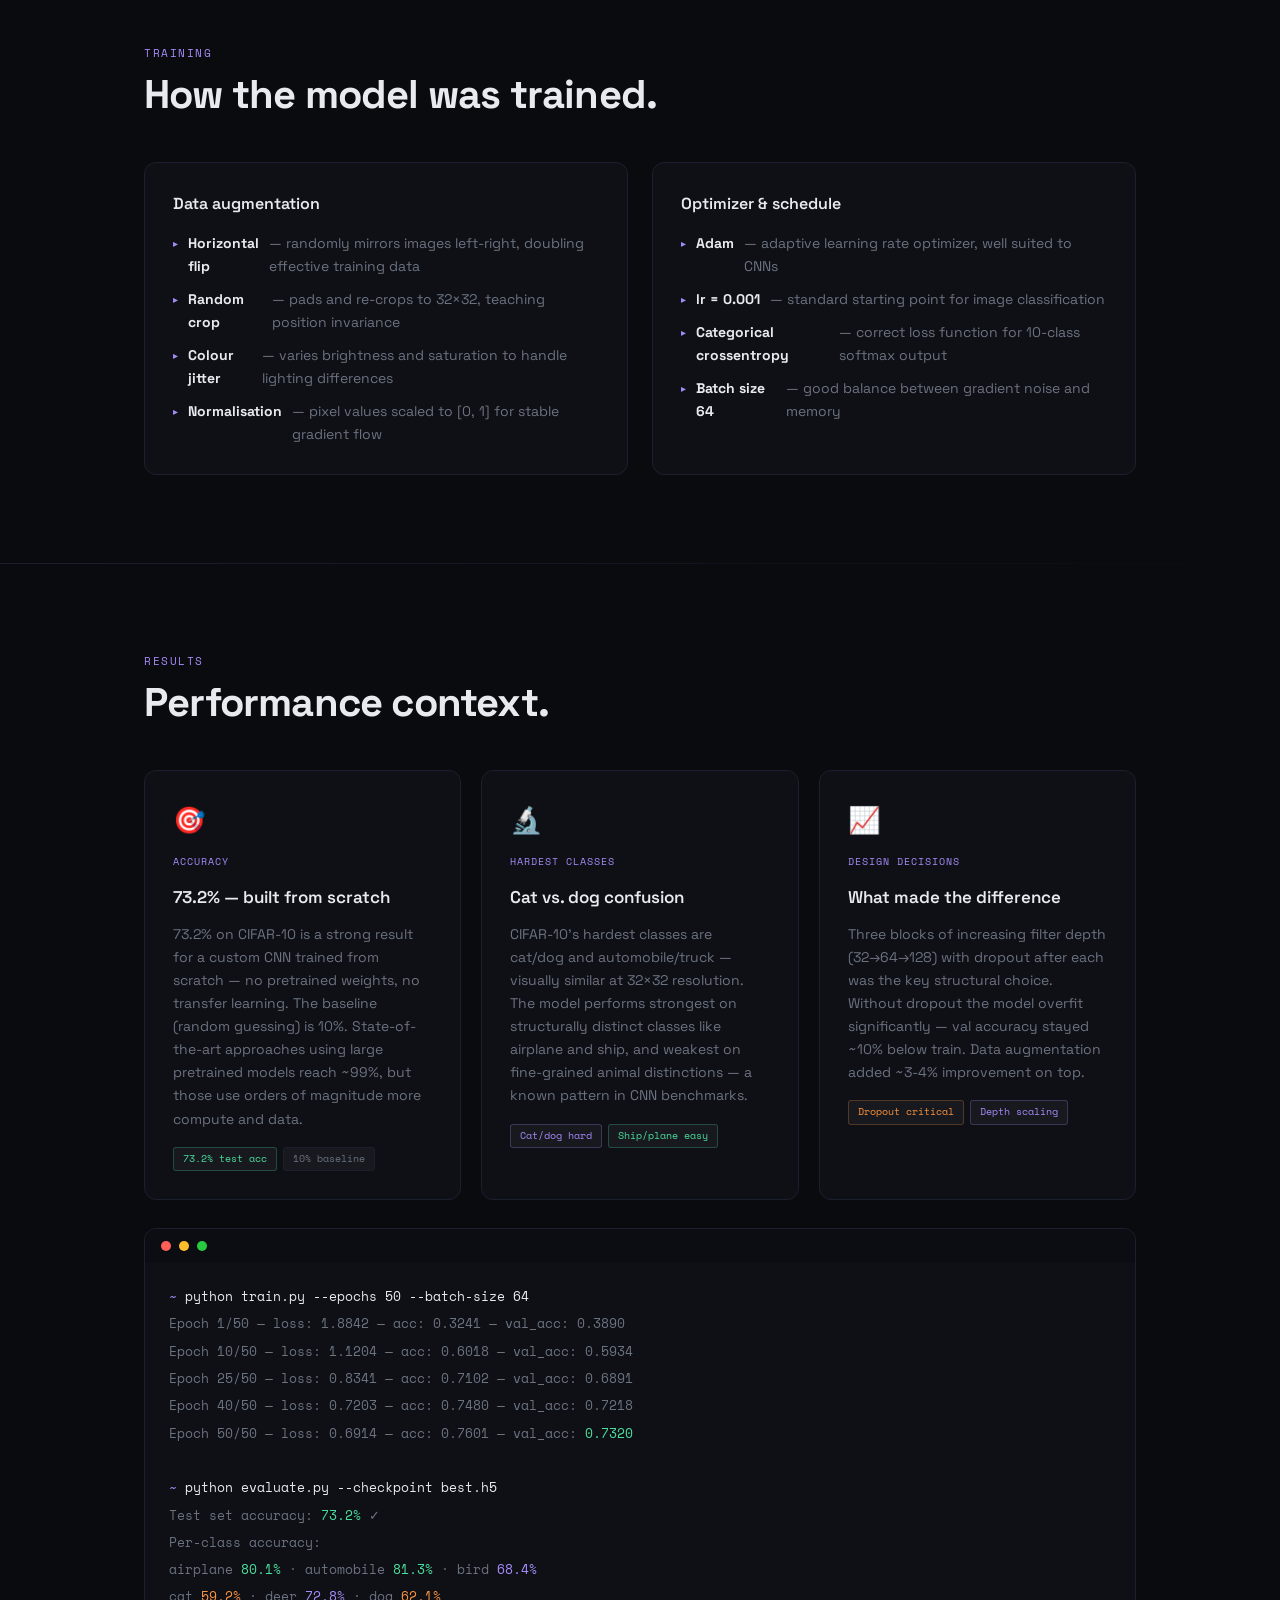
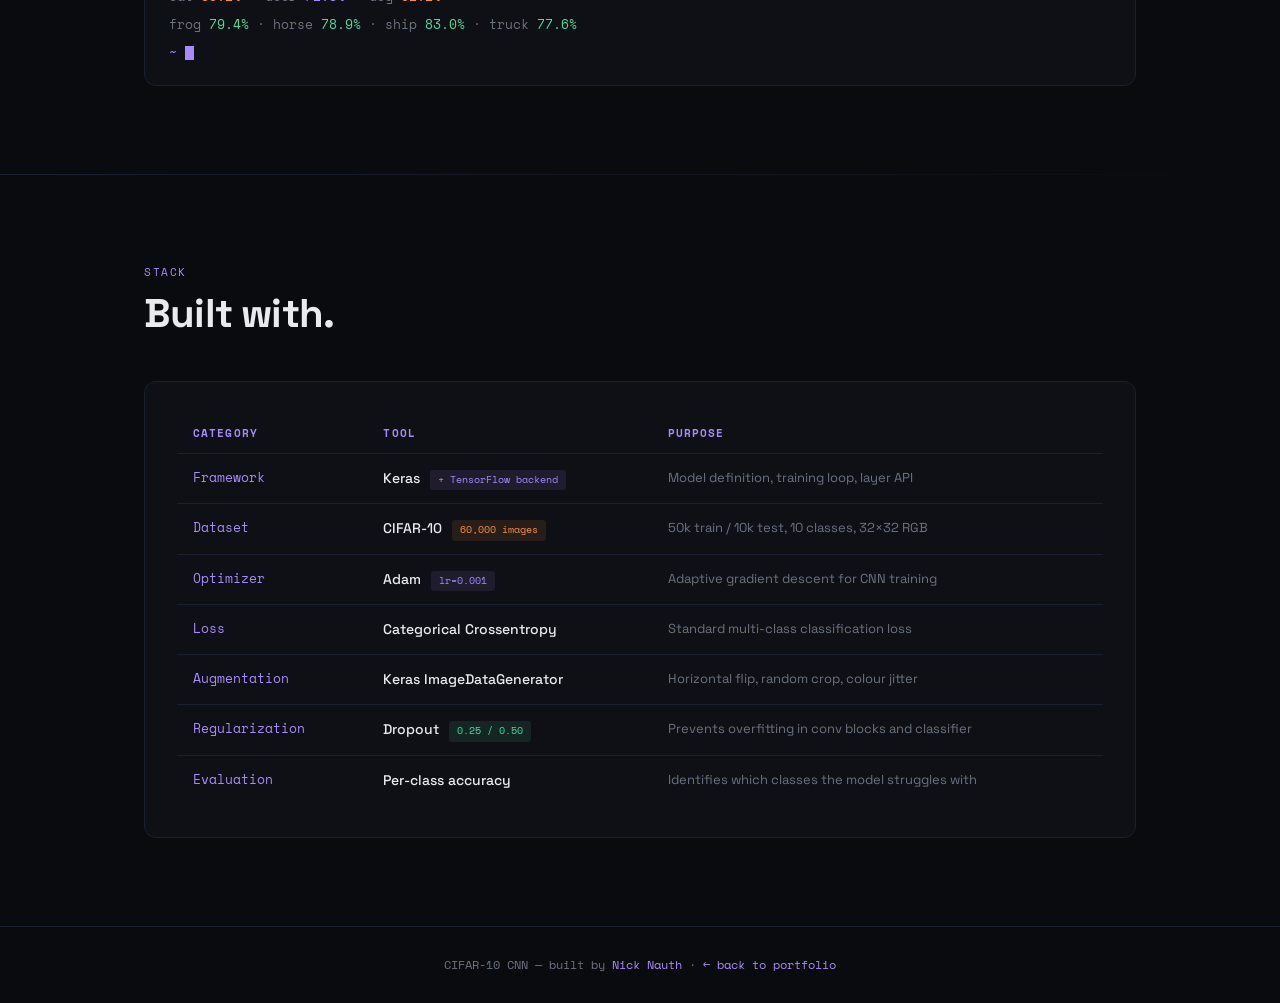
<file: cifar10-cnn.html>
<!DOCTYPE html>
<html lang="en">
<head>
  <meta charset="UTF-8">
  <meta name="viewport" content="width=device-width, initial-scale=1.0">
  <title>Nick Nauth — CIFAR-10 CNN</title>
  <link rel="preconnect" href="https://fonts.googleapis.com">
  <link href="https://fonts.googleapis.com/css2?family=Space+Grotesk:wght@300;400;500;600;700&family=Space+Mono:wght@400;700&display=swap" rel="stylesheet">
  <style>
    *, *::before, *::after { box-sizing: border-box; margin: 0; padding: 0; }

    :root {
      --bg:        #0a0b0f;
      --surface:   #0e1015;
      --border:    #1a2030;
      --text:      #e8eaf0;
      --muted:     #6b7280;
      --accent:    #a78bfa;   /* model violet */
      --accent2:   #fb923c;   /* layer orange */
      --accent3:   #4ade9e;   /* accuracy green */
      --font-head: 'Space Grotesk', sans-serif;
      --font-mono: 'Space Mono', monospace;
    }

    html { scroll-behavior: smooth; }
    body { background: var(--bg); color: var(--text); font-family: var(--font-head); font-size: 16px; line-height: 1.65; -webkit-font-smoothing: antialiased; }
    a { color: inherit; text-decoration: none; }
    .container { max-width: 1040px; margin: 0 auto; padding: 0 24px; }

    /* ── NAV ── */
    nav { position: fixed; top: 0; left: 0; right: 0; z-index: 100; background: rgba(10,11,15,0.90); backdrop-filter: blur(14px); border-bottom: 1px solid var(--border); }
    .nav-inner { display: flex; align-items: center; justify-content: space-between; padding: 16px 24px; max-width: 1040px; margin: 0 auto; }
    .nav-logo { font-family: var(--font-mono); font-size: 14px; color: var(--accent); letter-spacing: 0.04em; }
    .nav-links { display: flex; gap: 32px; }
    .nav-links a { font-size: 13px; font-weight: 500; letter-spacing: 0.06em; text-transform: uppercase; color: var(--muted); transition: color 0.2s; }
    .nav-links a:hover { color: var(--text); }

    /* ── HERO ── */
    #hero { min-height: 100vh; display: flex; align-items: center; padding: 130px 24px 80px; position: relative; overflow: hidden; }
    #hero-bg { position: absolute; inset: 0; z-index: 0; }
    .hero-inner { position: relative; z-index: 1; max-width: 1040px; margin: 0 auto; width: 100%; display: grid; grid-template-columns: 1fr 1fr; gap: 56px; align-items: center; }

    .hero-eyebrow { font-family: var(--font-mono); font-size: 12px; color: var(--accent); letter-spacing: 0.14em; text-transform: uppercase; margin-bottom: 20px; display: flex; align-items: center; gap: 10px; }
    .hero-eyebrow::before { content: ''; display: block; width: 32px; height: 1px; background: var(--accent); }
    h1 { font-size: clamp(34px, 5vw, 56px); font-weight: 700; line-height: 1.05; letter-spacing: -0.03em; margin-bottom: 20px; }
    h1 .hl { color: var(--accent); }
    h1 .hl2 { color: var(--accent2); }
    .hero-sub { font-size: 16px; color: var(--muted); line-height: 1.8; max-width: 460px; margin-bottom: 36px; }
    .hero-actions { display: flex; gap: 14px; flex-wrap: wrap; }
    .btn { display: inline-flex; align-items: center; gap: 8px; padding: 12px 24px; font-family: var(--font-head); font-size: 14px; font-weight: 600; letter-spacing: 0.02em; border-radius: 6px; cursor: pointer; transition: all 0.2s; border: none; }
    .btn-violet { background: var(--accent); color: #0a0b0f; }
    .btn-violet:hover { background: #c4b5fd; }
    .btn-ghost { background: transparent; color: var(--text); border: 1px solid var(--border); }
    .btn-ghost:hover { border-color: var(--accent); color: var(--accent); }

    /* class grid card */
    .class-card { background: var(--surface); border: 1px solid var(--border); border-radius: 14px; overflow: hidden; }
    .class-card-header { background: #0c0d12; padding: 13px 18px; border-bottom: 1px solid var(--border); font-family: var(--font-mono); font-size: 10px; letter-spacing: 0.1em; text-transform: uppercase; color: var(--muted); }
    .class-grid { display: grid; grid-template-columns: repeat(5, 1fr); gap: 0; }
    .class-item { padding: 14px 8px; text-align: center; border-right: 1px solid var(--border); border-bottom: 1px solid var(--border); font-size: 22px; cursor: default; transition: background 0.15s; }
    .class-item:nth-child(5n) { border-right: none; }
    .class-item:nth-last-child(-n+5) { border-bottom: none; }
    .class-item:hover { background: rgba(167,139,250,0.06); }
    .class-item .label { font-family: var(--font-mono); font-size: 9px; color: var(--muted); display: block; margin-top: 5px; letter-spacing: 0.04em; }
    .acc-bar-wrap { padding: 16px 18px; border-top: 1px solid var(--border); display: flex; flex-direction: column; gap: 6px; }
    .acc-label { font-family: var(--font-mono); font-size: 11px; color: var(--muted); display: flex; justify-content: space-between; }
    .acc-label span { color: var(--accent3); font-weight: 700; }
    .acc-bar { height: 6px; background: var(--border); border-radius: 3px; overflow: hidden; }
    .acc-fill { height: 100%; border-radius: 3px; background: linear-gradient(90deg, var(--accent), var(--accent3)); animation: grow 1.4s ease-out forwards; }
    @keyframes grow { from { width: 0; } to { width: 73.2%; } }

    /* ── LAYOUT ── */
    .divider { width: 100%; height: 1px; background: linear-gradient(90deg, var(--border), transparent); }
    section { padding: 88px 0; }
    .section-label { font-family: var(--font-mono); font-size: 11px; color: var(--accent); letter-spacing: 0.14em; text-transform: uppercase; margin-bottom: 10px; }
    h2 { font-size: clamp(26px, 4vw, 40px); font-weight: 700; letter-spacing: -0.02em; margin-bottom: 44px; line-height: 1.15; }

    /* ── STAT CARDS ── */
    .stats-row { display: grid; grid-template-columns: repeat(auto-fill, minmax(200px, 1fr)); gap: 16px; margin-bottom: 48px; }
    .stat-card { background: var(--surface); border: 1px solid var(--border); border-radius: 10px; padding: 22px; }
    .stat-val { font-family: var(--font-mono); font-size: 28px; font-weight: 700; margin-bottom: 4px; }
    .stat-val.v { color: var(--accent); }
    .stat-val.o { color: var(--accent2); }
    .stat-val.g { color: var(--accent3); }
    .stat-label { font-size: 12px; color: var(--muted); }
    .stat-note { font-family: var(--font-mono); font-size: 11px; color: #252d3a; margin-top: 4px; }

    /* ── ARCH ── */
    .arch-wrap { background: var(--surface); border: 1px solid var(--border); border-radius: 12px; padding: 32px; overflow-x: auto; }
    .arch { font-family: var(--font-mono); font-size: 12.5px; line-height: 1.95; color: var(--muted); white-space: pre; min-width: 540px; }
    .arch .v { color: var(--accent); }
    .arch .o { color: var(--accent2); }
    .arch .g { color: var(--accent3); }
    .arch .dim { color: #252d3a; }

    /* ── LAYER CARDS ── */
    .layers { display: flex; flex-direction: column; gap: 12px; }
    .layer-row { display: grid; grid-template-columns: 120px 1fr auto; gap: 16px; align-items: center; background: var(--surface); border: 1px solid var(--border); border-radius: 8px; padding: 16px 20px; transition: border-color 0.2s; }
    .layer-row:hover { border-color: rgba(167,139,250,0.3); }
    .layer-type { font-family: var(--font-mono); font-size: 11px; font-weight: 700; letter-spacing: 0.05em; text-transform: uppercase; }
    .layer-type.conv { color: var(--accent); }
    .layer-type.pool { color: var(--accent2); }
    .layer-type.drop { color: #f87171; }
    .layer-type.dense { color: var(--accent3); }
    .layer-type.flat { color: var(--muted); }
    .layer-desc { font-size: 14px; color: var(--muted); }
    .layer-desc strong { color: var(--text); font-weight: 600; }
    .layer-params { font-family: var(--font-mono); font-size: 11px; color: #3a4255; white-space: nowrap; }

    /* ── TRAINING ── */
    .training-grid { display: grid; grid-template-columns: 1fr 1fr; gap: 24px; }
    .training-block { background: var(--surface); border: 1px solid var(--border); border-radius: 12px; padding: 28px; }
    .training-block h3 { font-size: 16px; font-weight: 600; margin-bottom: 14px; }
    .training-block ul { list-style: none; display: flex; flex-direction: column; gap: 10px; }
    .training-block li { font-size: 14px; color: var(--muted); display: flex; gap: 10px; align-items: flex-start; }
    .training-block li::before { content: '▸'; color: var(--accent); font-size: 10px; flex-shrink: 0; margin-top: 4px; }
    .training-block li strong { color: var(--text); }

    /* ── CARDS ── */
    .cards { display: grid; grid-template-columns: repeat(auto-fill, minmax(300px, 1fr)); gap: 20px; }
    .card { background: var(--surface); border: 1px solid var(--border); border-radius: 12px; padding: 28px; display: flex; flex-direction: column; gap: 12px; transition: border-color 0.2s, transform 0.2s; }
    .card:hover { border-color: rgba(167,139,250,0.3); transform: translateY(-2px); }
    .card-icon { font-size: 26px; }
    .card-tag { font-family: var(--font-mono); font-size: 10px; letter-spacing: 0.1em; text-transform: uppercase; color: var(--accent); }
    .card h3 { font-size: 17px; font-weight: 600; }
    .card p { font-size: 14px; color: var(--muted); line-height: 1.65; }
    .pill-row { display: flex; flex-wrap: wrap; gap: 6px; margin-top: 4px; }
    .pill { font-family: var(--font-mono); font-size: 10px; padding: 3px 9px; border-radius: 3px; background: rgba(255,255,255,0.04); color: var(--muted); border: 1px solid var(--border); }
    .pill-v { border-color: rgba(167,139,250,0.25); color: var(--accent); }
    .pill-o { border-color: rgba(251,146,60,0.25); color: var(--accent2); }
    .pill-g { border-color: rgba(74,222,158,0.25); color: var(--accent3); }

    /* ── TERMINAL ── */
    .terminal { background: var(--surface); border: 1px solid var(--border); border-radius: 12px; overflow: hidden; font-family: var(--font-mono); font-size: 13px; }
    .terminal-bar { background: #0c0d12; padding: 12px 16px; display: flex; align-items: center; gap: 8px; }
    .dot { width: 10px; height: 10px; border-radius: 50%; }
    .dot-r{background:#ff5f57;}.dot-y{background:#ffbd2e;}.dot-g{background:#28ca41;}
    .terminal-body { padding: 20px 24px; line-height: 2.1; }
    .t-p { color: var(--accent); }
    .t-c { color: var(--text); }
    .t-o { color: var(--muted); }
    .t-g { color: var(--accent3); }
    .t-v { color: var(--accent); }
    .t-or { color: var(--accent2); }
    .cursor { display: inline-block; width: 9px; height: 14px; background: var(--accent); vertical-align: middle; animation: blink 1.1s step-end infinite; }
    @keyframes blink { 0%,100%{opacity:1} 50%{opacity:0} }

    /* ── TECH TABLE ── */
    .tech-table { width: 100%; border-collapse: collapse; }
    .tech-table th { font-family: var(--font-mono); font-size: 11px; letter-spacing: 0.1em; text-transform: uppercase; color: var(--accent); text-align: left; padding: 10px 16px; border-bottom: 1px solid var(--border); }
    .tech-table td { padding: 13px 16px; border-bottom: 1px solid var(--border); font-size: 14px; vertical-align: top; }
    .tech-table tr:last-child td { border-bottom: none; }
    .tech-table tr:hover td { background: rgba(255,255,255,0.015); }
    .tech-table td:first-child { font-family: var(--font-mono); color: var(--accent); font-size: 13px; white-space: nowrap; }
    .tech-table td:nth-child(2) { color: var(--text); font-weight: 500; }
    .tech-table td:last-child { color: var(--muted); font-size: 13px; }
    .badge { display: inline-block; font-family: var(--font-mono); font-size: 10px; padding: 2px 8px; border-radius: 3px; margin-left: 6px; }
    .badge-v { background: rgba(167,139,250,0.1); color: var(--accent); }
    .badge-o { background: rgba(251,146,60,0.1); color: var(--accent2); }
    .badge-g { background: rgba(74,222,158,0.1); color: var(--accent3); }

    /* ── REVEAL ── */
    .reveal { opacity: 0; transform: translateY(22px); transition: opacity 0.55s ease, transform 0.55s ease; }
    .reveal.visible { opacity: 1; transform: none; }

    /* ── FOOTER ── */
    footer { border-top: 1px solid var(--border); padding: 28px 24px; text-align: center; font-family: var(--font-mono); font-size: 12px; color: var(--muted); }
    footer span { color: var(--accent); }

    @media (max-width: 768px) {
      .hero-inner, .training-grid { grid-template-columns: 1fr; }
      .nav-links { gap: 18px; }
      section { padding: 56px 0; }
    }
  </style>
</head>
<body>

<canvas id="hero-bg"></canvas>

<!-- NAV -->
<nav>
  <div class="nav-inner">
    <a href="index.html" class="nav-logo">← nn.dev</a>
    <div class="nav-links">
      <a href="#architecture">Architecture</a>
      <a href="#layers">Layers</a>
      <a href="#training">Training</a>
      <a href="#results">Results</a>
    </div>
  </div>
</nav>

<!-- HERO -->
<section id="hero">
  <div class="hero-inner container">
    <div>
      <div class="hero-eyebrow">Deep Learning · Keras · TensorFlow · CV</div>
      <h1><span class="hl">CIFAR-10</span><br>Image<br><span class="hl2">Classifier.</span></h1>
      <p class="hero-sub">
        A custom convolutional neural network built in Keras that classifies 
        32×32 images across 10 object categories — achieving 73.2% test accuracy 
        trained from scratch on 50,000 images.
      </p>
      <div class="hero-actions">
        <a href="https://github.com/nicholosnauth" target="_blank" class="btn btn-violet">View on GitHub</a>
        <a href="#results" class="btn btn-ghost">See Results</a>
      </div>
    </div>

    <!-- class grid -->
    <div class="class-card reveal">
      <div class="class-card-header">CIFAR-10 — 10 object classes</div>
      <div class="class-grid">
        <div class="class-item">✈️<span class="label">airplane</span></div>
        <div class="class-item">🚗<span class="label">automobile</span></div>
        <div class="class-item">🐦<span class="label">bird</span></div>
        <div class="class-item">🐱<span class="label">cat</span></div>
        <div class="class-item">🦌<span class="label">deer</span></div>
        <div class="class-item">🐶<span class="label">dog</span></div>
        <div class="class-item">🐸<span class="label">frog</span></div>
        <div class="class-item">🐴<span class="label">horse</span></div>
        <div class="class-item">🚢<span class="label">ship</span></div>
        <div class="class-item">🚛<span class="label">truck</span></div>
      </div>
      <div class="acc-bar-wrap">
        <div class="acc-label">Test accuracy <span>73.2%</span></div>
        <div class="acc-bar"><div class="acc-fill"></div></div>
      </div>
    </div>
  </div>
</section>

<div class="divider"></div>

<!-- STATS -->
<section>
  <div class="container">
    <div class="stats-row reveal">
      <div class="stat-card">
        <div class="stat-val v">73.2%</div>
        <div class="stat-label">Test accuracy</div>
        <div class="stat-note">// 10-class classification</div>
      </div>
      <div class="stat-card">
        <div class="stat-val o">50,000</div>
        <div class="stat-label">Training images</div>
        <div class="stat-note">// 32×32 RGB</div>
      </div>
      <div class="stat-card">
        <div class="stat-val g">10,000</div>
        <div class="stat-label">Test images</div>
        <div class="stat-note">// held-out set</div>
      </div>
      <div class="stat-card">
        <div class="stat-val v">10</div>
        <div class="stat-label">Object classes</div>
        <div class="stat-note">// balanced dataset</div>
      </div>
    </div>
  </div>
</section>

<div class="divider"></div>

<!-- ARCHITECTURE -->
<section id="architecture">
  <div class="container">
    <div class="reveal">
      <div class="section-label">Architecture</div>
      <h2>CNN design.</h2>
    </div>
    <div class="arch-wrap reveal" style="margin-bottom: 32px;">
      <div class="arch"><span class="v">Input</span>  →  32 × 32 × 3  (RGB image, normalised 0–1)

<span class="dim">── Block 1 ──────────────────────────────────────</span>
  <span class="v">Conv2D</span>     32 filters  3×3  ReLU  padding=same
  <span class="v">Conv2D</span>     32 filters  3×3  ReLU  padding=same
  <span class="o">MaxPool2D</span>  2×2  stride 2         →  16 × 16 × 32
  <span class="dim">Dropout</span>    0.25

<span class="dim">── Block 2 ──────────────────────────────────────</span>
  <span class="v">Conv2D</span>     64 filters  3×3  ReLU  padding=same
  <span class="v">Conv2D</span>     64 filters  3×3  ReLU  padding=same
  <span class="o">MaxPool2D</span>  2×2  stride 2         →   8 ×  8 × 64
  <span class="dim">Dropout</span>    0.25

<span class="dim">── Block 3 ──────────────────────────────────────</span>
  <span class="v">Conv2D</span>    128 filters  3×3  ReLU  padding=same
  <span class="v">Conv2D</span>    128 filters  3×3  ReLU  padding=same
  <span class="o">MaxPool2D</span>  2×2  stride 2         →   4 ×  4 × 128
  <span class="dim">Dropout</span>    0.25

<span class="dim">── Classifier ───────────────────────────────────</span>
  <span class="dim">Flatten</span>     →  2,048 units
  <span class="g">Dense</span>       512   ReLU
  <span class="dim">Dropout</span>     0.50
  <span class="g">Dense</span>        10   Softmax   →  class probabilities

<span class="dim">──────────────────────────────────────────────────</span>
  Optimizer:   <span class="v">Adam</span>     lr = 0.001
  Loss:        <span class="o">Categorical Crossentropy</span>
  Augment:     horizontal flip · random crop · colour jitter
  Test acc:    <span class="g">73.2%</span></div>
    </div>
  </div>
</section>

<!-- LAYERS -->
<section id="layers">
  <div class="container">
    <div class="reveal">
      <div class="section-label">Layer by layer</div>
      <h2>What each block does.</h2>
    </div>
    <div class="layers reveal">
      <div class="layer-row">
        <span class="layer-type conv">Conv2D ×6</span>
        <span class="layer-desc"><strong>Feature extraction</strong> — small 3×3 kernels slide over the image detecting edges, textures, and increasingly complex patterns across three blocks of increasing depth (32 → 64 → 128 filters)</span>
        <span class="layer-params">32 / 64 / 128 filters</span>
      </div>
      <div class="layer-row">
        <span class="layer-type pool">MaxPool ×3</span>
        <span class="layer-desc"><strong>Spatial downsampling</strong> — 2×2 max pooling halves the spatial dimensions after each block, reducing computation and building translation invariance</span>
        <span class="layer-params">2×2 stride 2</span>
      </div>
      <div class="layer-row">
        <span class="layer-type drop">Dropout ×4</span>
        <span class="layer-desc"><strong>Regularization</strong> — randomly zeroes 25% of activations after each conv block and 50% before the final output, preventing co-adaptation and reducing overfitting on the small 32×32 images</span>
        <span class="layer-params">0.25 / 0.50</span>
      </div>
      <div class="layer-row">
        <span class="layer-type flat">Flatten</span>
        <span class="layer-desc"><strong>Bridge to classifier</strong> — reshapes the 4×4×128 feature map into a 2,048-element vector for the fully connected layers</span>
        <span class="layer-params">→ 2,048 units</span>
      </div>
      <div class="layer-row">
        <span class="layer-type dense">Dense ×2</span>
        <span class="layer-desc"><strong>Classification head</strong> — a 512-unit hidden layer with ReLU learns high-level combinations of features; the final 10-unit Softmax layer outputs a probability for each class</span>
        <span class="layer-params">512 → 10</span>
      </div>
    </div>
  </div>
</section>

<div class="divider"></div>

<!-- TRAINING -->
<section id="training">
  <div class="container">
    <div class="reveal">
      <div class="section-label">Training</div>
      <h2>How the model was trained.</h2>
    </div>
    <div class="training-grid reveal">
      <div class="training-block">
        <h3>Data augmentation</h3>
        <ul>
          <li><strong>Horizontal flip</strong> — randomly mirrors images left-right, doubling effective training data</li>
          <li><strong>Random crop</strong> — pads and re-crops to 32×32, teaching position invariance</li>
          <li><strong>Colour jitter</strong> — varies brightness and saturation to handle lighting differences</li>
          <li><strong>Normalisation</strong> — pixel values scaled to [0, 1] for stable gradient flow</li>
        </ul>
      </div>
      <div class="training-block">
        <h3>Optimizer & schedule</h3>
        <ul>
          <li><strong>Adam</strong> — adaptive learning rate optimizer, well suited to CNNs</li>
          <li><strong>lr = 0.001</strong> — standard starting point for image classification</li>
          <li><strong>Categorical crossentropy</strong> — correct loss function for 10-class softmax output</li>
          <li><strong>Batch size 64</strong> — good balance between gradient noise and memory</li>
        </ul>
      </div>
    </div>
  </div>
</section>

<div class="divider"></div>

<!-- RESULTS -->
<section id="results">
  <div class="container">
    <div class="reveal">
      <div class="section-label">Results</div>
      <h2>Performance context.</h2>
    </div>
    <div class="cards reveal">
      <div class="card">
        <div class="card-icon">🎯</div>
        <div class="card-tag">Accuracy</div>
        <h3>73.2% — built from scratch</h3>
        <p>73.2% on CIFAR-10 is a strong result for a custom CNN trained from scratch — no pretrained weights, no transfer learning. The baseline (random guessing) is 10%. State-of-the-art approaches using large pretrained models reach ~99%, but those use orders of magnitude more compute and data.</p>
        <div class="pill-row"><span class="pill pill-g">73.2% test acc</span><span class="pill">10% baseline</span></div>
      </div>
      <div class="card">
        <div class="card-icon">🔬</div>
        <div class="card-tag">Hardest classes</div>
        <h3>Cat vs. dog confusion</h3>
        <p>CIFAR-10's hardest classes are cat/dog and automobile/truck — visually similar at 32×32 resolution. The model performs strongest on structurally distinct classes like airplane and ship, and weakest on fine-grained animal distinctions — a known pattern in CNN benchmarks.</p>
        <div class="pill-row"><span class="pill pill-v">Cat/dog hard</span><span class="pill pill-g">Ship/plane easy</span></div>
      </div>
      <div class="card">
        <div class="card-icon">📈</div>
        <div class="card-tag">Design decisions</div>
        <h3>What made the difference</h3>
        <p>Three blocks of increasing filter depth (32→64→128) with dropout after each was the key structural choice. Without dropout the model overfit significantly — val accuracy stayed ~10% below train. Data augmentation added ~3-4% improvement on top.</p>
        <div class="pill-row"><span class="pill pill-o">Dropout critical</span><span class="pill pill-v">Depth scaling</span></div>
      </div>
    </div>

    <div class="terminal reveal" style="margin-top: 28px;">
      <div class="terminal-bar">
        <div class="dot dot-r"></div><div class="dot dot-y"></div><div class="dot dot-g"></div>
      </div>
      <div class="terminal-body">
        <div><span class="t-p">~</span> <span class="t-c">python train.py --epochs 50 --batch-size 64</span></div>
        <div class="t-o">Epoch  1/50 — loss: 1.8842 — acc: 0.3241 — val_acc: 0.3890</div>
        <div class="t-o">Epoch 10/50 — loss: 1.1204 — acc: 0.6018 — val_acc: 0.5934</div>
        <div class="t-o">Epoch 25/50 — loss: 0.8341 — acc: 0.7102 — val_acc: 0.6891</div>
        <div class="t-o">Epoch 40/50 — loss: 0.7203 — acc: 0.7480 — val_acc: 0.7218</div>
        <div class="t-o">Epoch 50/50 — loss: 0.6914 — acc: 0.7601 — val_acc: <span class="t-g">0.7320</span></div>
        <div>&nbsp;</div>
        <div><span class="t-p">~</span> <span class="t-c">python evaluate.py --checkpoint best.h5</span></div>
        <div class="t-o">Test set accuracy: <span class="t-g">73.2%</span>  ✓</div>
        <div class="t-o">Per-class accuracy:</div>
        <div class="t-o">  airplane    <span class="t-g">80.1%</span>  · automobile <span class="t-g">81.3%</span>  · bird  <span class="t-v">68.4%</span></div>
        <div class="t-o">  cat         <span class="t-or">59.2%</span>  · deer       <span class="t-v">72.8%</span>  · dog   <span class="t-or">62.1%</span></div>
        <div class="t-o">  frog        <span class="t-g">79.4%</span>  · horse      <span class="t-g">78.9%</span>  · ship  <span class="t-g">83.0%</span>  · truck <span class="t-g">77.6%</span></div>
        <div><span class="t-p">~</span> <span class="cursor"></span></div>
      </div>
    </div>
  </div>
</section>

<div class="divider"></div>

<!-- STACK -->
<section>
  <div class="container">
    <div class="reveal">
      <div class="section-label">Stack</div>
      <h2>Built with.</h2>
    </div>
    <div class="arch-wrap reveal">
      <table class="tech-table">
        <thead><tr><th>Category</th><th>Tool</th><th>Purpose</th></tr></thead>
        <tbody>
          <tr><td>Framework</td><td>Keras <span class="badge badge-v">+ TensorFlow backend</span></td><td>Model definition, training loop, layer API</td></tr>
          <tr><td>Dataset</td><td>CIFAR-10 <span class="badge badge-o">60,000 images</span></td><td>50k train / 10k test, 10 classes, 32×32 RGB</td></tr>
          <tr><td>Optimizer</td><td>Adam <span class="badge badge-v">lr=0.001</span></td><td>Adaptive gradient descent for CNN training</td></tr>
          <tr><td>Loss</td><td>Categorical Crossentropy</td><td>Standard multi-class classification loss</td></tr>
          <tr><td>Augmentation</td><td>Keras ImageDataGenerator</td><td>Horizontal flip, random crop, colour jitter</td></tr>
          <tr><td>Regularization</td><td>Dropout <span class="badge badge-g">0.25 / 0.50</span></td><td>Prevents overfitting in conv blocks and classifier</td></tr>
          <tr><td>Evaluation</td><td>Per-class accuracy</td><td>Identifies which classes the model struggles with</td></tr>
        </tbody>
      </table>
    </div>
  </div>
</section>

<!-- FOOTER -->
<footer>
  <p>CIFAR-10 CNN — built by <span>Nick Nauth</span> · <a href="index.html" style="color: var(--accent);">← back to portfolio</a></p>
</footer>

<script>
  // animated pixel grid background — nods to 32×32 CIFAR images
  const canvas = document.getElementById('hero-bg');
  const ctx = canvas.getContext('2d');
  let w, h, cells = [];
  const CELL = 48;
  const COLORS = [
    'rgba(167,139,250,', 'rgba(251,146,60,', 'rgba(74,222,158,',
    'rgba(56,189,248,',  'rgba(232,121,160,'
  ];
  function resize() {
    w = canvas.width = innerWidth;
    h = canvas.height = innerHeight;
    const cols = Math.ceil(w / CELL) + 1;
    const rows = Math.ceil(h / CELL) + 1;
    cells = [];
    for (let r = 0; r < rows; r++) {
      for (let c = 0; c < cols; c++) {
        cells.push({
          x: c * CELL, y: r * CELL,
          color: COLORS[Math.floor(Math.random() * COLORS.length)],
          o: Math.random() * 0.04 + 0.005,
          pulse: Math.random() * Math.PI * 2,
          speed: Math.random() * 0.008 + 0.002,
        });
      }
    }
  }
  resize(); addEventListener('resize', resize);
  function draw() {
    ctx.clearRect(0, 0, w, h);
    for (const c of cells) {
      c.pulse += c.speed;
      const o = c.o * (0.5 + Math.sin(c.pulse) * 0.5);
      ctx.fillStyle = c.color + o + ')';
      ctx.fillRect(c.x, c.y, CELL - 1, CELL - 1);
    }
    requestAnimationFrame(draw);
  }
  draw();

  const obs = new IntersectionObserver((entries) => {
    entries.forEach(en => { if (en.isIntersecting) { en.target.classList.add('visible'); obs.unobserve(en.target); } });
  }, { threshold: 0.1 });
  document.querySelectorAll('.reveal').forEach(el => obs.observe(el));
</script>
</body>
</html>
</file>
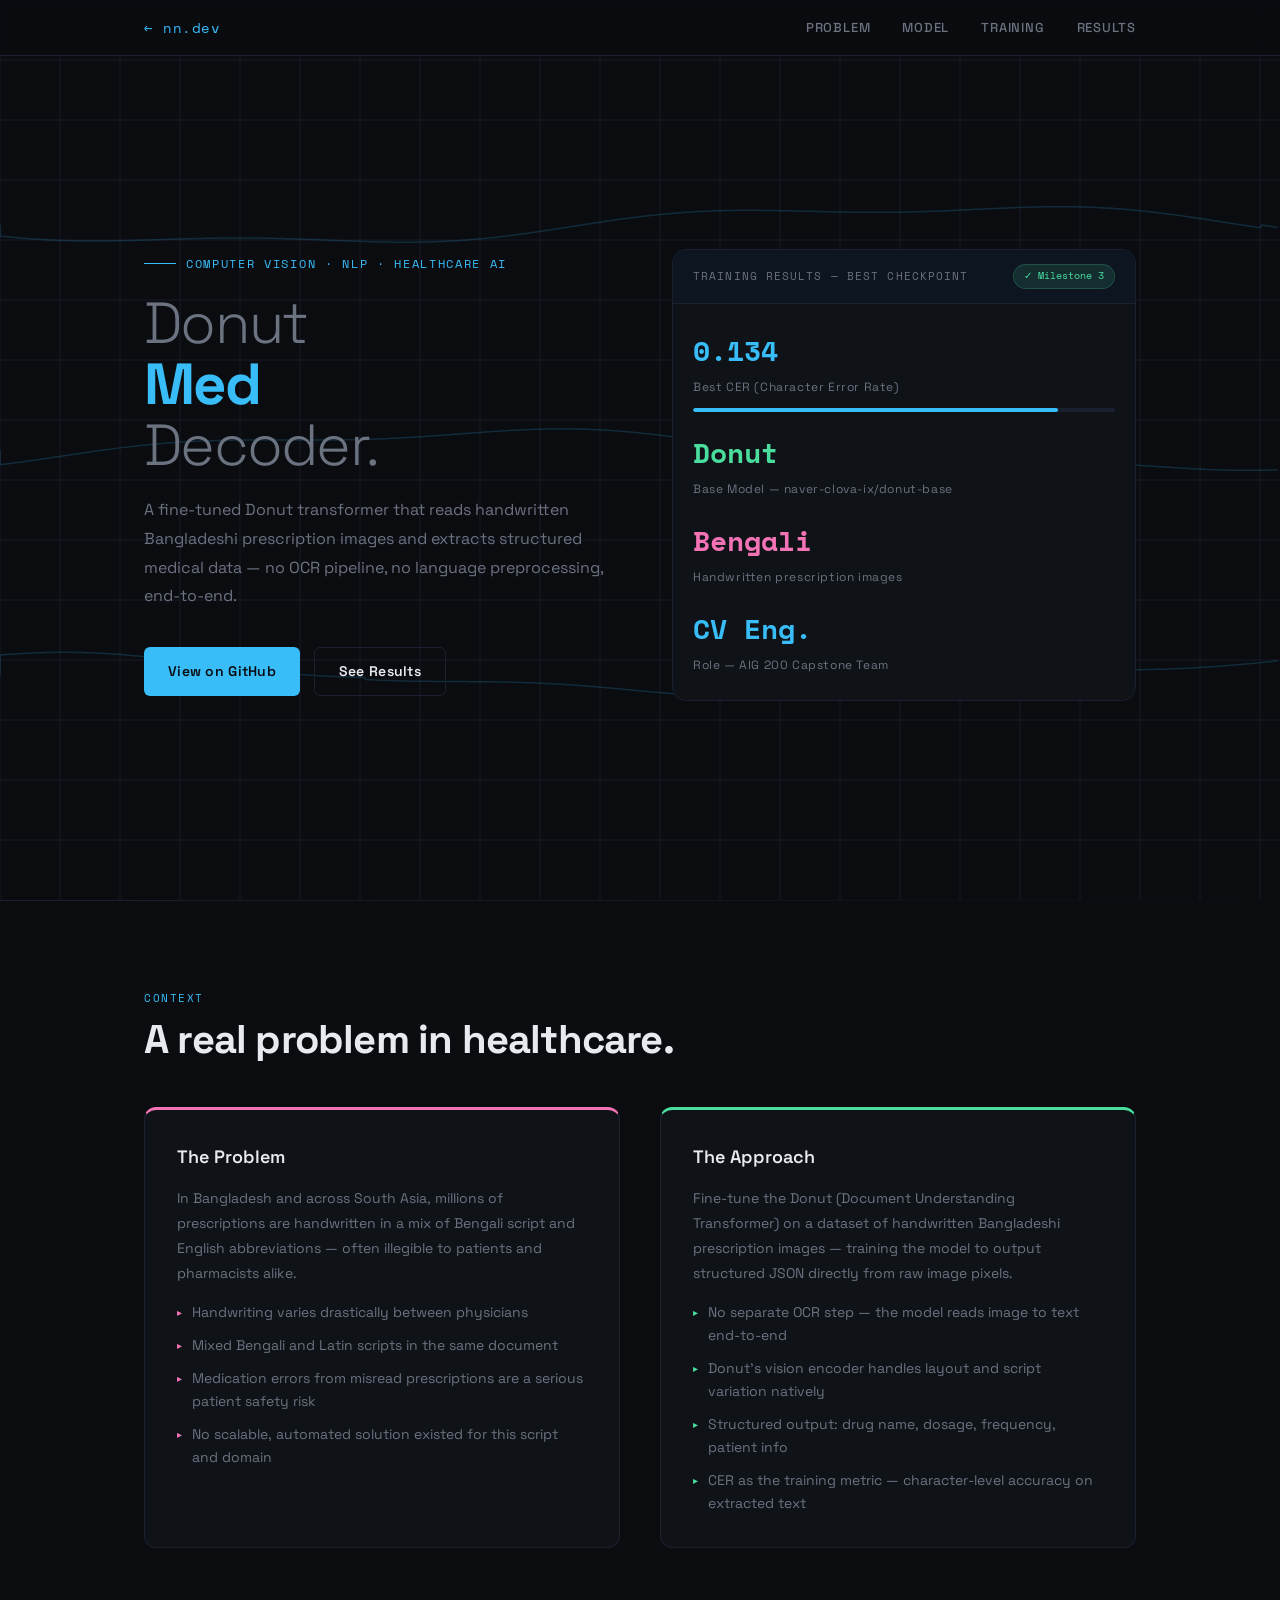
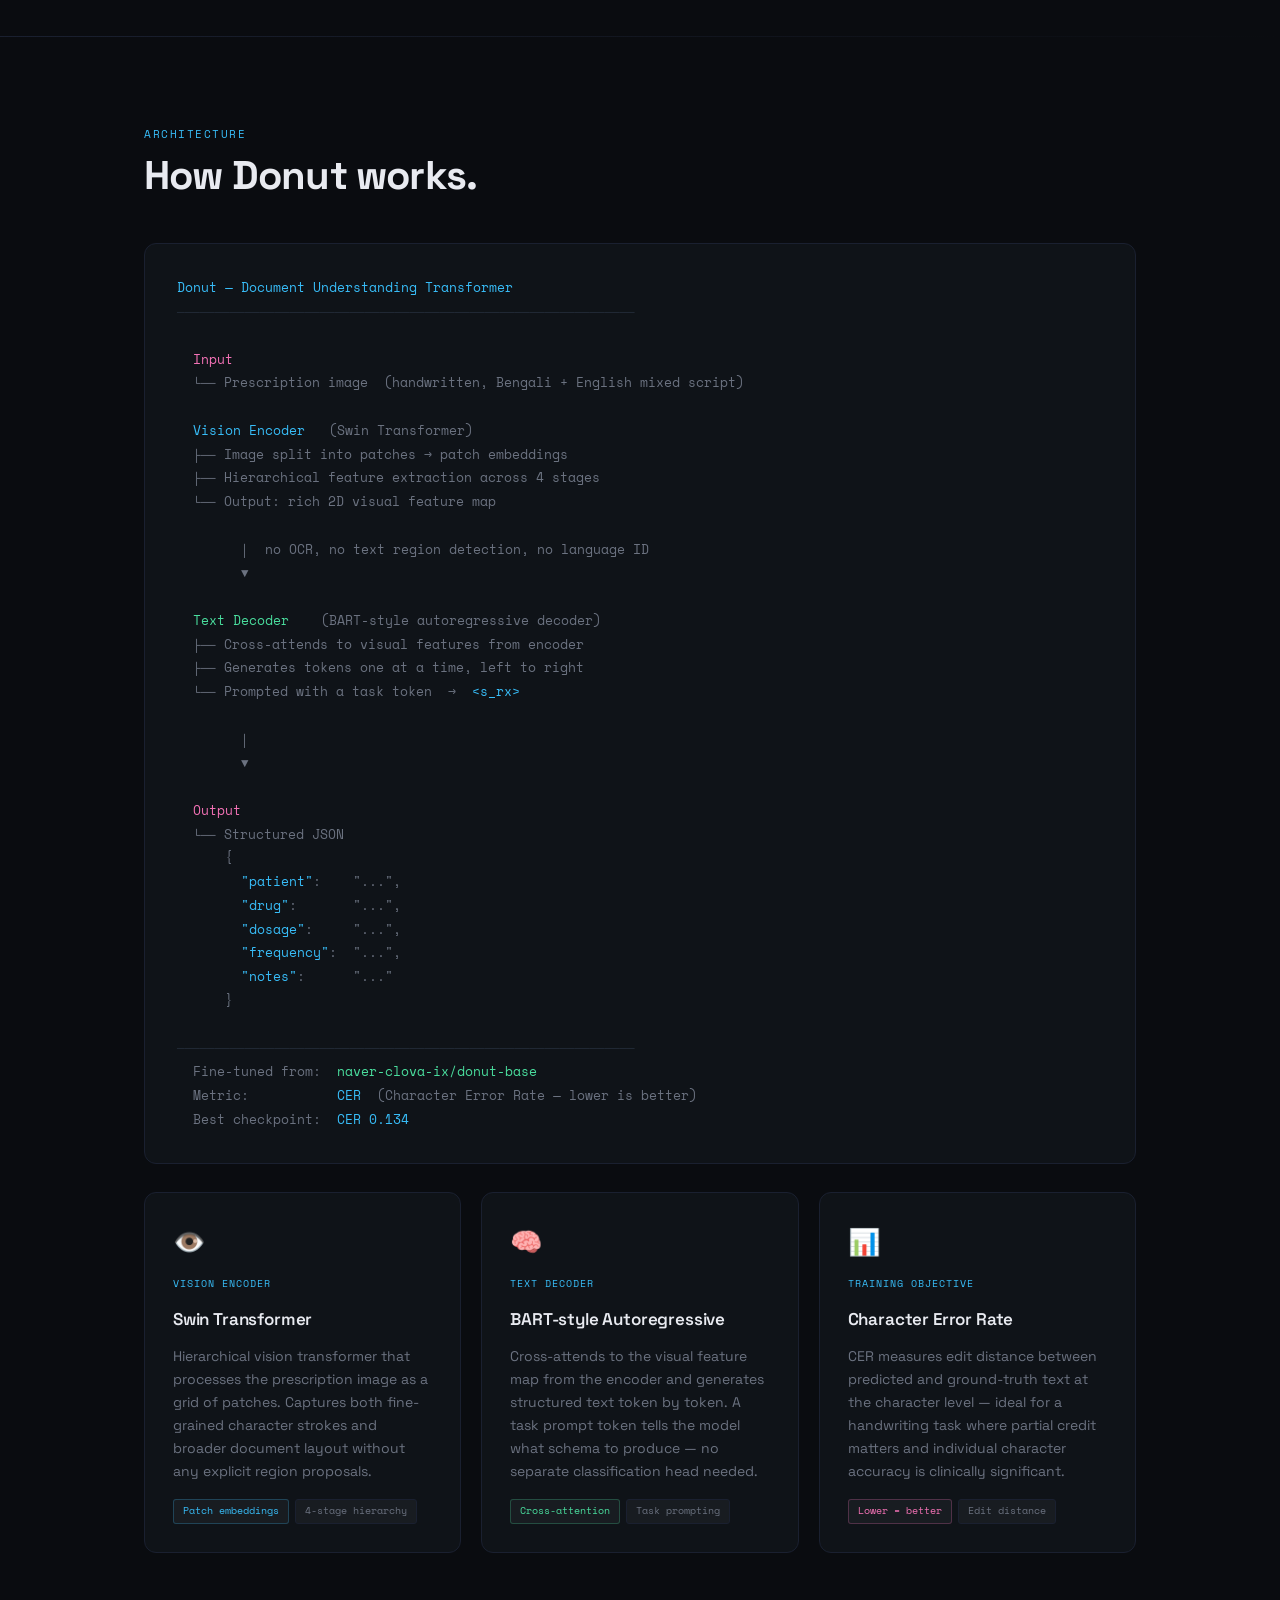
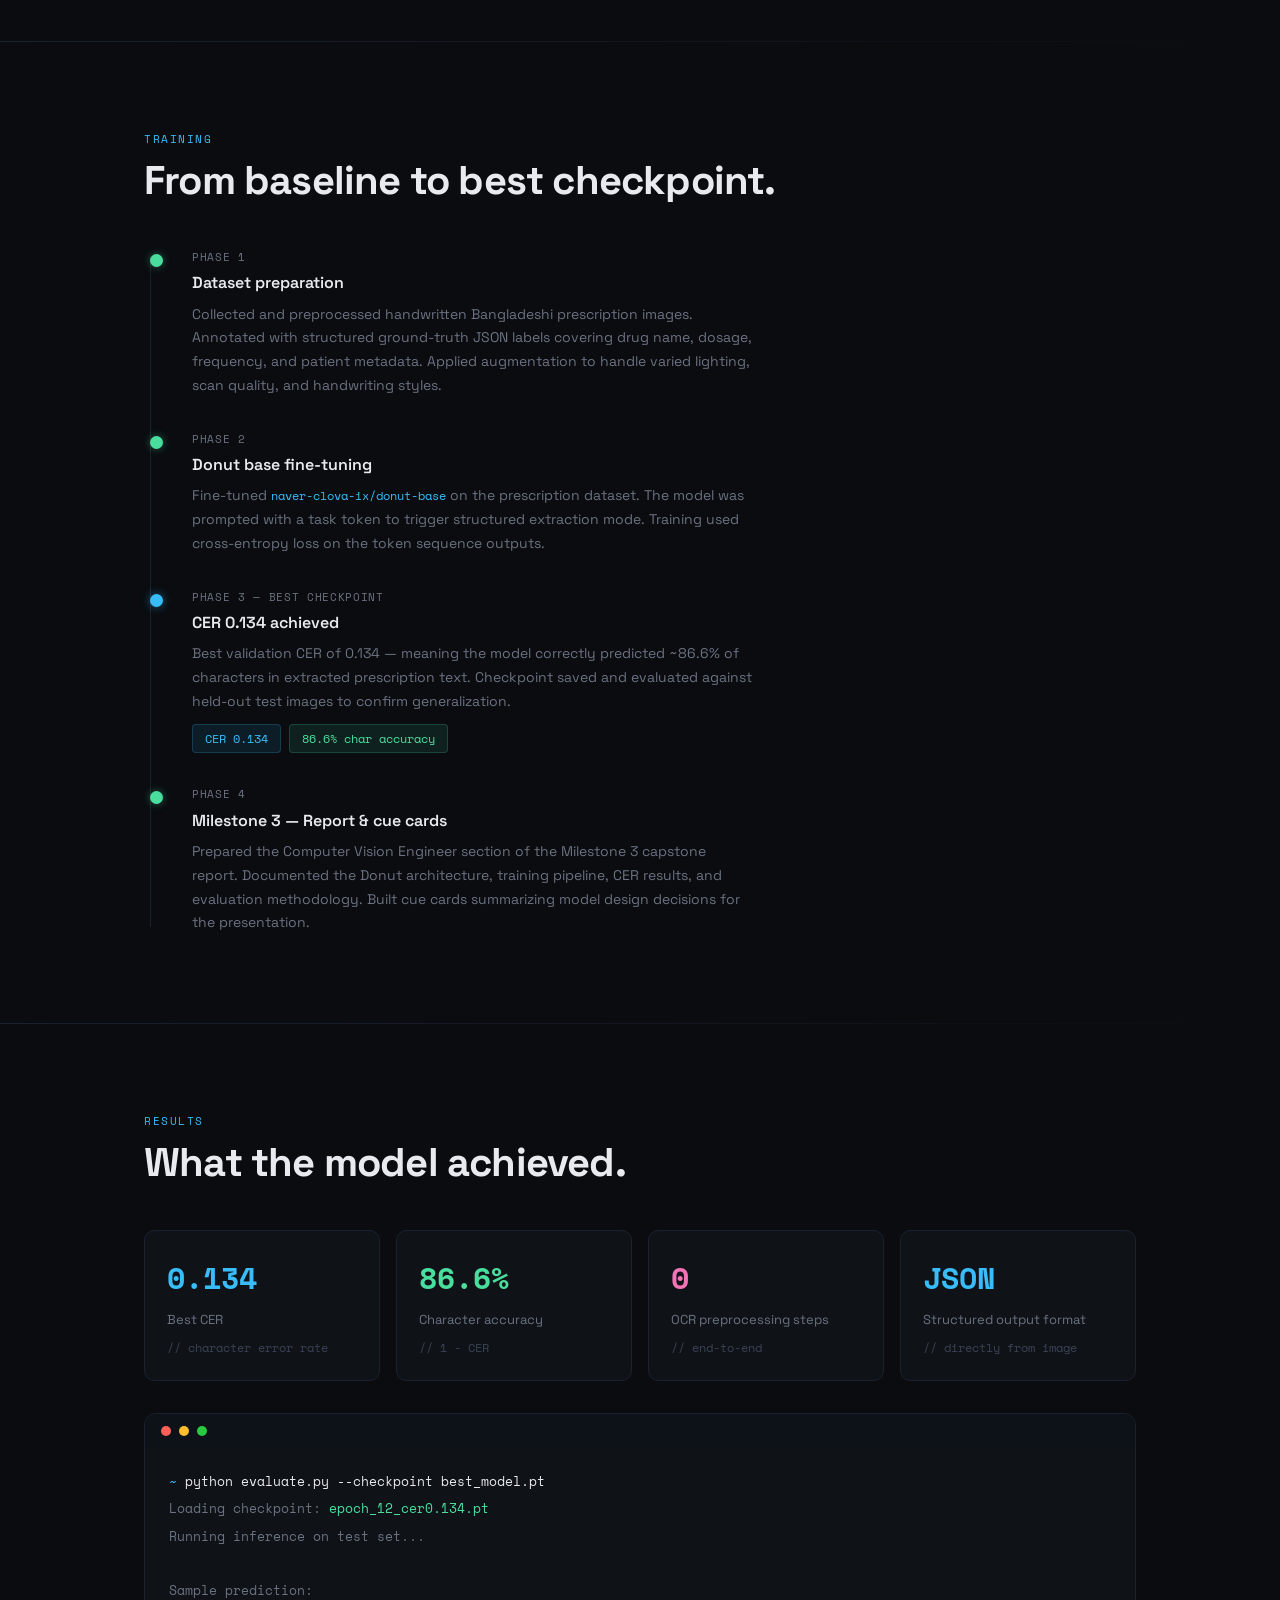
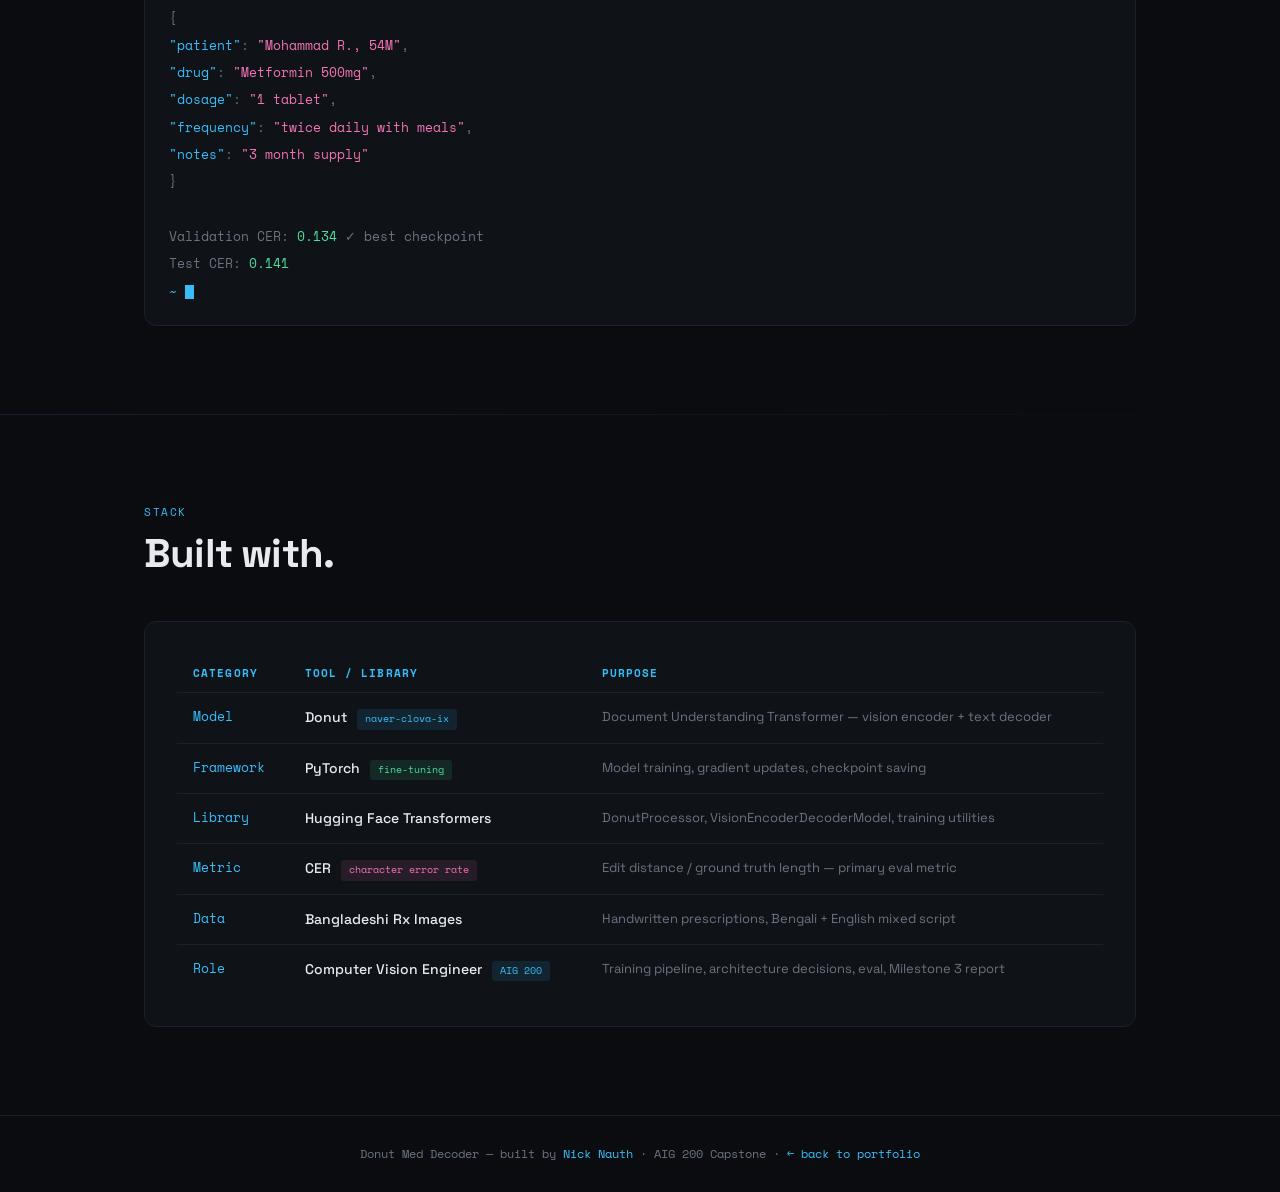
<file: donut-med-decoder.html>
<!DOCTYPE html>
<html lang="en">
<head>
  <meta charset="UTF-8">
  <meta name="viewport" content="width=device-width, initial-scale=1.0">
  <title>Nick Nauth — Donut Med Decoder</title>
  <link rel="preconnect" href="https://fonts.googleapis.com">
  <link href="https://fonts.googleapis.com/css2?family=Space+Grotesk:wght@300;400;500;600;700&family=Space+Mono:wght@400;700&display=swap" rel="stylesheet">
  <style>
    *, *::before, *::after { box-sizing: border-box; margin: 0; padding: 0; }

    :root {
      --bg:        #0a0c10;
      --surface:   #0f1318;
      --border:    #1a2030;
      --text:      #e8eaf0;
      --muted:     #6b7280;
      --accent:    #38bdf8;   /* clinical blue */
      --accent2:   #4ade9e;   /* model green */
      --accent3:   #f472b6;   /* prescription pink */
      --font-head: 'Space Grotesk', sans-serif;
      --font-mono: 'Space Mono', monospace;
    }

    html { scroll-behavior: smooth; }
    body { background: var(--bg); color: var(--text); font-family: var(--font-head); font-size: 16px; line-height: 1.65; -webkit-font-smoothing: antialiased; }
    a { color: inherit; text-decoration: none; }
    .container { max-width: 1040px; margin: 0 auto; padding: 0 24px; }

    /* ── NAV ── */
    nav {
      position: fixed; top: 0; left: 0; right: 0; z-index: 100;
      background: rgba(10,12,16,0.90); backdrop-filter: blur(14px);
      border-bottom: 1px solid var(--border);
    }
    .nav-inner { display: flex; align-items: center; justify-content: space-between; padding: 16px 24px; max-width: 1040px; margin: 0 auto; }
    .nav-logo { font-family: var(--font-mono); font-size: 14px; color: var(--accent); letter-spacing: 0.04em; }
    .nav-links { display: flex; gap: 32px; }
    .nav-links a { font-size: 13px; font-weight: 500; letter-spacing: 0.06em; text-transform: uppercase; color: var(--muted); transition: color 0.2s; }
    .nav-links a:hover { color: var(--text); }

    /* ── HERO ── */
    #hero { min-height: 100vh; display: flex; align-items: center; padding: 130px 24px 80px; position: relative; overflow: hidden; }
    #hero-bg { position: absolute; inset: 0; z-index: 0; }
    .hero-inner { position: relative; z-index: 1; max-width: 1040px; margin: 0 auto; width: 100%; display: grid; grid-template-columns: 1fr 1fr; gap: 64px; align-items: center; }

    .hero-eyebrow { font-family: var(--font-mono); font-size: 12px; color: var(--accent); letter-spacing: 0.14em; text-transform: uppercase; margin-bottom: 20px; display: flex; align-items: center; gap: 10px; }
    .hero-eyebrow::before { content: ''; display: block; width: 32px; height: 1px; background: var(--accent); }
    h1 { font-size: clamp(36px, 5vw, 58px); font-weight: 700; line-height: 1.05; letter-spacing: -0.03em; margin-bottom: 20px; }
    h1 .dim { color: var(--muted); font-weight: 300; }
    h1 .hl { color: var(--accent); }
    .hero-sub { font-size: 16px; color: var(--muted); line-height: 1.8; max-width: 460px; margin-bottom: 36px; }
    .hero-actions { display: flex; gap: 14px; flex-wrap: wrap; }
    .btn { display: inline-flex; align-items: center; gap: 8px; padding: 12px 24px; font-family: var(--font-head); font-size: 14px; font-weight: 600; letter-spacing: 0.02em; border-radius: 6px; cursor: pointer; transition: all 0.2s; border: none; }
    .btn-blue { background: var(--accent); color: #0a0c10; }
    .btn-blue:hover { background: #7dd3fc; }
    .btn-ghost { background: transparent; color: var(--text); border: 1px solid var(--border); }
    .btn-ghost:hover { border-color: var(--accent); color: var(--accent); }

    /* hero stat card */
    .hero-card {
      background: var(--surface); border: 1px solid var(--border);
      border-radius: 14px; overflow: hidden;
    }
    .hero-card-header {
      background: #0d1520; padding: 14px 20px;
      display: flex; align-items: center; justify-content: space-between;
      border-bottom: 1px solid var(--border);
    }
    .hero-card-title { font-family: var(--font-mono); font-size: 11px; letter-spacing: 0.1em; text-transform: uppercase; color: var(--muted); }
    .status-chip { font-family: var(--font-mono); font-size: 10px; padding: 3px 10px; border-radius: 20px; background: rgba(74,222,158,0.12); color: var(--accent2); border: 1px solid rgba(74,222,158,0.2); }
    .hero-card-body { padding: 24px 20px; display: flex; flex-direction: column; gap: 18px; }
    .metric { display: flex; flex-direction: column; gap: 4px; }
    .metric-val { font-family: var(--font-mono); font-size: 28px; font-weight: 700; }
    .metric-val.blue { color: var(--accent); }
    .metric-val.green { color: var(--accent2); }
    .metric-val.pink { color: var(--accent3); }
    .metric-label { font-size: 12px; color: var(--muted); letter-spacing: 0.05em; }
    .metric-bar-wrap { height: 4px; background: var(--border); border-radius: 2px; margin-top: 6px; overflow: hidden; }
    .metric-bar { height: 100%; border-radius: 2px; }

    /* ── DIVIDER ── */
    .divider { width: 100%; height: 1px; background: linear-gradient(90deg, var(--border), transparent); }

    /* ── SECTIONS ── */
    section { padding: 88px 0; }
    .section-label { font-family: var(--font-mono); font-size: 11px; color: var(--accent); letter-spacing: 0.14em; text-transform: uppercase; margin-bottom: 10px; }
    h2 { font-size: clamp(26px, 4vw, 40px); font-weight: 700; letter-spacing: -0.02em; margin-bottom: 44px; line-height: 1.15; }

    /* ── PROBLEM / SOLUTION SPLIT ── */
    .split { display: grid; grid-template-columns: 1fr 1fr; gap: 40px; }
    .split-block { background: var(--surface); border: 1px solid var(--border); border-radius: 12px; padding: 32px; }
    .split-block.problem { border-top: 3px solid var(--accent3); }
    .split-block.solution { border-top: 3px solid var(--accent2); }
    .split-block h3 { font-size: 18px; font-weight: 600; margin-bottom: 14px; }
    .split-block p { font-size: 14px; color: var(--muted); line-height: 1.8; }
    .split-block ul { list-style: none; margin-top: 14px; display: flex; flex-direction: column; gap: 10px; }
    .split-block li { font-size: 14px; color: var(--muted); display: flex; gap: 10px; align-items: flex-start; }
    .split-block li::before { content: '▸'; font-size: 10px; flex-shrink: 0; margin-top: 4px; }
    .split-block.problem li::before { color: var(--accent3); }
    .split-block.solution li::before { color: var(--accent2); }

    /* ── CARDS ── */
    .cards { display: grid; grid-template-columns: repeat(auto-fill, minmax(300px, 1fr)); gap: 20px; }
    .card { background: var(--surface); border: 1px solid var(--border); border-radius: 12px; padding: 28px; display: flex; flex-direction: column; gap: 12px; transition: border-color 0.2s, transform 0.2s; }
    .card:hover { border-color: rgba(56,189,248,0.35); transform: translateY(-2px); }
    .card-icon { font-size: 26px; }
    .card-tag { font-family: var(--font-mono); font-size: 10px; letter-spacing: 0.1em; text-transform: uppercase; color: var(--accent); }
    .card h3 { font-size: 17px; font-weight: 600; letter-spacing: -0.01em; }
    .card p { font-size: 14px; color: var(--muted); line-height: 1.65; flex: 1; }
    .pill-row { display: flex; flex-wrap: wrap; gap: 6px; margin-top: 4px; }
    .pill { font-family: var(--font-mono); font-size: 10px; padding: 3px 9px; border-radius: 3px; background: rgba(255,255,255,0.04); color: var(--muted); border: 1px solid var(--border); }
    .pill-b { border-color: rgba(56,189,248,0.25); color: var(--accent); }
    .pill-g { border-color: rgba(74,222,158,0.25); color: var(--accent2); }
    .pill-p { border-color: rgba(244,114,182,0.25); color: var(--accent3); }

    /* ── TRAINING TIMELINE ── */
    .timeline { position: relative; padding-left: 28px; display: flex; flex-direction: column; gap: 0; }
    .timeline::before { content: ''; position: absolute; left: 6px; top: 8px; bottom: 8px; width: 1px; background: var(--border); }
    .tl-item { position: relative; padding: 0 0 32px 20px; }
    .tl-item:last-child { padding-bottom: 0; }
    .tl-dot { position: absolute; left: -22px; top: 6px; width: 13px; height: 13px; border-radius: 50%; border: 2px solid var(--border); background: var(--bg); }
    .tl-dot.done { background: var(--accent2); border-color: var(--accent2); box-shadow: 0 0 8px rgba(74,222,158,0.4); }
    .tl-dot.best { background: var(--accent); border-color: var(--accent); box-shadow: 0 0 10px rgba(56,189,248,0.5); }
    .tl-label { font-family: var(--font-mono); font-size: 11px; color: var(--muted); letter-spacing: 0.06em; text-transform: uppercase; margin-bottom: 4px; }
    .tl-title { font-size: 16px; font-weight: 600; margin-bottom: 6px; }
    .tl-desc { font-size: 14px; color: var(--muted); line-height: 1.7; max-width: 560px; }
    .tl-metric { display: inline-flex; align-items: center; gap: 6px; margin-top: 10px; font-family: var(--font-mono); font-size: 12px; padding: 4px 12px; border-radius: 4px; }
    .tl-metric.cer { background: rgba(56,189,248,0.1); color: var(--accent); border: 1px solid rgba(56,189,248,0.2); }
    .tl-metric.good { background: rgba(74,222,158,0.1); color: var(--accent2); border: 1px solid rgba(74,222,158,0.2); }

    /* ── ARCH WRAP ── */
    .arch-wrap { background: var(--surface); border: 1px solid var(--border); border-radius: 12px; padding: 32px; overflow-x: auto; }
    .arch { font-family: var(--font-mono); font-size: 12.5px; line-height: 1.9; color: var(--muted); white-space: pre; min-width: 520px; }
    .arch .b { color: var(--accent); }
    .arch .g { color: var(--accent2); }
    .arch .p { color: var(--accent3); }
    .arch .dim { color: #252d3a; }

    /* ── RESULTS ── */
    .results-grid { display: grid; grid-template-columns: repeat(auto-fill, minmax(200px, 1fr)); gap: 16px; margin-bottom: 32px; }
    .result-card { background: var(--surface); border: 1px solid var(--border); border-radius: 10px; padding: 22px; display: flex; flex-direction: column; gap: 6px; }
    .result-val { font-family: var(--font-mono); font-size: 30px; font-weight: 700; }
    .result-val.blue { color: var(--accent); }
    .result-val.green { color: var(--accent2); }
    .result-val.pink { color: var(--accent3); }
    .result-label { font-size: 13px; color: var(--muted); }
    .result-note { font-size: 12px; color: #3a4255; font-family: var(--font-mono); margin-top: 2px; }

    /* ── TECH TABLE ── */
    .tech-table { width: 100%; border-collapse: collapse; }
    .tech-table th { font-family: var(--font-mono); font-size: 11px; letter-spacing: 0.1em; text-transform: uppercase; color: var(--accent); text-align: left; padding: 10px 16px; border-bottom: 1px solid var(--border); }
    .tech-table td { padding: 13px 16px; border-bottom: 1px solid var(--border); font-size: 14px; vertical-align: top; }
    .tech-table tr:last-child td { border-bottom: none; }
    .tech-table tr:hover td { background: rgba(255,255,255,0.015); }
    .tech-table td:first-child { font-family: var(--font-mono); color: var(--accent); font-size: 13px; white-space: nowrap; }
    .tech-table td:nth-child(2) { color: var(--text); font-weight: 500; }
    .tech-table td:last-child { color: var(--muted); font-size: 13px; }
    .badge { display: inline-block; font-family: var(--font-mono); font-size: 10px; padding: 2px 8px; border-radius: 3px; margin-left: 6px; }
    .badge-b { background: rgba(56,189,248,0.1); color: var(--accent); }
    .badge-g { background: rgba(74,222,158,0.1); color: var(--accent2); }
    .badge-p { background: rgba(244,114,182,0.1); color: var(--accent3); }

    /* ── TERMINAL ── */
    .terminal { background: var(--surface); border: 1px solid var(--border); border-radius: 12px; overflow: hidden; font-family: var(--font-mono); font-size: 13px; }
    .terminal-bar { background: #0d1118; padding: 12px 16px; display: flex; align-items: center; gap: 8px; }
    .dot { width: 10px; height: 10px; border-radius: 50%; }
    .dot-r{background:#ff5f57;}.dot-y{background:#ffbd2e;}.dot-g{background:#28ca41;}
    .terminal-body { padding: 20px 24px; line-height: 2.1; }
    .t-p { color: var(--accent); }
    .t-c { color: var(--text); }
    .t-o { color: var(--muted); }
    .t-g { color: var(--accent2); }
    .t-b { color: var(--accent); }
    .t-pk { color: var(--accent3); }
    .cursor { display: inline-block; width: 9px; height: 14px; background: var(--accent); vertical-align: middle; animation: blink 1.1s step-end infinite; }
    @keyframes blink { 0%,100%{opacity:1} 50%{opacity:0} }

    /* ── REVEAL ── */
    .reveal { opacity: 0; transform: translateY(22px); transition: opacity 0.55s ease, transform 0.55s ease; }
    .reveal.visible { opacity: 1; transform: none; }

    /* ── FOOTER ── */
    footer { border-top: 1px solid var(--border); padding: 28px 24px; text-align: center; font-family: var(--font-mono); font-size: 12px; color: var(--muted); }
    footer span { color: var(--accent); }

    @media (max-width: 768px) {
      .hero-inner, .split { grid-template-columns: 1fr; }
      .nav-links { gap: 18px; }
      section { padding: 56px 0; }
    }
  </style>
</head>
<body>

<!-- canvas bg -->
<canvas id="hero-bg"></canvas>

<!-- NAV -->
<nav>
  <div class="nav-inner">
    <a href="index.html" class="nav-logo">← nn.dev</a>
    <div class="nav-links">
      <a href="#problem">Problem</a>
      <a href="#model">Model</a>
      <a href="#training">Training</a>
      <a href="#results">Results</a>
    </div>
  </div>
</nav>

<!-- HERO -->
<section id="hero">
  <div class="hero-inner container">
    <div>
      <div class="hero-eyebrow">Computer Vision · NLP · Healthcare AI</div>
      <h1>
        <span class="dim">Donut</span><br>
        <span class="hl">Med</span><br>
        <span class="dim">Decoder.</span>
      </h1>
      <p class="hero-sub">
        A fine-tuned Donut transformer that reads handwritten Bangladeshi 
        prescription images and extracts structured medical data — 
        no OCR pipeline, no language preprocessing, end-to-end.
      </p>
      <div class="hero-actions">
        <a href="https://github.com/nicholosnauth" target="_blank" class="btn btn-blue">View on GitHub</a>
        <a href="#results" class="btn btn-ghost">See Results</a>
      </div>
    </div>

    <!-- live metrics card -->
    <div class="hero-card reveal">
      <div class="hero-card-header">
        <span class="hero-card-title">Training Results — Best Checkpoint</span>
        <span class="status-chip">✓ Milestone 3</span>
      </div>
      <div class="hero-card-body">
        <div class="metric">
          <span class="metric-val blue">0.134</span>
          <span class="metric-label">Best CER (Character Error Rate)</span>
          <div class="metric-bar-wrap">
            <div class="metric-bar" style="width: 86.6%; background: var(--accent);"></div>
          </div>
        </div>
        <div class="metric">
          <span class="metric-val green">Donut</span>
          <span class="metric-label">Base Model — naver-clova-ix/donut-base</span>
        </div>
        <div class="metric">
          <span class="metric-val pink">Bengali</span>
          <span class="metric-label">Handwritten prescription images</span>
        </div>
        <div class="metric">
          <span class="metric-val blue">CV Eng.</span>
          <span class="metric-label">Role — AIG 200 Capstone Team</span>
        </div>
      </div>
    </div>
  </div>
</section>

<div class="divider"></div>

<!-- PROBLEM / SOLUTION -->
<section id="problem">
  <div class="container">
    <div class="reveal">
      <div class="section-label">Context</div>
      <h2>A real problem in healthcare.</h2>
    </div>
    <div class="split reveal">
      <div class="split-block problem">
        <h3>The Problem</h3>
        <p>In Bangladesh and across South Asia, millions of prescriptions are handwritten in a mix of Bengali script and English abbreviations — often illegible to patients and pharmacists alike.</p>
        <ul>
          <li>Handwriting varies drastically between physicians</li>
          <li>Mixed Bengali and Latin scripts in the same document</li>
          <li>Medication errors from misread prescriptions are a serious patient safety risk</li>
          <li>No scalable, automated solution existed for this script and domain</li>
        </ul>
      </div>
      <div class="split-block solution">
        <h3>The Approach</h3>
        <p>Fine-tune the Donut (Document Understanding Transformer) on a dataset of handwritten Bangladeshi prescription images — training the model to output structured JSON directly from raw image pixels.</p>
        <ul>
          <li>No separate OCR step — the model reads image to text end-to-end</li>
          <li>Donut's vision encoder handles layout and script variation natively</li>
          <li>Structured output: drug name, dosage, frequency, patient info</li>
          <li>CER as the training metric — character-level accuracy on extracted text</li>
        </ul>
      </div>
    </div>
  </div>
</section>

<div class="divider"></div>

<!-- MODEL BREAKDOWN -->
<section id="model">
  <div class="container">
    <div class="reveal">
      <div class="section-label">Architecture</div>
      <h2>How Donut works.</h2>
    </div>

    <div class="arch-wrap reveal" style="margin-bottom: 28px;">
      <div class="arch"><span class="b">Donut — Document Understanding Transformer</span>
<span class="dim">─────────────────────────────────────────────────────────────</span>

  <span class="p">Input</span>
  └── Prescription image  (handwritten, Bengali + English mixed script)

  <span class="b">Vision Encoder</span>   (Swin Transformer)
  ├── Image split into patches → patch embeddings
  ├── Hierarchical feature extraction across 4 stages
  └── Output: rich 2D visual feature map

        │  no OCR, no text region detection, no language ID
        ▼

  <span class="g">Text Decoder</span>    (BART-style autoregressive decoder)
  ├── Cross-attends to visual features from encoder
  ├── Generates tokens one at a time, left to right
  └── Prompted with a task token  →  <span class="b">&lt;s_rx&gt;</span>

        │
        ▼

  <span class="p">Output</span>
  └── Structured JSON
      {
        <span class="b">"patient"</span>:    "...",
        <span class="b">"drug"</span>:       "...",
        <span class="b">"dosage"</span>:     "...",
        <span class="b">"frequency"</span>:  "...",
        <span class="b">"notes"</span>:      "..."
      }

<span class="dim">─────────────────────────────────────────────────────────────</span>
  Fine-tuned from:  <span class="g">naver-clova-ix/donut-base</span>
  Metric:           <span class="b">CER</span>  (Character Error Rate — lower is better)
  Best checkpoint:  <span class="b">CER 0.134</span></div>
    </div>

    <div class="cards">
      <div class="card reveal">
        <div class="card-icon">👁️</div>
        <div class="card-tag">Vision Encoder</div>
        <h3>Swin Transformer</h3>
        <p>Hierarchical vision transformer that processes the prescription image as a grid of patches. Captures both fine-grained character strokes and broader document layout without any explicit region proposals.</p>
        <div class="pill-row">
          <span class="pill pill-b">Patch embeddings</span>
          <span class="pill">4-stage hierarchy</span>
        </div>
      </div>
      <div class="card reveal">
        <div class="card-icon">🧠</div>
        <div class="card-tag">Text Decoder</div>
        <h3>BART-style Autoregressive</h3>
        <p>Cross-attends to the visual feature map from the encoder and generates structured text token by token. A task prompt token tells the model what schema to produce — no separate classification head needed.</p>
        <div class="pill-row">
          <span class="pill pill-g">Cross-attention</span>
          <span class="pill">Task prompting</span>
        </div>
      </div>
      <div class="card reveal">
        <div class="card-icon">📊</div>
        <div class="card-tag">Training Objective</div>
        <h3>Character Error Rate</h3>
        <p>CER measures edit distance between predicted and ground-truth text at the character level — ideal for a handwriting task where partial credit matters and individual character accuracy is clinically significant.</p>
        <div class="pill-row">
          <span class="pill pill-p">Lower = better</span>
          <span class="pill">Edit distance</span>
        </div>
      </div>
    </div>
  </div>
</section>

<div class="divider"></div>

<!-- TRAINING -->
<section id="training">
  <div class="container">
    <div class="reveal">
      <div class="section-label">Training</div>
      <h2>From baseline to best checkpoint.</h2>
    </div>
    <div class="timeline reveal">

      <div class="tl-item">
        <div class="tl-dot done"></div>
        <div class="tl-label">Phase 1</div>
        <div class="tl-title">Dataset preparation</div>
        <div class="tl-desc">Collected and preprocessed handwritten Bangladeshi prescription images. Annotated with structured ground-truth JSON labels covering drug name, dosage, frequency, and patient metadata. Applied augmentation to handle varied lighting, scan quality, and handwriting styles.</div>
      </div>

      <div class="tl-item">
        <div class="tl-dot done"></div>
        <div class="tl-label">Phase 2</div>
        <div class="tl-title">Donut base fine-tuning</div>
        <div class="tl-desc">Fine-tuned <code style="font-family:var(--font-mono);color:var(--accent);font-size:12px;">naver-clova-ix/donut-base</code> on the prescription dataset. The model was prompted with a task token to trigger structured extraction mode. Training used cross-entropy loss on the token sequence outputs.</div>
      </div>

      <div class="tl-item">
        <div class="tl-dot best"></div>
        <div class="tl-label">Phase 3 — Best checkpoint</div>
        <div class="tl-title">CER 0.134 achieved</div>
        <div class="tl-desc">Best validation CER of 0.134 — meaning the model correctly predicted ~86.6% of characters in extracted prescription text. Checkpoint saved and evaluated against held-out test images to confirm generalization.</div>
        <div><span class="tl-metric cer">CER 0.134</span><span class="tl-metric good" style="margin-left:8px;">86.6% char accuracy</span></div>
      </div>

      <div class="tl-item">
        <div class="tl-dot done"></div>
        <div class="tl-label">Phase 4</div>
        <div class="tl-title">Milestone 3 — Report & cue cards</div>
        <div class="tl-desc">Prepared the Computer Vision Engineer section of the Milestone 3 capstone report. Documented the Donut architecture, training pipeline, CER results, and evaluation methodology. Built cue cards summarizing model design decisions for the presentation.</div>
      </div>

    </div>
  </div>
</section>

<div class="divider"></div>

<!-- RESULTS -->
<section id="results">
  <div class="container">
    <div class="reveal">
      <div class="section-label">Results</div>
      <h2>What the model achieved.</h2>
    </div>
    <div class="results-grid reveal">
      <div class="result-card">
        <span class="result-val blue">0.134</span>
        <span class="result-label">Best CER</span>
        <span class="result-note">// character error rate</span>
      </div>
      <div class="result-card">
        <span class="result-val green">86.6%</span>
        <span class="result-label">Character accuracy</span>
        <span class="result-note">// 1 - CER</span>
      </div>
      <div class="result-card">
        <span class="result-val pink">0</span>
        <span class="result-label">OCR preprocessing steps</span>
        <span class="result-note">// end-to-end</span>
      </div>
      <div class="result-card">
        <span class="result-val blue">JSON</span>
        <span class="result-label">Structured output format</span>
        <span class="result-note">// directly from image</span>
      </div>
    </div>

    <div class="terminal reveal">
      <div class="terminal-bar">
        <div class="dot dot-r"></div><div class="dot dot-y"></div><div class="dot dot-g"></div>
      </div>
      <div class="terminal-body">
        <div><span class="t-p">~</span> <span class="t-c">python evaluate.py --checkpoint best_model.pt</span></div>
        <div class="t-o">Loading checkpoint: <span class="t-g">epoch_12_cer0.134.pt</span></div>
        <div class="t-o">Running inference on test set...</div>
        <div>&nbsp;</div>
        <div class="t-o">Sample prediction:</div>
        <div class="t-o">{</div>
        <div class="t-o">  <span class="t-b">"patient"</span>:    <span class="t-pk">"Mohammad R., 54M"</span>,</div>
        <div class="t-o">  <span class="t-b">"drug"</span>:       <span class="t-pk">"Metformin 500mg"</span>,</div>
        <div class="t-o">  <span class="t-b">"dosage"</span>:     <span class="t-pk">"1 tablet"</span>,</div>
        <div class="t-o">  <span class="t-b">"frequency"</span>:  <span class="t-pk">"twice daily with meals"</span>,</div>
        <div class="t-o">  <span class="t-b">"notes"</span>:      <span class="t-pk">"3 month supply"</span></div>
        <div class="t-o">}</div>
        <div>&nbsp;</div>
        <div class="t-o">Validation CER:  <span class="t-g">0.134</span>  ✓ best checkpoint</div>
        <div class="t-o">Test CER:        <span class="t-g">0.141</span></div>
        <div><span class="t-p">~</span> <span class="cursor"></span></div>
      </div>
    </div>
  </div>
</section>

<div class="divider"></div>

<!-- TECH STACK -->
<section>
  <div class="container">
    <div class="reveal">
      <div class="section-label">Stack</div>
      <h2>Built with.</h2>
    </div>
    <div class="arch-wrap reveal">
      <table class="tech-table">
        <thead><tr><th>Category</th><th>Tool / Library</th><th>Purpose</th></tr></thead>
        <tbody>
          <tr>
            <td>Model</td>
            <td>Donut <span class="badge badge-b">naver-clova-ix</span></td>
            <td>Document Understanding Transformer — vision encoder + text decoder</td>
          </tr>
          <tr>
            <td>Framework</td>
            <td>PyTorch <span class="badge badge-g">fine-tuning</span></td>
            <td>Model training, gradient updates, checkpoint saving</td>
          </tr>
          <tr>
            <td>Library</td>
            <td>Hugging Face Transformers</td>
            <td>DonutProcessor, VisionEncoderDecoderModel, training utilities</td>
          </tr>
          <tr>
            <td>Metric</td>
            <td>CER <span class="badge badge-p">character error rate</span></td>
            <td>Edit distance / ground truth length — primary eval metric</td>
          </tr>
          <tr>
            <td>Data</td>
            <td>Bangladeshi Rx Images</td>
            <td>Handwritten prescriptions, Bengali + English mixed script</td>
          </tr>
          <tr>
            <td>Role</td>
            <td>Computer Vision Engineer <span class="badge badge-b">AIG 200</span></td>
            <td>Training pipeline, architecture decisions, eval, Milestone 3 report</td>
          </tr>
        </tbody>
      </table>
    </div>
  </div>
</section>

<!-- FOOTER -->
<footer>
  <p>Donut Med Decoder — built by <span>Nick Nauth</span> · AIG 200 Capstone · <a href="index.html" style="color: var(--accent);">← back to portfolio</a></p>
</footer>

<script>
  // animated ECG-style background on hero canvas
  const canvas = document.getElementById('hero-bg');
  const ctx = canvas.getContext('2d');
  let w, h, phase = 0;
  function resize() { w = canvas.width = innerWidth; h = canvas.height = innerHeight; }
  resize(); addEventListener('resize', resize);
  function draw() {
    ctx.clearRect(0, 0, w, h);
    // faint grid
    ctx.strokeStyle = 'rgba(26,32,48,0.8)';
    ctx.lineWidth = 1;
    const gx = 60, gy = 60;
    for (let x = 0; x < w; x += gx) { ctx.beginPath(); ctx.moveTo(x, 0); ctx.lineTo(x, h); ctx.stroke(); }
    for (let y = 0; y < h; y += gy) { ctx.beginPath(); ctx.moveTo(0, y); ctx.lineTo(w, y); ctx.stroke(); }
    // ECG-style pulse line
    ctx.beginPath();
    ctx.strokeStyle = 'rgba(56,189,248,0.18)';
    ctx.lineWidth = 1.5;
    const rows = 3;
    for (let r = 0; r < rows; r++) {
      const yBase = (h / (rows + 1)) * (r + 1);
      ctx.moveTo(0, yBase);
      for (let x = 0; x < w; x += 2) {
        const p = (x / w * 6 + phase + r * 2.1) % (Math.PI * 2);
        const y = yBase + Math.sin(p) * 18 + Math.sin(p * 3.1 + r) * 5;
        ctx.lineTo(x, y);
      }
    }
    ctx.stroke();
    phase += 0.004;
    requestAnimationFrame(draw);
  }
  draw();

  // scroll reveal
  const obs = new IntersectionObserver((entries) => {
    entries.forEach(en => { if (en.isIntersecting) { en.target.classList.add('visible'); obs.unobserve(en.target); } });
  }, { threshold: 0.1 });
  document.querySelectorAll('.reveal').forEach(el => obs.observe(el));
</script>
</body>
</html>
</file>
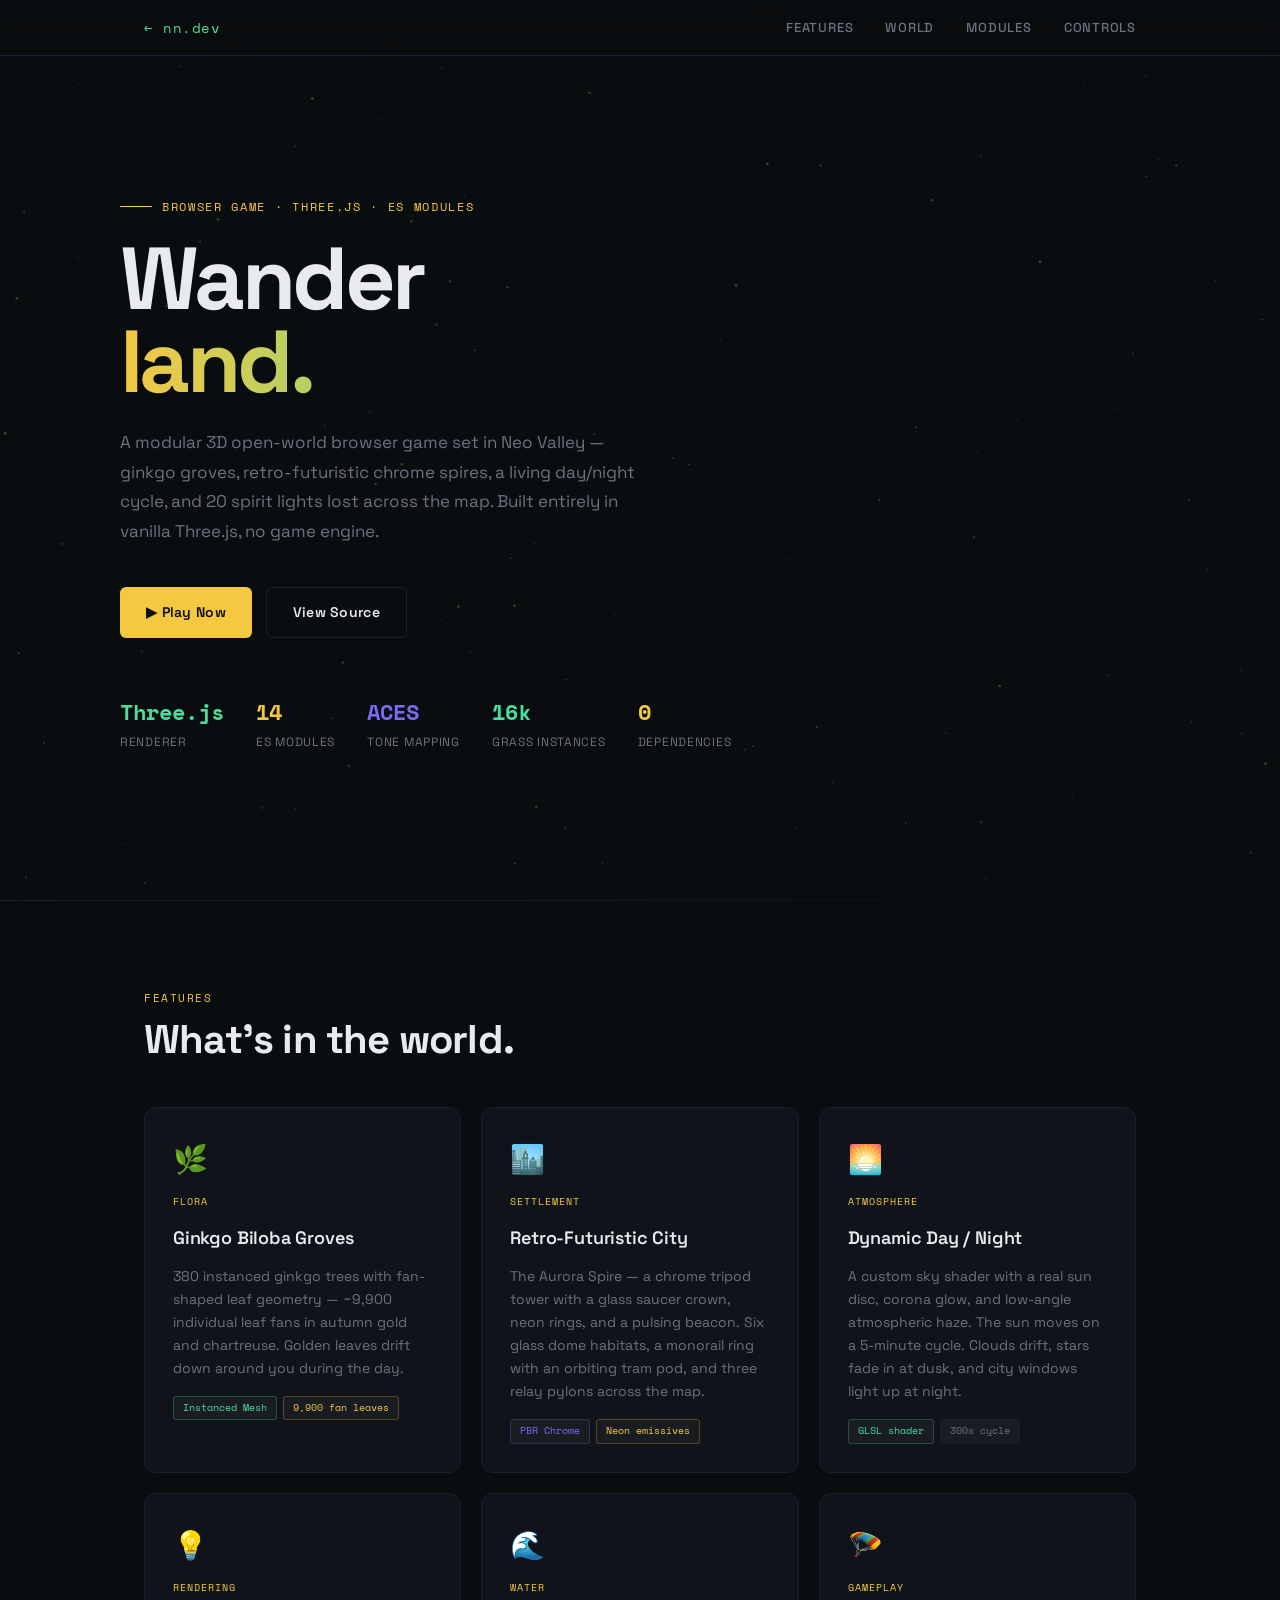
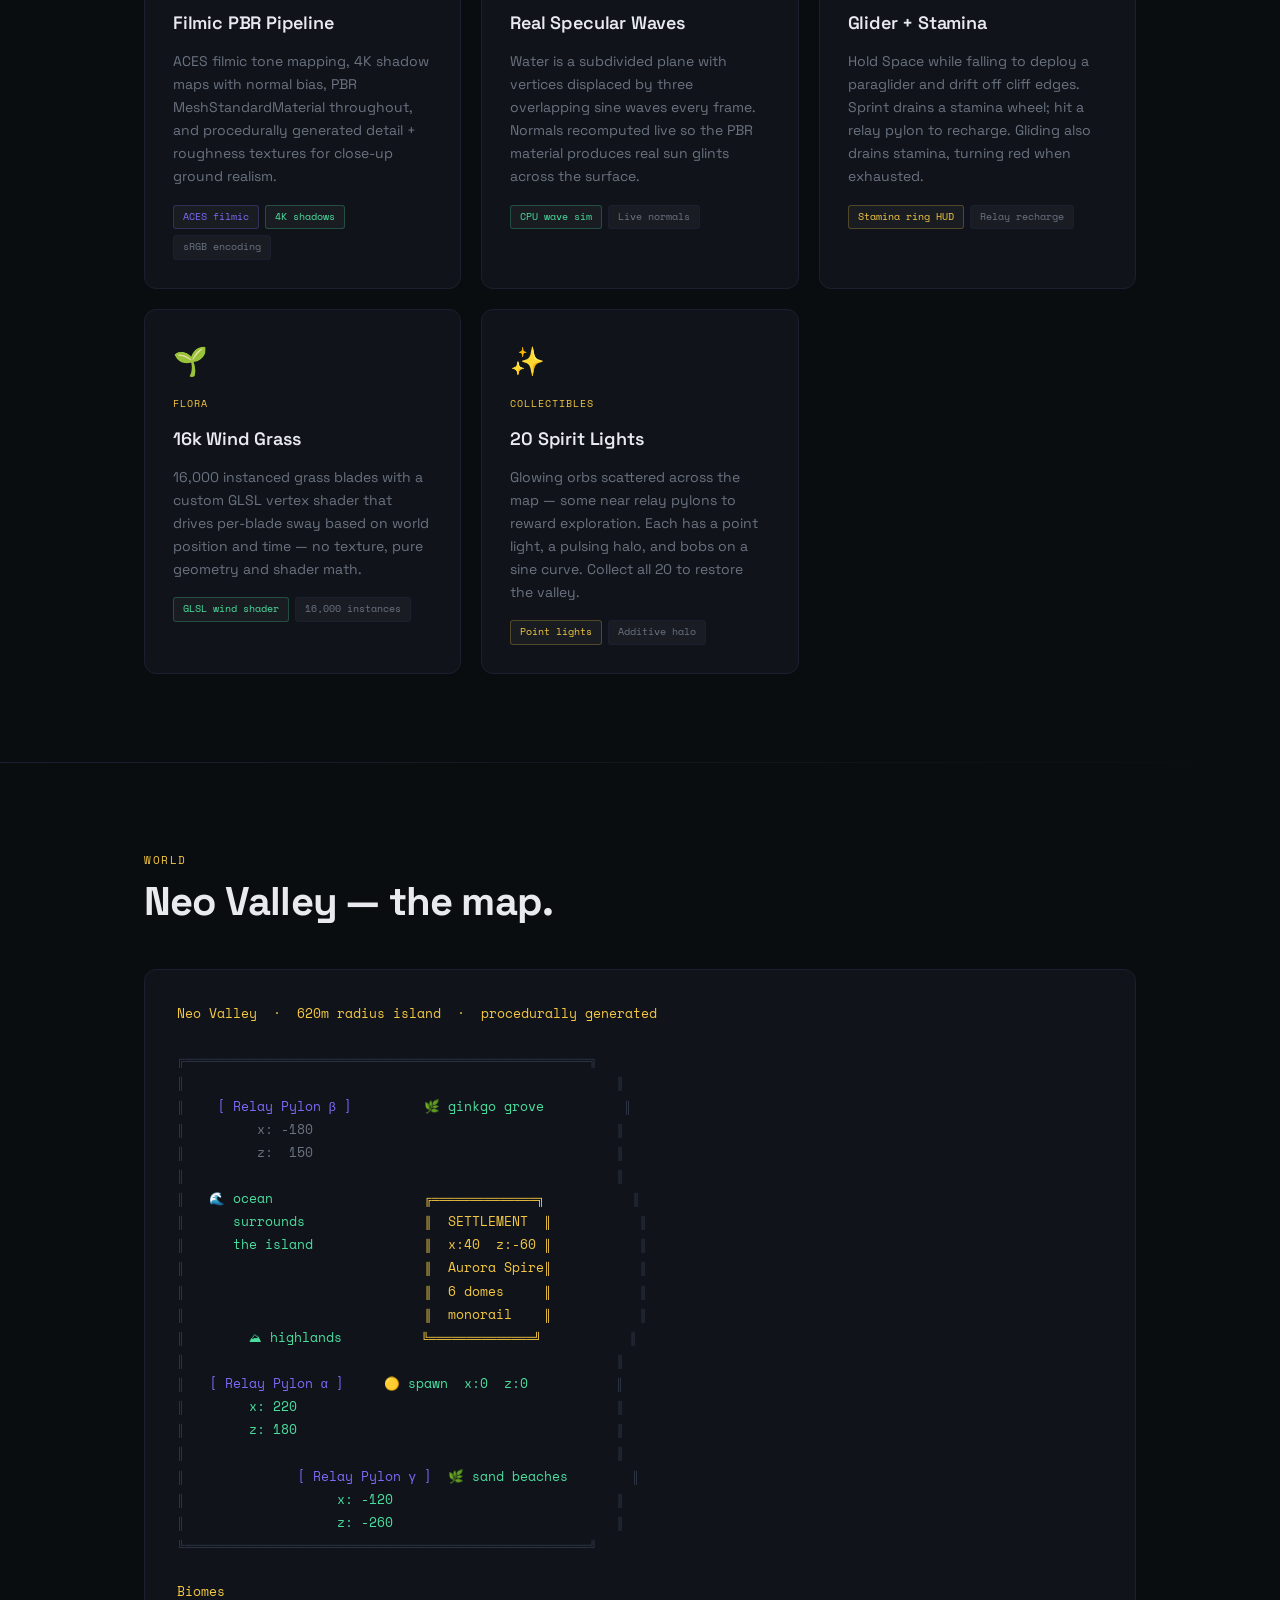
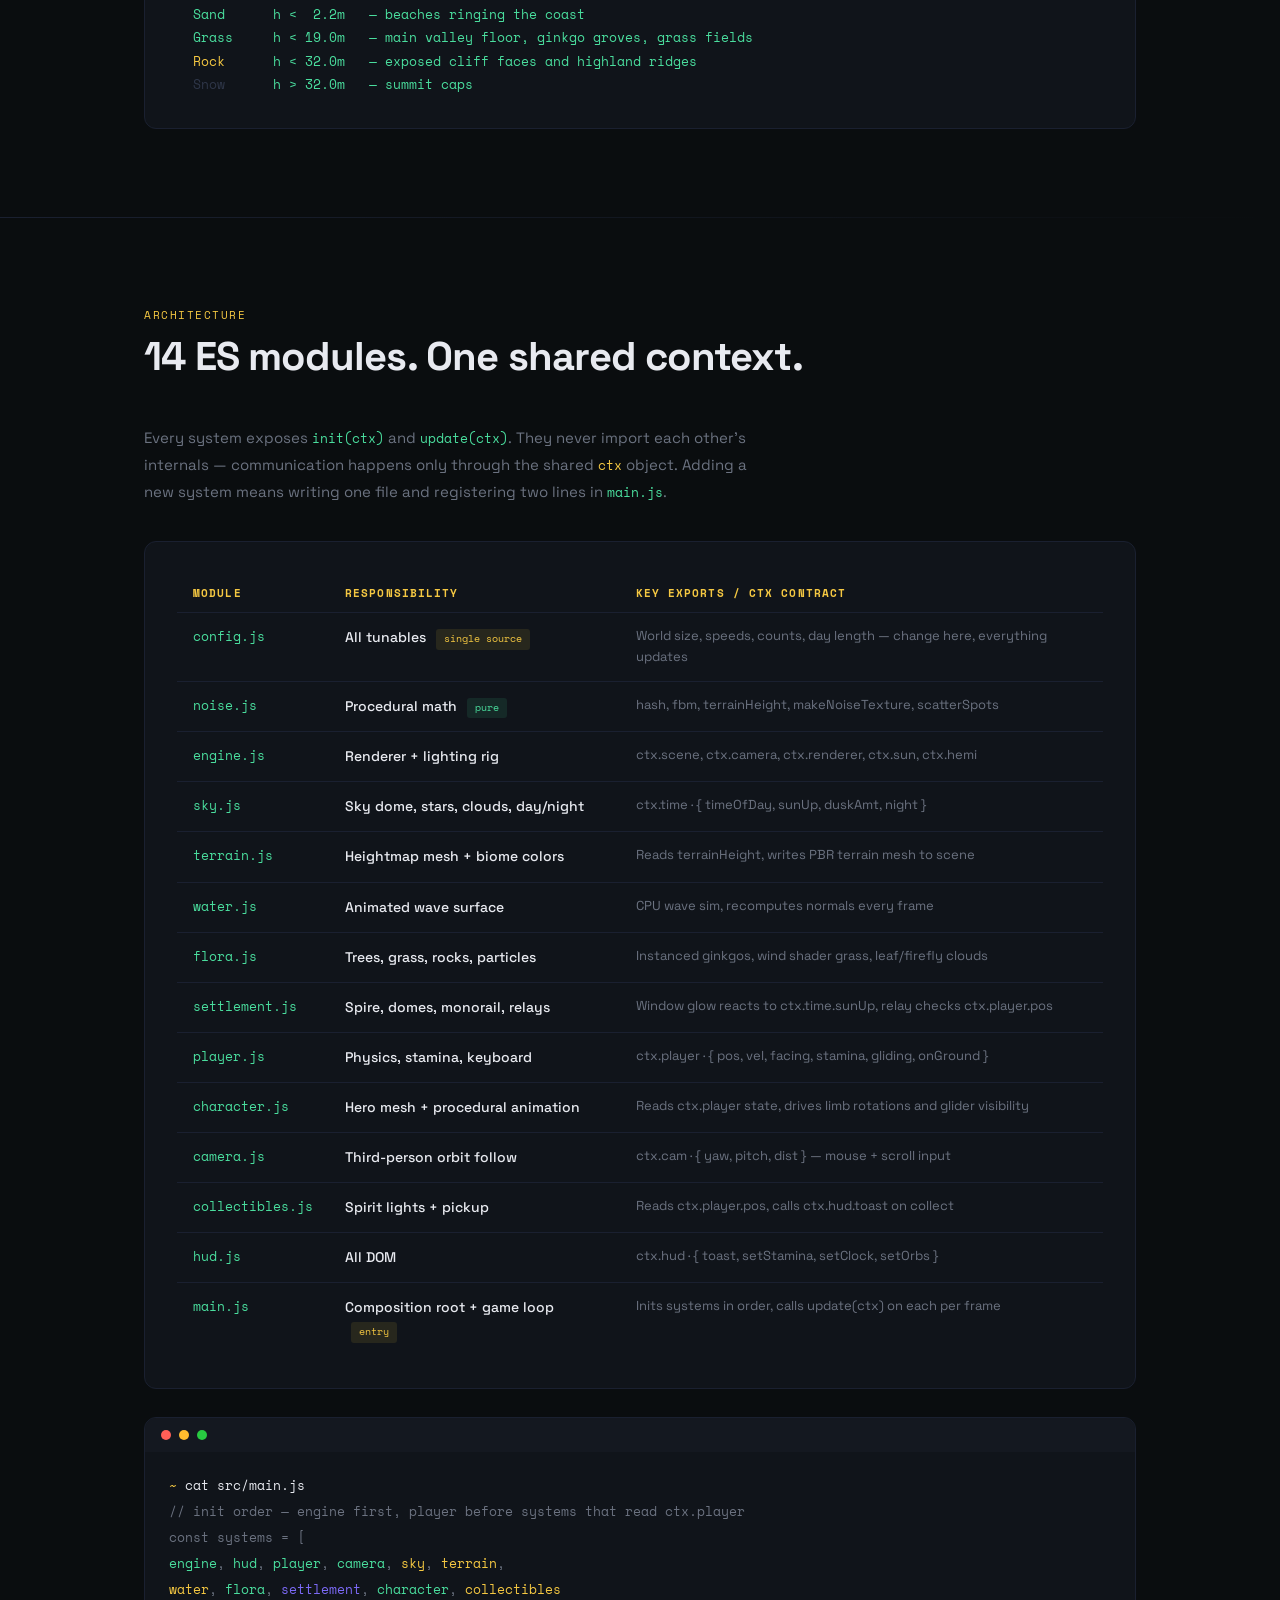
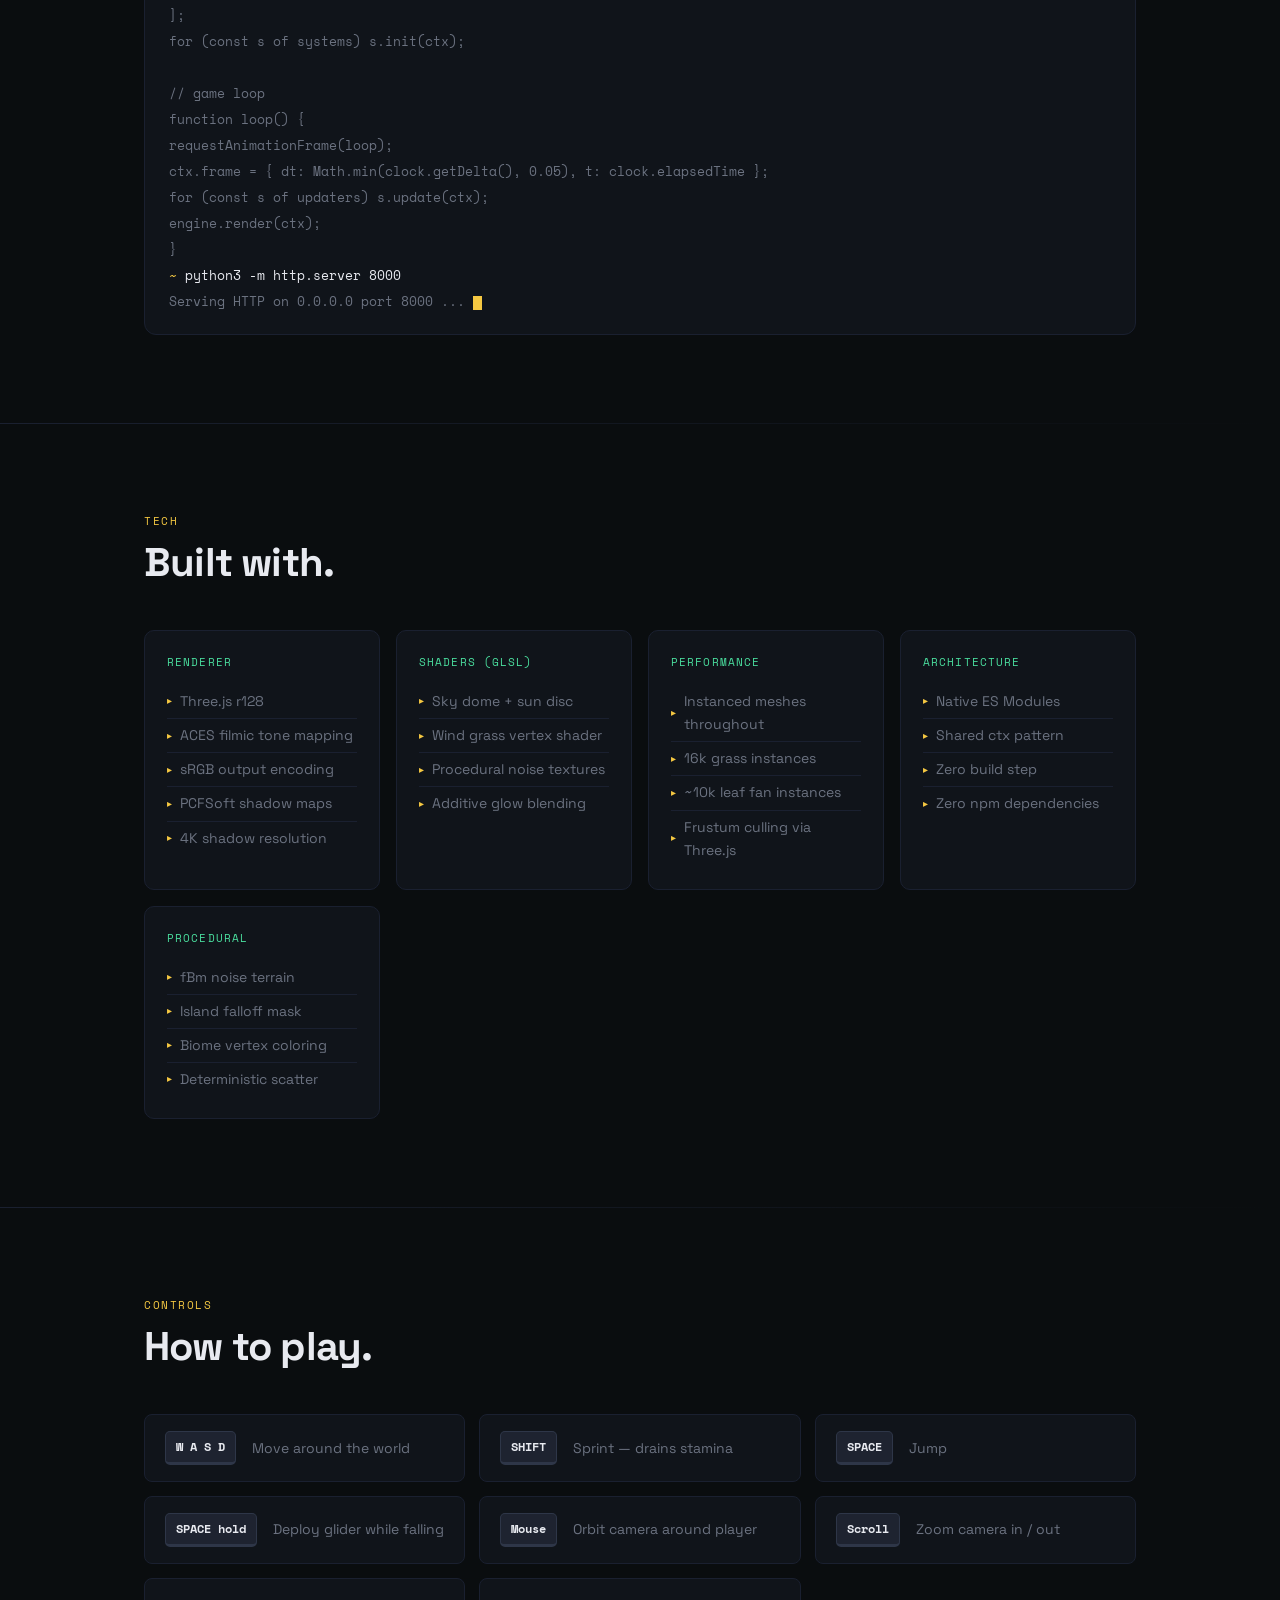
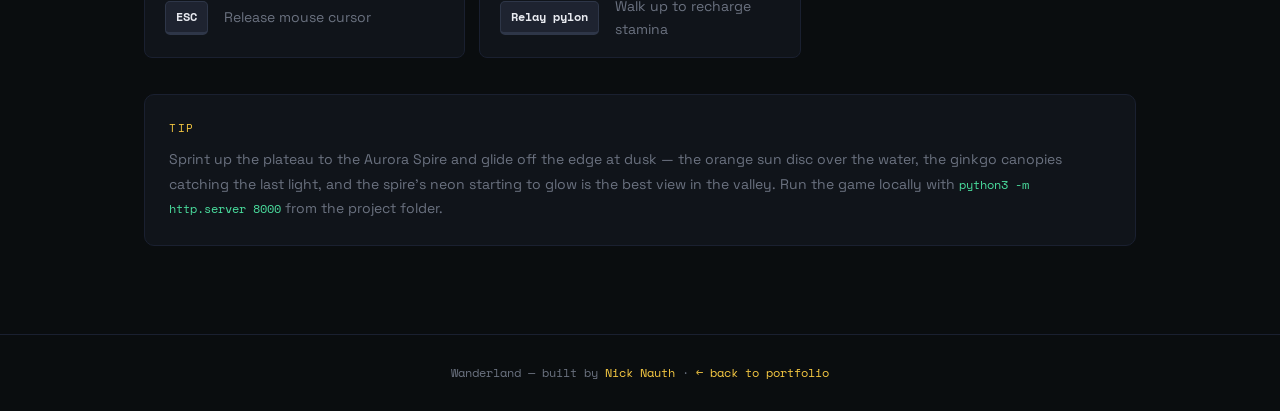
<file: wanderland.html>
<!DOCTYPE html>
<html lang="en">
<head>
  <meta charset="UTF-8">
  <meta name="viewport" content="width=device-width, initial-scale=1.0">
  <title>Nick Nauth — Wanderland</title>
  <link rel="preconnect" href="https://fonts.googleapis.com">
  <link href="https://fonts.googleapis.com/css2?family=Space+Grotesk:wght@300;400;500;600;700&family=Space+Mono:wght@400;700&display=swap" rel="stylesheet">
  <style>
    *, *::before, *::after { box-sizing: border-box; margin: 0; padding: 0; }

    :root {
      --bg:        #0a0d0f;
      --surface:   #10141a;
      --border:    #1a2030;
      --text:      #e8eaf0;
      --muted:     #6b7280;
      --accent:    #4ade9e;   /* ginkgo green */
      --accent2:   #7c6af7;   /* aurora violet */
      --accent3:   #f5c842;   /* spirit gold */
      --font-head: 'Space Grotesk', sans-serif;
      --font-mono: 'Space Mono', monospace;
    }

    html { scroll-behavior: smooth; }
    body {
      background: var(--bg); color: var(--text);
      font-family: var(--font-head); font-size: 16px;
      line-height: 1.65; -webkit-font-smoothing: antialiased;
    }
    a { color: inherit; text-decoration: none; }
    .container { max-width: 1040px; margin: 0 auto; padding: 0 24px; }

    /* ── NAV ── */
    nav {
      position: fixed; top: 0; left: 0; right: 0; z-index: 100;
      background: rgba(10,13,15,0.90); backdrop-filter: blur(14px);
      border-bottom: 1px solid var(--border);
    }
    .nav-inner {
      display: flex; align-items: center; justify-content: space-between;
      padding: 16px 24px; max-width: 1040px; margin: 0 auto;
    }
    .nav-logo { font-family: var(--font-mono); font-size: 14px; color: var(--accent); letter-spacing: 0.04em; }
    .nav-links { display: flex; gap: 32px; }
    .nav-links a { font-size: 13px; font-weight: 500; letter-spacing: 0.06em; text-transform: uppercase; color: var(--muted); transition: color 0.2s; }
    .nav-links a:hover { color: var(--text); }

    /* ── HERO ── */
    #hero {
      min-height: 100vh; display: flex; align-items: center;
      padding: 130px 24px 80px; position: relative; overflow: hidden;
    }
    /* animated starfield canvas sits behind */
    #starfield { position: absolute; inset: 0; z-index: 0; }
    .hero-inner { position: relative; z-index: 1; max-width: 1040px; margin: 0 auto; width: 100%; }

    .hero-eyebrow {
      font-family: var(--font-mono); font-size: 12px;
      color: var(--accent3); letter-spacing: 0.14em; text-transform: uppercase;
      margin-bottom: 20px; display: flex; align-items: center; gap: 10px;
    }
    .hero-eyebrow::before { content: ''; display: block; width: 32px; height: 1px; background: var(--accent3); }

    h1 {
      font-size: clamp(48px, 8vw, 88px); font-weight: 700;
      line-height: 0.95; letter-spacing: -0.04em; margin-bottom: 24px;
    }
    h1 .line1 { display: block; color: var(--text); }
    h1 .line2 {
      display: block;
      background: linear-gradient(90deg, var(--accent3) 0%, var(--accent) 50%, var(--accent2) 100%);
      -webkit-background-clip: text; -webkit-text-fill-color: transparent; background-clip: text;
    }

    .hero-sub { font-size: 17px; color: var(--muted); line-height: 1.75; max-width: 520px; margin-bottom: 40px; }

    .hero-actions { display: flex; gap: 14px; flex-wrap: wrap; margin-bottom: 56px; }
    .btn {
      display: inline-flex; align-items: center; gap: 8px;
      padding: 13px 26px; font-family: var(--font-head);
      font-size: 14px; font-weight: 600; letter-spacing: 0.02em;
      border-radius: 6px; cursor: pointer; transition: all 0.2s; border: none;
    }
    .btn-gold { background: var(--accent3); color: #0a0d0f; }
    .btn-gold:hover { background: #f7d76a; }
    .btn-ghost { background: transparent; color: var(--text); border: 1px solid var(--border); }
    .btn-ghost:hover { border-color: var(--accent3); color: var(--accent3); }

    .hero-stats { display: flex; flex-wrap: wrap; gap: 32px; }
    .hstat { display: flex; flex-direction: column; gap: 3px; }
    .hstat-val { font-family: var(--font-mono); font-size: 22px; font-weight: 700; }
    .hstat-val.g { color: var(--accent); }
    .hstat-val.v { color: var(--accent2); }
    .hstat-val.a { color: var(--accent3); }
    .hstat-label { font-size: 12px; color: var(--muted); letter-spacing: 0.06em; text-transform: uppercase; }

    /* ── SECTIONS ── */
    section { padding: 88px 0; }
    .section-label {
      font-family: var(--font-mono); font-size: 11px; color: var(--accent3);
      letter-spacing: 0.14em; text-transform: uppercase; margin-bottom: 10px;
    }
    h2 { font-size: clamp(26px, 4vw, 40px); font-weight: 700; letter-spacing: -0.02em; margin-bottom: 44px; line-height: 1.15; }
    .divider { width: 100%; height: 1px; background: linear-gradient(90deg, var(--border), transparent); }

    /* ── FEATURE GRID ── */
    .features { display: grid; grid-template-columns: repeat(auto-fill, minmax(300px, 1fr)); gap: 20px; }
    .feat-card {
      background: var(--surface); border: 1px solid var(--border);
      border-radius: 12px; padding: 28px;
      display: flex; flex-direction: column; gap: 12px;
      transition: border-color 0.2s, transform 0.2s;
    }
    .feat-card:hover { border-color: rgba(245,200,66,0.3); transform: translateY(-2px); }
    .feat-icon { font-size: 28px; }
    .feat-tag { font-family: var(--font-mono); font-size: 10px; letter-spacing: 0.1em; text-transform: uppercase; color: var(--accent3); }
    .feat-card h3 { font-size: 18px; font-weight: 600; letter-spacing: -0.01em; }
    .feat-card p { font-size: 14px; color: var(--muted); line-height: 1.65; }
    .pill-row { display: flex; flex-wrap: wrap; gap: 6px; margin-top: 4px; }
    .pill {
      font-family: var(--font-mono); font-size: 10px; padding: 3px 9px;
      border-radius: 3px; background: rgba(255,255,255,0.04);
      color: var(--muted); border: 1px solid var(--border);
    }
    .pill-g { border-color: rgba(74,222,158,0.25); color: var(--accent); }
    .pill-v { border-color: rgba(124,106,247,0.25); color: var(--accent2); }
    .pill-a { border-color: rgba(245,200,66,0.25); color: var(--accent3); }

    /* ── WORLD MAP (ASCII) ── */
    .arch-wrap {
      background: var(--surface); border: 1px solid var(--border);
      border-radius: 12px; padding: 32px; overflow-x: auto;
    }
    .arch {
      font-family: var(--font-mono); font-size: 12.5px;
      line-height: 1.85; color: var(--muted); white-space: pre;
      min-width: 560px;
    }
    .arch .g  { color: var(--accent); }
    .arch .v  { color: var(--accent2); }
    .arch .a  { color: var(--accent3); }
    .arch .dim { color: #2e3648; }

    /* ── MODULE TABLE ── */
    .mod-table { width: 100%; border-collapse: collapse; }
    .mod-table th {
      font-family: var(--font-mono); font-size: 11px; letter-spacing: 0.1em;
      text-transform: uppercase; color: var(--accent3); text-align: left;
      padding: 10px 16px; border-bottom: 1px solid var(--border);
    }
    .mod-table td { padding: 13px 16px; border-bottom: 1px solid var(--border); font-size: 14px; vertical-align: top; }
    .mod-table tr:last-child td { border-bottom: none; }
    .mod-table tr:hover td { background: rgba(255,255,255,0.015); }
    .mod-table td:first-child { font-family: var(--font-mono); color: var(--accent); font-size: 13px; white-space: nowrap; }
    .mod-table td:nth-child(2) { color: var(--text); font-weight: 500; }
    .mod-table td:last-child { color: var(--muted); font-size: 13px; line-height: 1.6; }
    .badge {
      display: inline-block; font-family: var(--font-mono); font-size: 10px;
      padding: 2px 8px; border-radius: 3px; margin-left: 6px;
    }
    .badge-g { background: rgba(74,222,158,0.1); color: var(--accent); }
    .badge-v { background: rgba(124,106,247,0.1); color: var(--accent2); }
    .badge-a { background: rgba(245,200,66,0.1); color: var(--accent3); }

    /* ── TECH BREAKDOWN ── */
    .tech-grid { display: grid; grid-template-columns: repeat(auto-fill, minmax(210px, 1fr)); gap: 16px; }
    .tech-group {
      background: var(--surface); border: 1px solid var(--border);
      border-radius: 10px; padding: 22px;
    }
    .tech-group-title {
      font-family: var(--font-mono); font-size: 11px; letter-spacing: 0.1em;
      text-transform: uppercase; color: var(--accent); margin-bottom: 14px;
    }
    .tech-group ul { list-style: none; }
    .tech-group li {
      font-size: 14px; color: var(--muted); padding: 5px 0;
      border-bottom: 1px solid var(--border);
      display: flex; align-items: center; gap: 8px;
    }
    .tech-group li:last-child { border-bottom: none; }
    .tech-group li::before { content: '▸'; color: var(--accent3); font-size: 10px; }

    /* ── CONTROLS ── */
    .controls-grid { display: grid; grid-template-columns: repeat(auto-fill, minmax(240px, 1fr)); gap: 14px; }
    .control-row {
      background: var(--surface); border: 1px solid var(--border);
      border-radius: 8px; padding: 16px 20px;
      display: flex; align-items: center; gap: 16px;
    }
    .key {
      font-family: var(--font-mono); font-size: 12px; font-weight: 700;
      background: #1e2330; border: 1px solid #2e3648; border-bottom: 3px solid #2e3648;
      border-radius: 5px; padding: 5px 10px; color: var(--text);
      white-space: nowrap; flex-shrink: 0;
    }
    .control-desc { font-size: 14px; color: var(--muted); }

    /* ── TERMINAL ── */
    .terminal {
      background: var(--surface); border: 1px solid var(--border);
      border-radius: 12px; overflow: hidden; font-family: var(--font-mono); font-size: 13px;
    }
    .terminal-bar {
      background: #141820; padding: 12px 16px;
      display: flex; align-items: center; gap: 8px;
    }
    .dot { width: 10px; height: 10px; border-radius: 50%; }
    .dot-r{background:#ff5f57;}.dot-y{background:#ffbd2e;}.dot-g{background:#28ca41;}
    .terminal-body { padding: 20px 24px; line-height: 2.0; }
    .t-p { color: var(--accent3); }
    .t-c { color: var(--text); }
    .t-o { color: var(--muted); }
    .t-g { color: var(--accent); }
    .t-v { color: var(--accent2); }
    .t-a { color: var(--accent3); }
    .cursor {
      display: inline-block; width: 9px; height: 14px;
      background: var(--accent3); vertical-align: middle;
      animation: blink 1.1s step-end infinite;
    }
    @keyframes blink { 0%,100%{opacity:1} 50%{opacity:0} }

    /* ── REVEAL ── */
    .reveal { opacity: 0; transform: translateY(22px); transition: opacity 0.55s ease, transform 0.55s ease; }
    .reveal.visible { opacity: 1; transform: none; }

    /* ── FOOTER ── */
    footer {
      border-top: 1px solid var(--border); padding: 28px 24px;
      text-align: center; font-family: var(--font-mono); font-size: 12px; color: var(--muted);
    }
    footer span { color: var(--accent3); }

    @media (max-width: 768px) {
      .nav-links { gap: 18px; }
      section { padding: 56px 0; }
      .hero-stats { gap: 20px; }
    }
  </style>
</head>
<body>

<canvas id="starfield"></canvas>

<!-- NAV -->
<nav>
  <div class="nav-inner">
    <a href="index.html" class="nav-logo">← nn.dev</a>
    <div class="nav-links">
      <a href="#features">Features</a>
      <a href="#world">World</a>
      <a href="#modules">Modules</a>
      <a href="#controls">Controls</a>
    </div>
  </div>
</nav>

<!-- HERO -->
<section id="hero">
  <div class="hero-inner">
    <div class="hero-eyebrow">Browser game · Three.js · ES Modules</div>
    <h1>
      <span class="line1">Wander</span>
      <span class="line2">land.</span>
    </h1>
    <p class="hero-sub">
      A modular 3D open-world browser game set in Neo Valley — ginkgo groves, 
      retro-futuristic chrome spires, a living day/night cycle, and 20 spirit 
      lights lost across the map. Built entirely in vanilla Three.js, no game engine.
    </p>
    <div class="hero-actions">
      <a href="wanderland/index.html" class="btn btn-gold">▶ Play Now</a>
      <a href="https://github.com/nicholosnauth/Portfolio-Website-Blog" target="_blank" class="btn btn-ghost">View Source</a>
    </div>
    <div class="hero-stats">
      <div class="hstat"><span class="hstat-val g">Three.js</span><span class="hstat-label">Renderer</span></div>
      <div class="hstat"><span class="hstat-val a">14</span><span class="hstat-label">ES Modules</span></div>
      <div class="hstat"><span class="hstat-val v">ACES</span><span class="hstat-label">Tone Mapping</span></div>
      <div class="hstat"><span class="hstat-val g">16k</span><span class="hstat-label">Grass Instances</span></div>
      <div class="hstat"><span class="hstat-val a">0</span><span class="hstat-label">Dependencies</span></div>
    </div>
  </div>
</section>

<div class="divider"></div>

<!-- FEATURES -->
<section id="features">
  <div class="container">
    <div class="reveal">
      <div class="section-label">Features</div>
      <h2>What's in the world.</h2>
    </div>
    <div class="features">

      <div class="feat-card reveal">
        <div class="feat-icon">🌿</div>
        <div class="feat-tag">Flora</div>
        <h3>Ginkgo Biloba Groves</h3>
        <p>380 instanced ginkgo trees with fan-shaped leaf geometry — ~9,900 individual leaf fans in autumn gold and chartreuse. Golden leaves drift down around you during the day.</p>
        <div class="pill-row">
          <span class="pill pill-g">Instanced Mesh</span>
          <span class="pill pill-a">9,900 fan leaves</span>
        </div>
      </div>

      <div class="feat-card reveal">
        <div class="feat-icon">🏙️</div>
        <div class="feat-tag">Settlement</div>
        <h3>Retro-Futuristic City</h3>
        <p>The Aurora Spire — a chrome tripod tower with a glass saucer crown, neon rings, and a pulsing beacon. Six glass dome habitats, a monorail ring with an orbiting tram pod, and three relay pylons across the map.</p>
        <div class="pill-row">
          <span class="pill pill-v">PBR Chrome</span>
          <span class="pill pill-a">Neon emissives</span>
        </div>
      </div>

      <div class="feat-card reveal">
        <div class="feat-icon">🌅</div>
        <div class="feat-tag">Atmosphere</div>
        <h3>Dynamic Day / Night</h3>
        <p>A custom sky shader with a real sun disc, corona glow, and low-angle atmospheric haze. The sun moves on a 5-minute cycle. Clouds drift, stars fade in at dusk, and city windows light up at night.</p>
        <div class="pill-row">
          <span class="pill pill-g">GLSL shader</span>
          <span class="pill">300s cycle</span>
        </div>
      </div>

      <div class="feat-card reveal">
        <div class="feat-icon">💡</div>
        <div class="feat-tag">Rendering</div>
        <h3>Filmic PBR Pipeline</h3>
        <p>ACES filmic tone mapping, 4K shadow maps with normal bias, PBR MeshStandardMaterial throughout, and procedurally generated detail + roughness textures for close-up ground realism.</p>
        <div class="pill-row">
          <span class="pill pill-v">ACES filmic</span>
          <span class="pill pill-g">4K shadows</span>
          <span class="pill">sRGB encoding</span>
        </div>
      </div>

      <div class="feat-card reveal">
        <div class="feat-icon">🌊</div>
        <div class="feat-tag">Water</div>
        <h3>Real Specular Waves</h3>
        <p>Water is a subdivided plane with vertices displaced by three overlapping sine waves every frame. Normals recomputed live so the PBR material produces real sun glints across the surface.</p>
        <div class="pill-row">
          <span class="pill pill-g">CPU wave sim</span>
          <span class="pill">Live normals</span>
        </div>
      </div>

      <div class="feat-card reveal">
        <div class="feat-icon">🪂</div>
        <div class="feat-tag">Gameplay</div>
        <h3>Glider + Stamina</h3>
        <p>Hold Space while falling to deploy a paraglider and drift off cliff edges. Sprint drains a stamina wheel; hit a relay pylon to recharge. Gliding also drains stamina, turning red when exhausted.</p>
        <div class="pill-row">
          <span class="pill pill-a">Stamina ring HUD</span>
          <span class="pill">Relay recharge</span>
        </div>
      </div>

      <div class="feat-card reveal">
        <div class="feat-icon">🌱</div>
        <div class="feat-tag">Flora</div>
        <h3>16k Wind Grass</h3>
        <p>16,000 instanced grass blades with a custom GLSL vertex shader that drives per-blade sway based on world position and time — no texture, pure geometry and shader math.</p>
        <div class="pill-row">
          <span class="pill pill-g">GLSL wind shader</span>
          <span class="pill">16,000 instances</span>
        </div>
      </div>

      <div class="feat-card reveal">
        <div class="feat-icon">✨</div>
        <div class="feat-tag">Collectibles</div>
        <h3>20 Spirit Lights</h3>
        <p>Glowing orbs scattered across the map — some near relay pylons to reward exploration. Each has a point light, a pulsing halo, and bobs on a sine curve. Collect all 20 to restore the valley.</p>
        <div class="pill-row">
          <span class="pill pill-a">Point lights</span>
          <span class="pill">Additive halo</span>
        </div>
      </div>

    </div>
  </div>
</section>

<div class="divider"></div>

<!-- WORLD -->
<section id="world">
  <div class="container">
    <div class="reveal">
      <div class="section-label">World</div>
      <h2>Neo Valley — the map.</h2>
    </div>
    <div class="arch-wrap reveal">
      <div class="arch"><span class="a">Neo Valley  ·  620m radius island  ·  procedurally generated</span>

<span class="dim">╔══════════════════════════════════════════════════════╗</span>
<span class="dim">║</span>                                                      <span class="dim">║</span>
<span class="dim">║</span>    <span class="v">[ Relay Pylon β ]</span>         <span class="g">🌿 ginkgo grove</span>          <span class="dim">║</span>
<span class="dim">║</span>         x: -180                                      <span class="dim">║</span>
<span class="dim">║</span>         z:  150                                      <span class="dim">║</span>
<span class="dim">║</span>                                                      <span class="dim">║</span>
<span class="dim">║</span>   <span class="g">🌊 ocean                   <span class="a">╔══════════════╗</span>           <span class="dim">║</span>
<span class="dim">║</span>      surrounds               <span class="a">║  SETTLEMENT  ║</span>           <span class="dim">║</span>
<span class="dim">║</span>      the island              <span class="a">║  x:40  z:-60 ║</span>           <span class="dim">║</span>
<span class="dim">║</span>                              <span class="a">║  Aurora Spire║</span>           <span class="dim">║</span>
<span class="dim">║</span>                              <span class="a">║  6 domes     ║</span>           <span class="dim">║</span>
<span class="dim">║</span>                              <span class="a">║  monorail    ║</span>           <span class="dim">║</span>
<span class="dim">║</span>        <span class="g">⛰ highlands</span>          <span class="a">╚══════════════╝</span>           <span class="dim">║</span>
<span class="dim">║</span>                                                      <span class="dim">║</span>
<span class="dim">║</span>   <span class="v">[ Relay Pylon α ]</span>     <span class="g">🟡 spawn  x:0  z:0</span>           <span class="dim">║</span>
<span class="dim">║</span>        x: 220                                        <span class="dim">║</span>
<span class="dim">║</span>        z: 180                                        <span class="dim">║</span>
<span class="dim">║</span>                                                      <span class="dim">║</span>
<span class="dim">║</span>              <span class="v">[ Relay Pylon γ ]</span>  <span class="g">🌿 sand beaches</span>        <span class="dim">║</span>
<span class="dim">║</span>                   x: -120                            <span class="dim">║</span>
<span class="dim">║</span>                   z: -260                            <span class="dim">║</span>
<span class="dim">╚══════════════════════════════════════════════════════╝</span>

<span class="a">Biomes</span>
  <span class="g">Sand</span>      h &lt;  2.2m   — beaches ringing the coast
  <span class="g">Grass</span>     h &lt; 19.0m   — main valley floor, ginkgo groves, grass fields
  <span class="a">Rock</span>      h &lt; 32.0m   — exposed cliff faces and highland ridges
  <span class="dim">Snow</span>      h &gt; 32.0m   — summit caps</div>
    </div>
  </div>
</section>

<div class="divider"></div>

<!-- MODULES -->
<section id="modules">
  <div class="container">
    <div class="reveal">
      <div class="section-label">Architecture</div>
      <h2>14 ES modules. One shared context.</h2>
    </div>

    <p class="reveal" style="color: var(--muted); max-width: 620px; margin-bottom: 36px; font-size: 15px; line-height: 1.8;">
      Every system exposes <code style="font-family: var(--font-mono); color: var(--accent); font-size: 13px;">init(ctx)</code> and <code style="font-family: var(--font-mono); color: var(--accent); font-size: 13px;">update(ctx)</code>.
      They never import each other's internals — communication happens only through
      the shared <code style="font-family: var(--font-mono); color: var(--accent3); font-size: 13px;">ctx</code> object. Adding a new system means writing one file and 
      registering two lines in <code style="font-family: var(--font-mono); color: var(--accent); font-size: 13px;">main.js</code>.
    </p>

    <div class="arch-wrap reveal" style="margin-bottom: 28px;">
      <table class="mod-table">
        <thead>
          <tr>
            <th>Module</th>
            <th>Responsibility</th>
            <th>Key exports / ctx contract</th>
          </tr>
        </thead>
        <tbody>
          <tr>
            <td>config.js</td>
            <td>All tunables <span class="badge badge-a">single source</span></td>
            <td>World size, speeds, counts, day length — change here, everything updates</td>
          </tr>
          <tr>
            <td>noise.js</td>
            <td>Procedural math <span class="badge badge-g">pure</span></td>
            <td>hash, fbm, terrainHeight, makeNoiseTexture, scatterSpots</td>
          </tr>
          <tr>
            <td>engine.js</td>
            <td>Renderer + lighting rig</td>
            <td>ctx.scene, ctx.camera, ctx.renderer, ctx.sun, ctx.hemi</td>
          </tr>
          <tr>
            <td>sky.js</td>
            <td>Sky dome, stars, clouds, day/night</td>
            <td>ctx.time · { timeOfDay, sunUp, duskAmt, night }</td>
          </tr>
          <tr>
            <td>terrain.js</td>
            <td>Heightmap mesh + biome colors</td>
            <td>Reads terrainHeight, writes PBR terrain mesh to scene</td>
          </tr>
          <tr>
            <td>water.js</td>
            <td>Animated wave surface</td>
            <td>CPU wave sim, recomputes normals every frame</td>
          </tr>
          <tr>
            <td>flora.js</td>
            <td>Trees, grass, rocks, particles</td>
            <td>Instanced ginkgos, wind shader grass, leaf/firefly clouds</td>
          </tr>
          <tr>
            <td>settlement.js</td>
            <td>Spire, domes, monorail, relays</td>
            <td>Window glow reacts to ctx.time.sunUp, relay checks ctx.player.pos</td>
          </tr>
          <tr>
            <td>player.js</td>
            <td>Physics, stamina, keyboard</td>
            <td>ctx.player · { pos, vel, facing, stamina, gliding, onGround }</td>
          </tr>
          <tr>
            <td>character.js</td>
            <td>Hero mesh + procedural animation</td>
            <td>Reads ctx.player state, drives limb rotations and glider visibility</td>
          </tr>
          <tr>
            <td>camera.js</td>
            <td>Third-person orbit follow</td>
            <td>ctx.cam · { yaw, pitch, dist } — mouse + scroll input</td>
          </tr>
          <tr>
            <td>collectibles.js</td>
            <td>Spirit lights + pickup</td>
            <td>Reads ctx.player.pos, calls ctx.hud.toast on collect</td>
          </tr>
          <tr>
            <td>hud.js</td>
            <td>All DOM</td>
            <td>ctx.hud · { toast, setStamina, setClock, setOrbs }</td>
          </tr>
          <tr>
            <td>main.js</td>
            <td>Composition root + game loop <span class="badge badge-a">entry</span></td>
            <td>Inits systems in order, calls update(ctx) on each per frame</td>
          </tr>
        </tbody>
      </table>
    </div>

    <div class="terminal reveal">
      <div class="terminal-bar">
        <div class="dot dot-r"></div><div class="dot dot-y"></div><div class="dot dot-g"></div>
      </div>
      <div class="terminal-body">
        <div><span class="t-p">~</span> <span class="t-c">cat src/main.js</span></div>
        <div class="t-o">// init order — engine first, player before systems that read ctx.player</div>
        <div class="t-o">const systems = [</div>
        <div class="t-o">  <span class="t-g">engine</span>, <span class="t-g">hud</span>, <span class="t-g">player</span>, <span class="t-g">camera</span>, <span class="t-a">sky</span>, <span class="t-a">terrain</span>,</div>
        <div class="t-o">  <span class="t-a">water</span>, <span class="t-g">flora</span>, <span class="t-v">settlement</span>, <span class="t-g">character</span>, <span class="t-a">collectibles</span></div>
        <div class="t-o">];</div>
        <div class="t-o">for (const s of systems) s.init(ctx);</div>
        <div>&nbsp;</div>
        <div class="t-o">// game loop</div>
        <div class="t-o">function loop() {</div>
        <div class="t-o">  requestAnimationFrame(loop);</div>
        <div class="t-o">  ctx.frame = { dt: Math.min(clock.getDelta(), 0.05), t: clock.elapsedTime };</div>
        <div class="t-o">  for (const s of updaters) s.update(ctx);</div>
        <div class="t-o">  engine.render(ctx);</div>
        <div class="t-o">}</div>
        <div><span class="t-p">~</span> <span class="t-c">python3 -m http.server 8000</span></div>
        <div class="t-o">Serving HTTP on 0.0.0.0 port 8000 ... <span class="cursor"></span></div>
      </div>
    </div>
  </div>
</section>

<div class="divider"></div>

<!-- TECH -->
<section>
  <div class="container">
    <div class="reveal">
      <div class="section-label">Tech</div>
      <h2>Built with.</h2>
    </div>
    <div class="tech-grid">
      <div class="tech-group reveal">
        <div class="tech-group-title">Renderer</div>
        <ul>
          <li>Three.js r128</li>
          <li>ACES filmic tone mapping</li>
          <li>sRGB output encoding</li>
          <li>PCFSoft shadow maps</li>
          <li>4K shadow resolution</li>
        </ul>
      </div>
      <div class="tech-group reveal">
        <div class="tech-group-title">Shaders (GLSL)</div>
        <ul>
          <li>Sky dome + sun disc</li>
          <li>Wind grass vertex shader</li>
          <li>Procedural noise textures</li>
          <li>Additive glow blending</li>
        </ul>
      </div>
      <div class="tech-group reveal">
        <div class="tech-group-title">Performance</div>
        <ul>
          <li>Instanced meshes throughout</li>
          <li>16k grass instances</li>
          <li>~10k leaf fan instances</li>
          <li>Frustum culling via Three.js</li>
        </ul>
      </div>
      <div class="tech-group reveal">
        <div class="tech-group-title">Architecture</div>
        <ul>
          <li>Native ES Modules</li>
          <li>Shared ctx pattern</li>
          <li>Zero build step</li>
          <li>Zero npm dependencies</li>
        </ul>
      </div>
      <div class="tech-group reveal">
        <div class="tech-group-title">Procedural</div>
        <ul>
          <li>fBm noise terrain</li>
          <li>Island falloff mask</li>
          <li>Biome vertex coloring</li>
          <li>Deterministic scatter</li>
        </ul>
      </div>
    </div>
  </div>
</section>

<div class="divider"></div>

<!-- CONTROLS -->
<section id="controls">
  <div class="container">
    <div class="reveal">
      <div class="section-label">Controls</div>
      <h2>How to play.</h2>
    </div>
    <div class="controls-grid reveal">
      <div class="control-row"><span class="key">W A S D</span><span class="control-desc">Move around the world</span></div>
      <div class="control-row"><span class="key">SHIFT</span><span class="control-desc">Sprint — drains stamina</span></div>
      <div class="control-row"><span class="key">SPACE</span><span class="control-desc">Jump</span></div>
      <div class="control-row"><span class="key">SPACE hold</span><span class="control-desc">Deploy glider while falling</span></div>
      <div class="control-row"><span class="key">Mouse</span><span class="control-desc">Orbit camera around player</span></div>
      <div class="control-row"><span class="key">Scroll</span><span class="control-desc">Zoom camera in / out</span></div>
      <div class="control-row"><span class="key">ESC</span><span class="control-desc">Release mouse cursor</span></div>
      <div class="control-row"><span class="key">Relay pylon</span><span class="control-desc">Walk up to recharge stamina</span></div>
    </div>

    <div style="margin-top: 36px; padding: 24px; background: var(--surface); border: 1px solid var(--border); border-radius: 10px;" class="reveal">
      <div class="section-label" style="margin-bottom: 10px;">Tip</div>
      <p style="color: var(--muted); font-size: 14px; line-height: 1.75;">
        Sprint up the plateau to the Aurora Spire and glide off the edge at dusk — 
        the orange sun disc over the water, the ginkgo canopies catching the last light, 
        and the spire's neon starting to glow is the best view in the valley.
        Run the game locally with <code style="font-family: var(--font-mono); color: var(--accent); font-size: 12px;">python3 -m http.server 8000</code> from the project folder.
      </p>
    </div>
  </div>
</section>

<!-- FOOTER -->
<footer>
  <p>Wanderland — built by <span>Nick Nauth</span> · <a href="index.html" style="color: var(--accent3);">← back to portfolio</a></p>
</footer>

<!-- starfield canvas -->
<script>
  // tiny starfield behind the hero
  const canvas = document.getElementById('starfield');
  const ctx2d = canvas.getContext('2d');
  let stars = [];
  function resize() {
    canvas.width = innerWidth; canvas.height = innerHeight;
    stars = Array.from({ length: 160 }, () => ({
      x: Math.random() * innerWidth, y: Math.random() * innerHeight,
      r: Math.random() * 1.2 + 0.3, o: Math.random() * 0.5 + 0.1,
      s: (Math.random() - 0.5) * 0.08
    }));
  }
  resize();
  addEventListener('resize', resize);
  function drawStars() {
    ctx2d.clearRect(0, 0, canvas.width, canvas.height);
    for (const s of stars) {
      s.x += s.s; if (s.x < 0) s.x = canvas.width; if (s.x > canvas.width) s.x = 0;
      ctx2d.beginPath();
      ctx2d.arc(s.x, s.y, s.r, 0, Math.PI * 2);
      ctx2d.fillStyle = `rgba(245,200,66,${s.o * 0.5})`;
      ctx2d.fill();
    }
    requestAnimationFrame(drawStars);
  }
  drawStars();

  // scroll reveal
  const obs = new IntersectionObserver((entries) => {
    entries.forEach(en => { if (en.isIntersecting) { en.target.classList.add('visible'); obs.unobserve(en.target); } });
  }, { threshold: 0.1 });
  document.querySelectorAll('.reveal').forEach(el => obs.observe(el));
</script>
</body>
</html>
</file>
